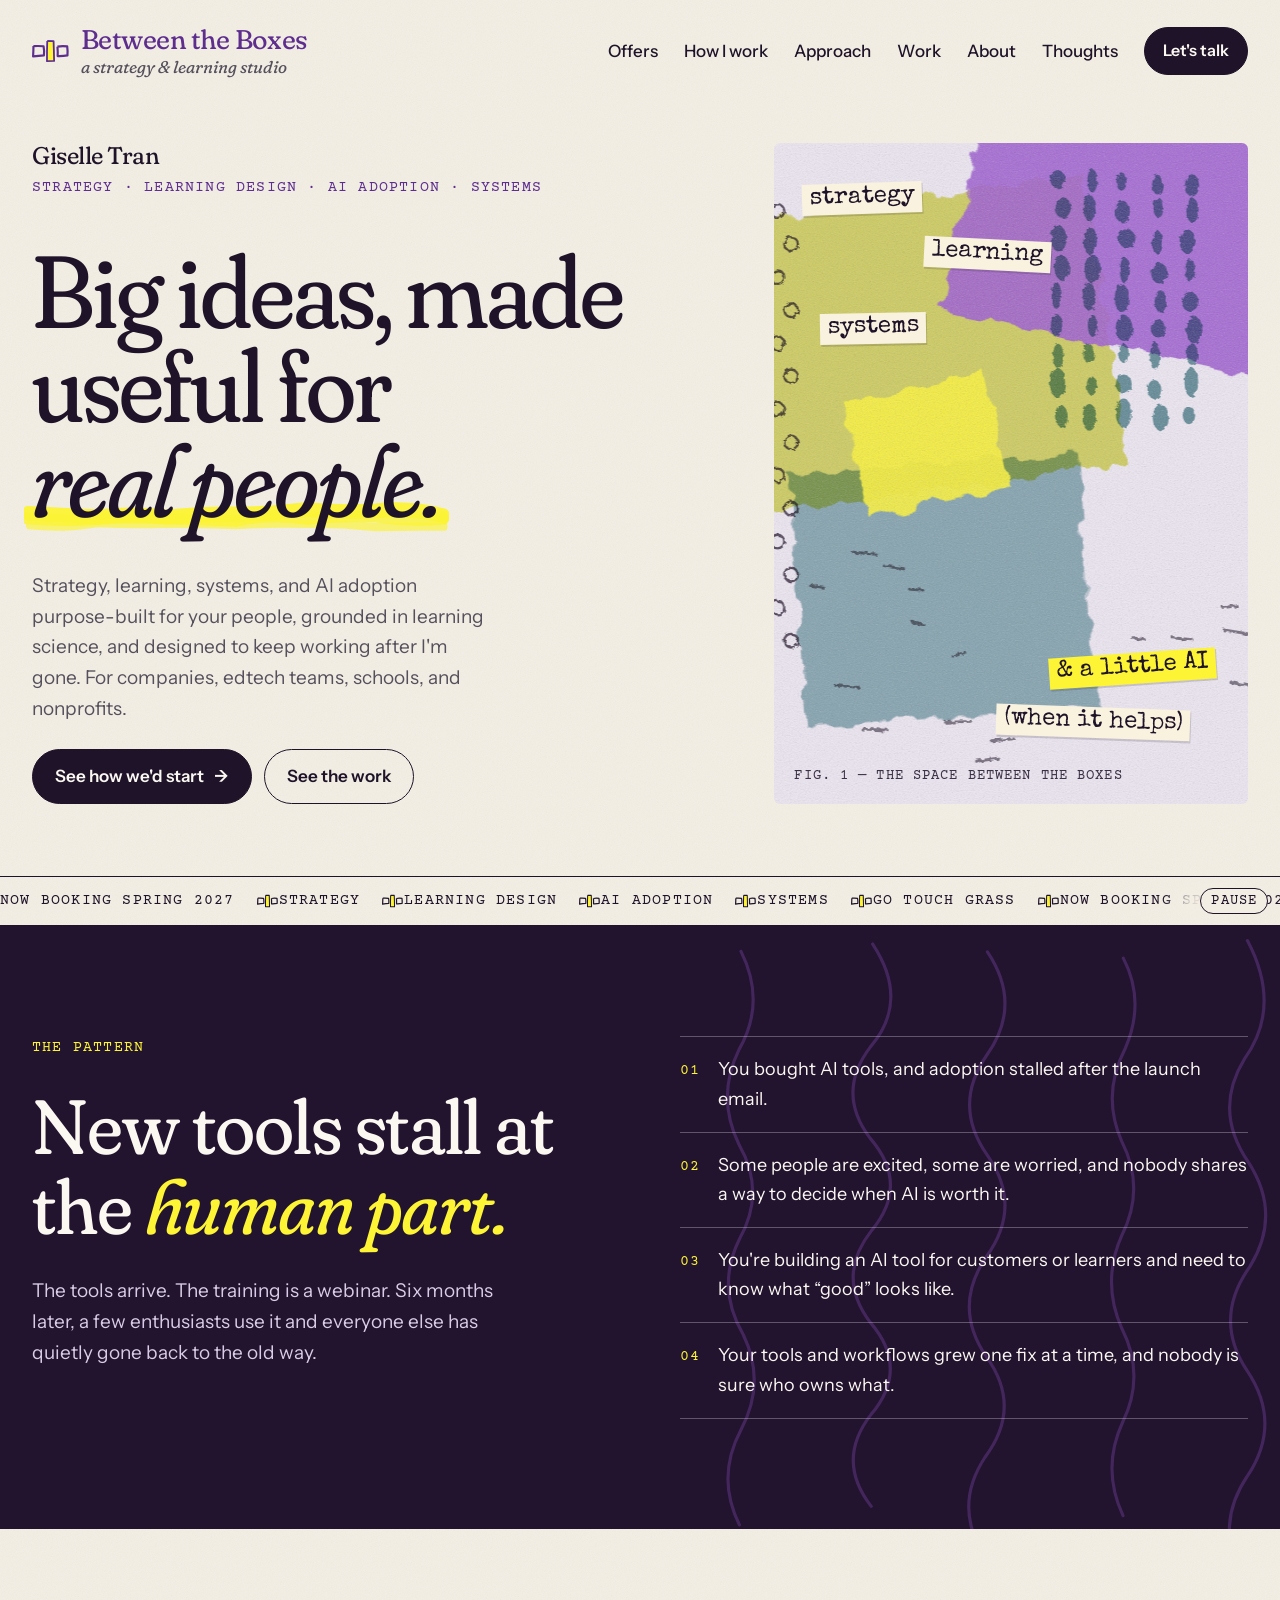
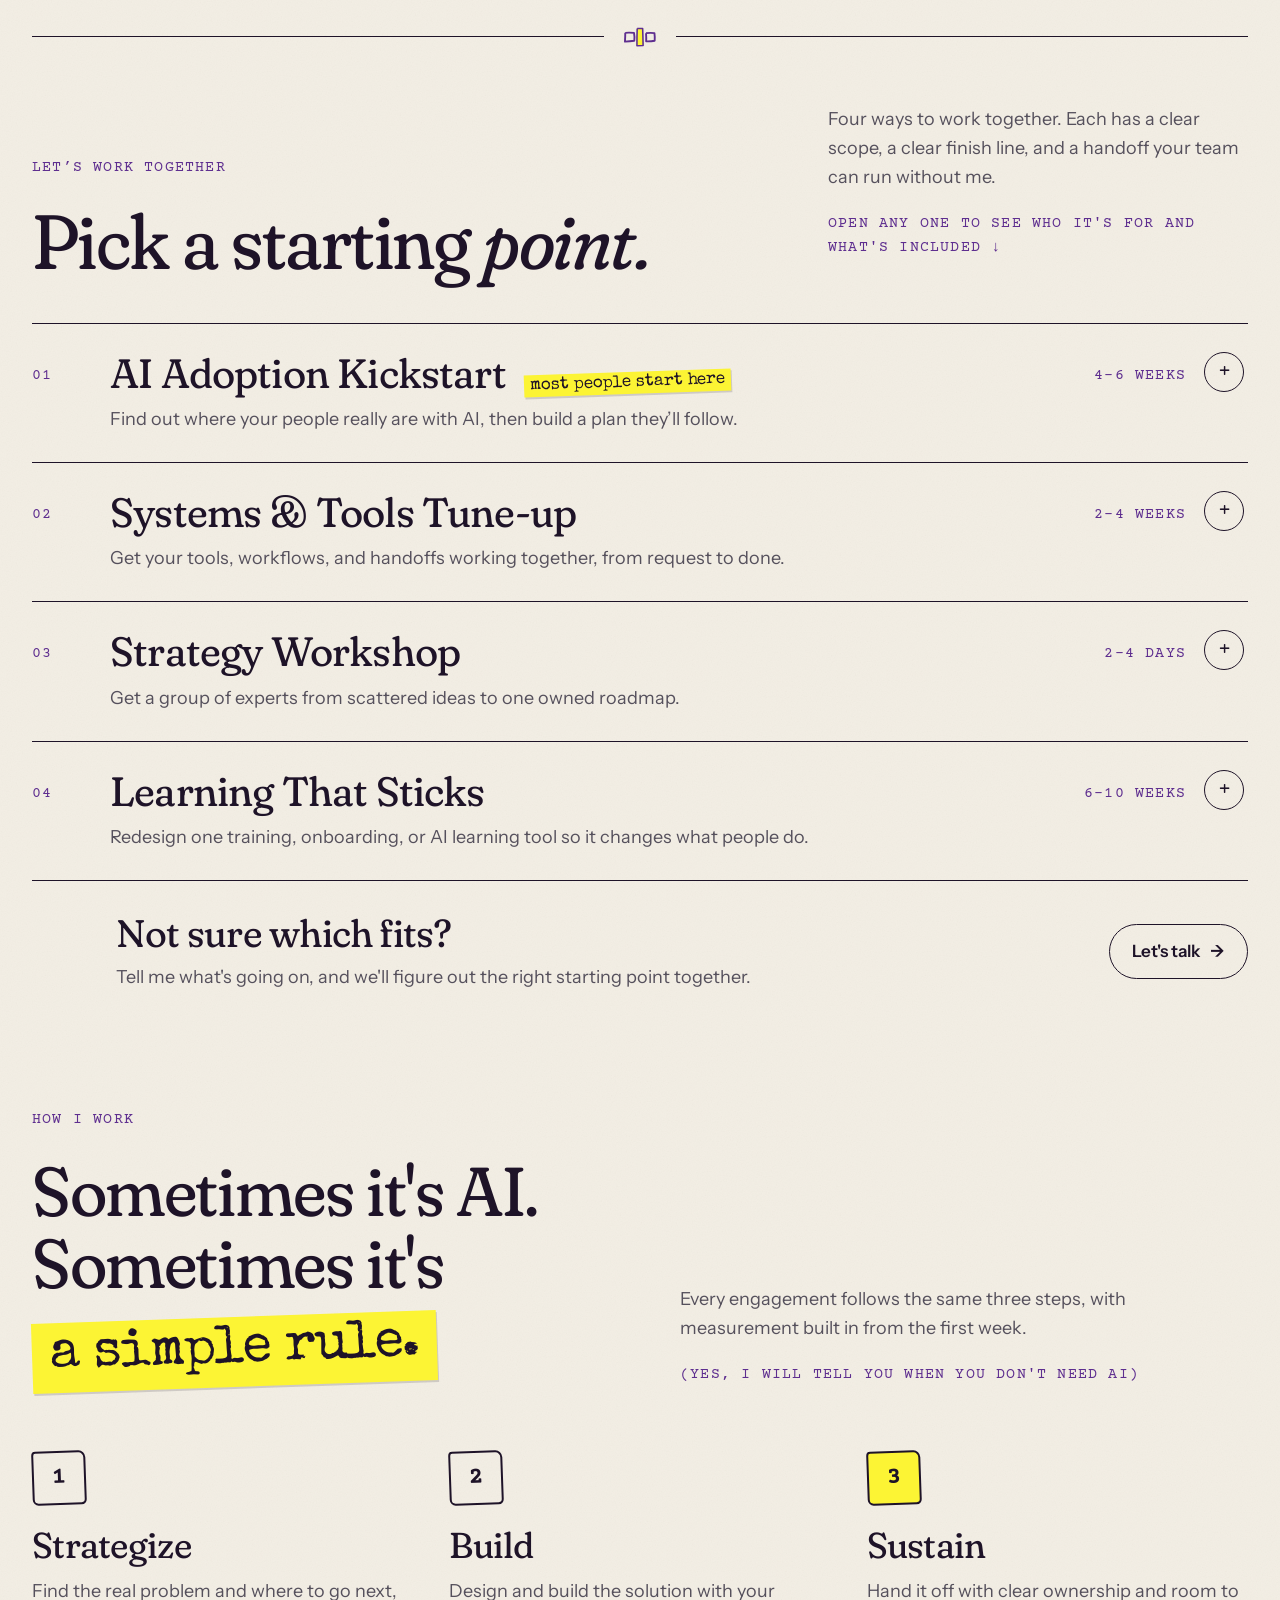
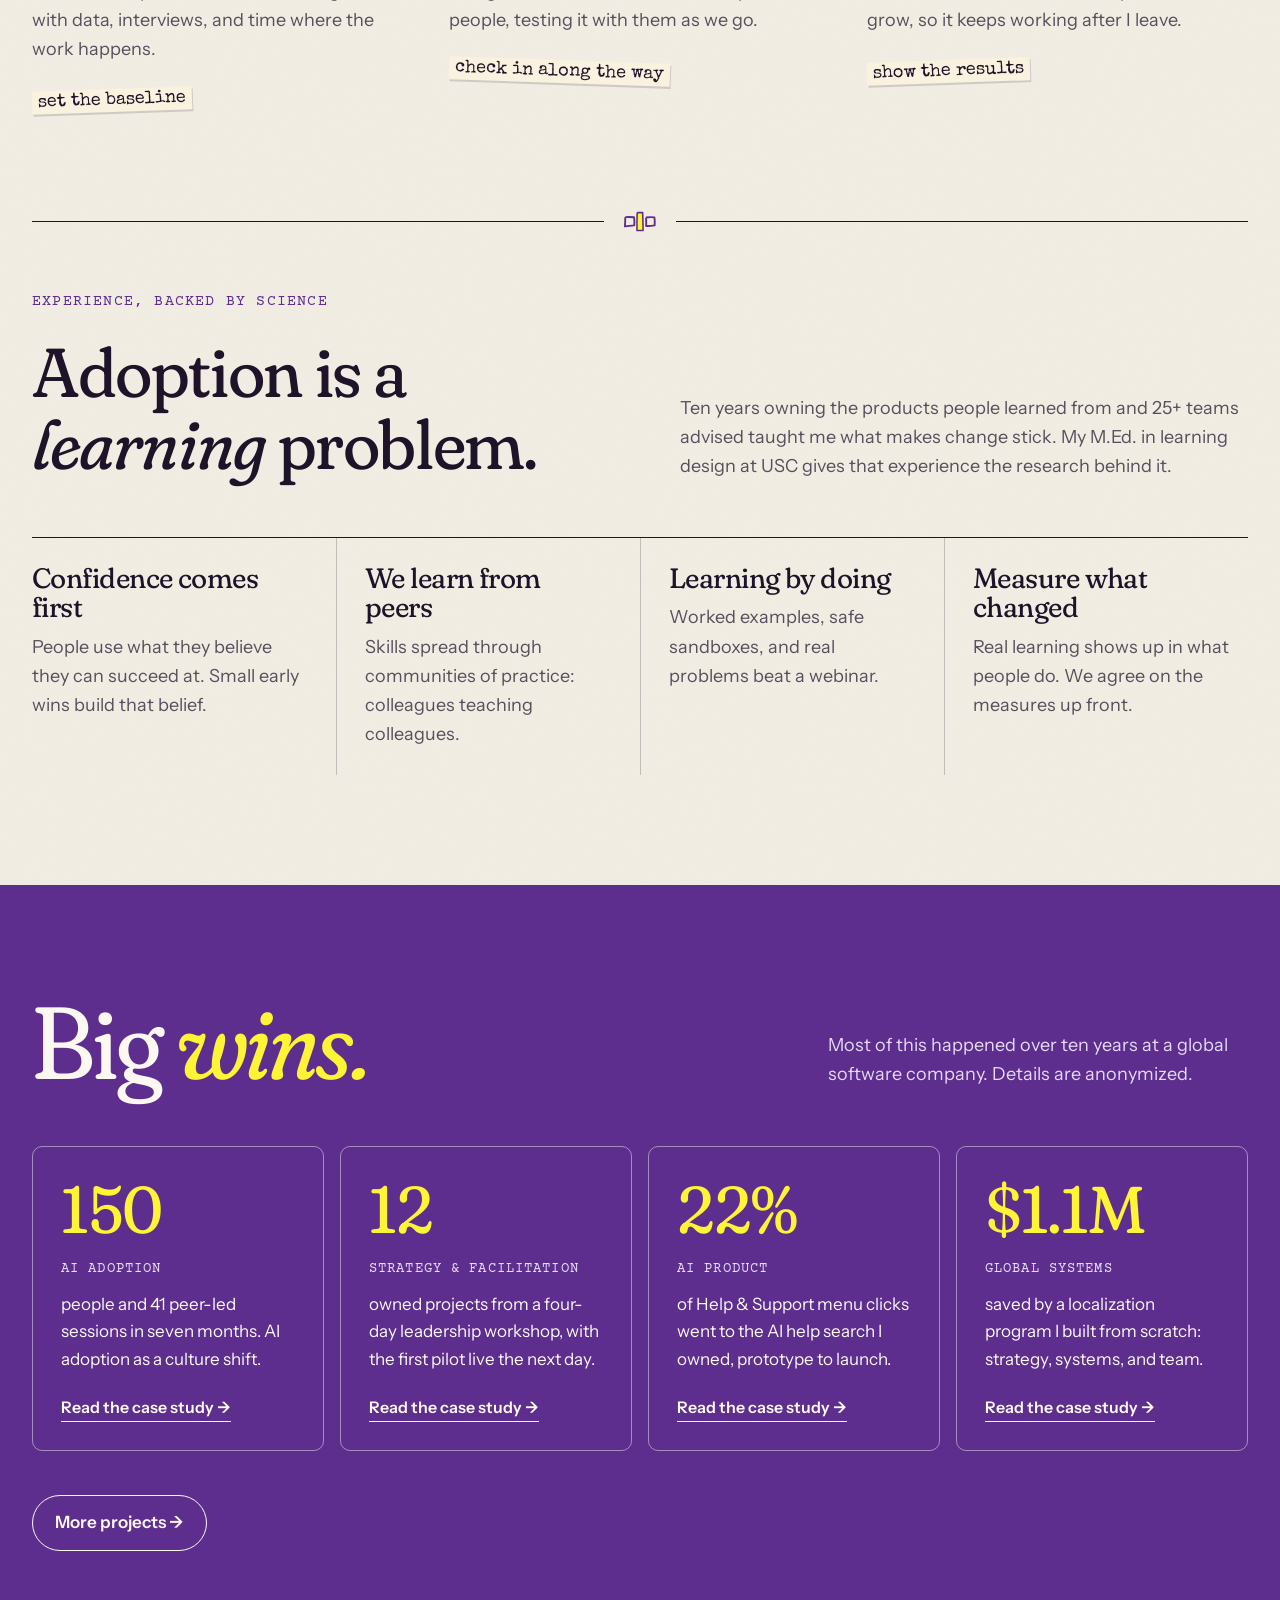
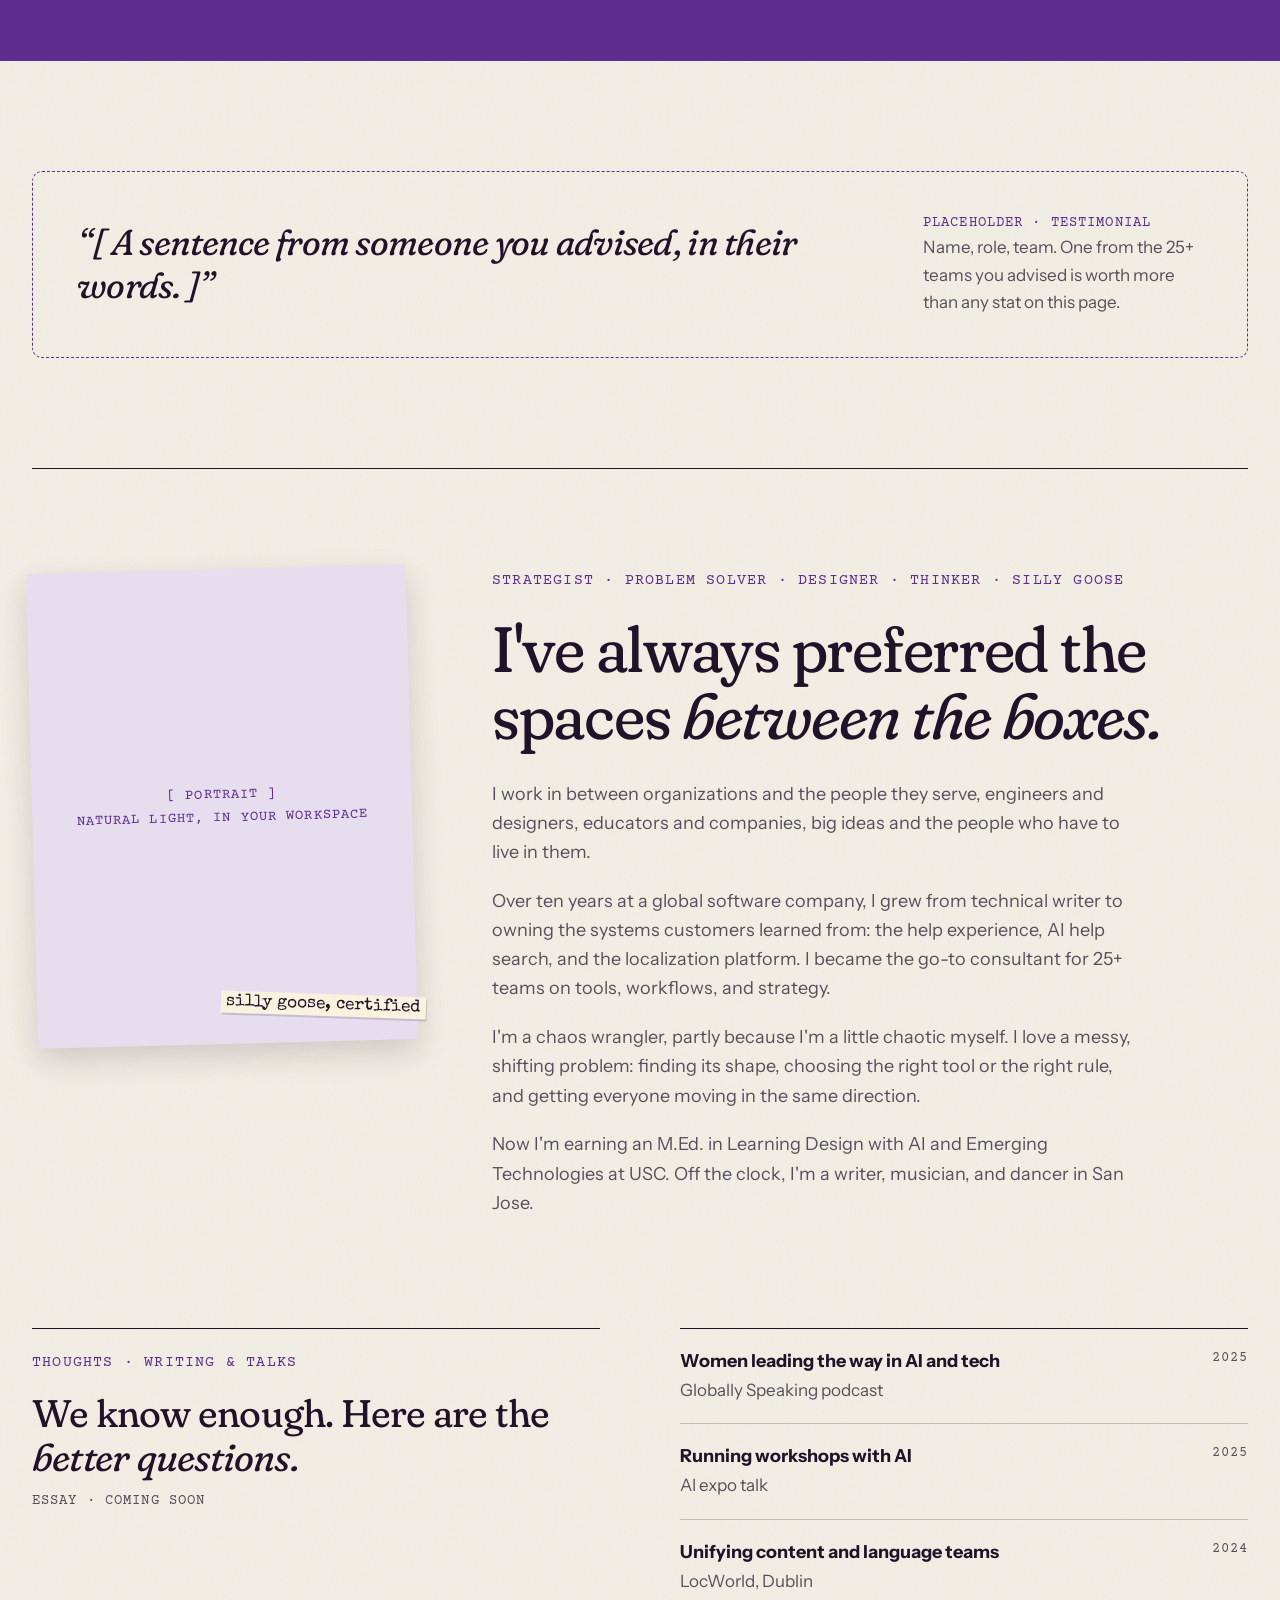
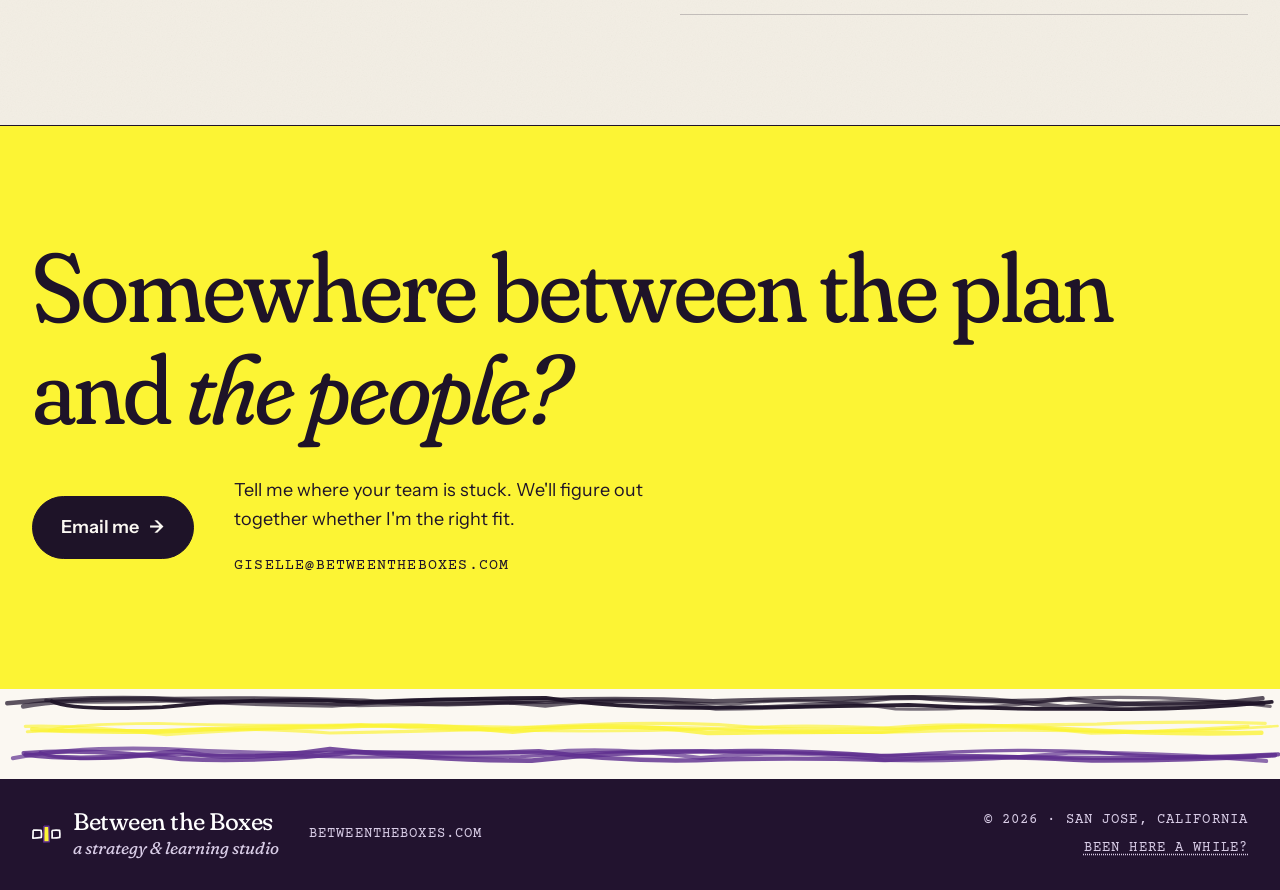
<file: index.html>
<!doctype html>
<html lang="en">
<head>
  <meta charset="utf-8">
  <meta name="viewport" content="width=device-width, initial-scale=1">
  <title>Between the Boxes · a strategy &amp; learning studio</title>
  <meta name="description" content="A strategy and learning studio by Giselle Tran: strategy, learning design, AI adoption, and systems purpose-built for your people.">
  <link rel="canonical" href="https://betweentheboxes.com/">
  <link rel="icon" href="assets/img/favicon.svg" type="image/svg+xml">
  <link rel="preconnect" href="https://fonts.googleapis.com">
  <link rel="preconnect" href="https://fonts.gstatic.com" crossorigin>
  <link rel="stylesheet" href="https://fonts.googleapis.com/css2?family=Fraunces:ital,opsz,wght,SOFT,WONK@0,9..144,300..800,0..100,0..1;1,9..144,300..800,0..100,0..1&amp;family=Instrument+Sans:wght@400;500;600&amp;family=Courier+Prime:wght@400;700&amp;family=Special+Elite&amp;display=swap">
  <link rel="stylesheet" href="assets/css/tokens.css">
  <link rel="stylesheet" href="assets/css/base.css">
  <link rel="stylesheet" href="assets/css/layout.css">
  <link rel="stylesheet" href="assets/css/components.css">
  <link rel="stylesheet" href="assets/css/home.css">
  <script src="assets/js/main.js" defer></script>
</head>
<body>

  <!-- ===== Header ===== -->
  <header class="site-header container">
    <a class="brand" href="#top">
      <img class="brand__mark" src="assets/img/logo-mark.svg" alt="" width="37" height="28">
      <span class="brand__text">
        <span class="brand__name">Between the Boxes</span>
        <span class="brand__tagline">a strategy &amp; learning studio</span>
      </span>
    </a>
    <nav class="site-nav" aria-label="Main">
      <a href="#offers">Offers</a>
      <a href="#how">How I work</a>
      <a href="#approach">Approach</a>
      <a href="#work">Work</a>
      <a href="#about">About</a>
      <a href="#thoughts">Thoughts</a>
      <a class="btn btn--solid btn--small" href="#contact">Let's talk</a>
    </nav>
  </header>

  <main id="top">

    <!-- ===== Hero ===== -->
    <section class="hero container">
      <div class="hero__main">
        <div>
          <p class="serif hero__name">Giselle Tran</p>
          <p class="label label--brand">Strategy · Learning design · AI adoption · Systems</p>
        </div>
        <h1 class="display-xl">Big ideas, made useful for <span class="scribble"><em>real people.</em></span></h1>
        <div class="hero__foot">
          <p class="hero__intro">Strategy, learning, systems, and AI adoption purpose-built for your people, grounded in learning science, and designed to keep working after I'm gone. For companies, edtech teams, schools, and nonprofits.</p>
          <div class="btn-row">
            <a class="btn btn--solid" href="#offers">See how we'd start <span aria-hidden="true">→</span></a>
            <a class="btn" href="#work">See the work</a>
          </div>
        </div>
      </div>
      <figure class="print-panel" aria-label="Collage-style print with the words strategy, learning, systems, and a little AI when it helps">
        <span class="strip print-panel__strip--1">strategy</span>
        <span class="strip print-panel__strip--2">learning</span>
        <span class="strip print-panel__strip--3">systems</span>
        <span class="strip strip--yellow print-panel__strip--4">&amp; a little AI</span>
        <span class="strip print-panel__strip--5">(when it helps)</span>
        <figcaption class="label label--small">fig. 1 — the space between the boxes</figcaption>
      </figure>
    </section>

    <!-- ===== Ticker ===== -->
    <div class="ticker label" aria-label="Now booking spring 2027">
      <div class="ticker__track">
        <span class="ticker__item">Now booking spring 2027 <img src="assets/img/logo-mark-ink.svg" alt="" width="21" height="16"></span>
        <span class="ticker__item">Strategy <img src="assets/img/logo-mark-ink.svg" alt="" width="21" height="16"></span>
        <span class="ticker__item">Learning design <img src="assets/img/logo-mark-ink.svg" alt="" width="21" height="16"></span>
        <span class="ticker__item">AI adoption <img src="assets/img/logo-mark-ink.svg" alt="" width="21" height="16"></span>
        <span class="ticker__item">Systems <img src="assets/img/logo-mark-ink.svg" alt="" width="21" height="16"></span>
        <span class="ticker__item">Go touch grass <img src="assets/img/logo-mark-ink.svg" alt="" width="21" height="16"></span>
      </div>
      <button class="ticker__toggle label label--small" type="button" aria-pressed="false">Pause</button>
    </div>

    <!-- ===== The pattern ===== -->
    <section class="pattern section--night section--pad">
      <div class="container split">
        <div>
          <p class="label label--yellow">The pattern</p>
          <h2 class="display-l pattern__title">New tools stall at the <em>human part.</em></h2>
          <p class="pattern__intro">The tools arrive. The training is a webinar. Six months later, a few enthusiasts use it and everyone else has quietly gone back to the old way.</p>
        </div>
        <ol class="pattern__list">
          <li><span class="label label--yellow">01</span>You bought AI tools, and adoption stalled after the launch email.</li>
          <li><span class="label label--yellow">02</span>Some people are excited, some are worried, and nobody shares a way to decide when AI is worth it.</li>
          <li><span class="label label--yellow">03</span>You're building an AI tool for customers or learners and need to know what “good” looks like.</li>
          <li><span class="label label--yellow">04</span>Your tools and workflows grew one fix at a time, and nobody is sure who owns what.</li>
        </ol>
      </div>
    </section>

    <div class="divider container" aria-hidden="true"><img src="assets/img/logo-mark.svg" alt=""></div>

    <!-- ===== Offers ===== -->
    <section id="offers" class="container">
      <div class="section-head">
        <div>
          <p class="label label--brand">Let’s work together</p>
          <h2 class="display-l">Pick a starting <em>point.</em></h2>
        </div>
        <div class="section-head__intro">
          <p class="muted">Four ways to work together. Each has a clear scope, a clear finish line, and a handoff your team can run without me.</p>
          <p class="label label--brand">Open any one to see who it's for and what's included ↓</p>
        </div>
      </div>
      <div class="offers">
        <details class="offer" id="offer-kickstart">
          <summary class="offer__summary">
            <span class="label offer__num">01</span>
            <span>
              <span class="serif offer__name">AI Adoption Kickstart</span> <span class="strip strip--yellow offer__badge">most people start here</span>
              <span class="offer__pitch">Find out where your people really are with AI, then build a plan they’ll follow.</span>
            </span>
            <span class="label offer__duration">4–6 weeks</span>
            <span class="toggle" aria-hidden="true">+</span>
          </summary>
          <div class="offer__body">
            <div>
              <h4 class="label label--brand label--small">Who it’s for</h4>
              <p>Leaders who bought AI tools and need people to actually use them.</p>
            </div>
            <div>
              <h4 class="label label--brand label--small">What we do together</h4>
              <ul>
              <li>Listening and a skills survey</li>
              <li>A hands-on workshop</li>
              <li>A 90-day roadmap with owners</li>
              <li>An “AI or automation?” guide</li>
              </ul>
            </div>
            <div>
              <h4 class="label label--brand label--small">You leave with</h4>
              <p>A 90-day roadmap with owners, and a team that knows where to start.</p>
            </div>
            <div class="offer__cta">
              <a class="btn btn--solid" href="mailto:giselle@betweentheboxes.com?subject=Let%27s%20talk%3A%20AI%20Adoption%20Kickstart">Let's talk about the Kickstart <span aria-hidden="true">→</span></a>
            </div>
          </div>
        </details>
        <details class="offer" id="offer-tuneup">
          <summary class="offer__summary">
            <span class="label offer__num">02</span>
            <span>
              <span class="serif offer__name">Systems &amp; Tools Tune-up</span>
              <span class="offer__pitch">Get your tools, workflows, and handoffs working together, from request to done.</span>
            </span>
            <span class="label offer__duration">2–4 weeks</span>
            <span class="toggle" aria-hidden="true">+</span>
          </summary>
          <div class="offer__body">
            <div>
              <h4 class="label label--brand label--small">Who it’s for</h4>
              <p>Teams whose tools, intake, and handoffs grew one fix at a time.</p>
            </div>
            <div>
              <h4 class="label label--brand label--small">What we do together</h4>
              <ul>
              <li>Tool and vendor evaluation</li>
              <li>A workflow map</li>
              <li>Intake, tracking, and ownership</li>
              <li>Keep, fix, or replace</li>
              </ul>
            </div>
            <div>
              <h4 class="label label--brand label--small">You leave with</h4>
              <p>A clear workflow, clear owners, and a keep / fix / replace plan.</p>
            </div>
            <div class="offer__cta">
              <a class="btn btn--solid" href="mailto:giselle@betweentheboxes.com?subject=Let%27s%20talk%3A%20Systems%20%26%20Tools%20Tune-up">Let's talk about the Tune-up <span aria-hidden="true">→</span></a>
            </div>
          </div>
        </details>
        <details class="offer" id="offer-workshop">
          <summary class="offer__summary">
            <span class="label offer__num">03</span>
            <span>
              <span class="serif offer__name">Strategy Workshop</span>
              <span class="offer__pitch">Get a group of experts from scattered ideas to one owned roadmap.</span>
            </span>
            <span class="label offer__duration">2–4 days</span>
            <span class="toggle" aria-hidden="true">+</span>
          </summary>
          <div class="offer__body">
            <div>
              <h4 class="label label--brand label--small">Who it’s for</h4>
              <p>Leadership teams with lots of ideas and no shared plan.</p>
            </div>
            <div>
              <h4 class="label label--brand label--small">What we do together</h4>
              <ul>
              <li>Pre-work</li>
              <li>Facilitation that adapts each day</li>
              <li>Prototypes in the room</li>
              <li>Owners and start dates</li>
              </ul>
            </div>
            <div>
              <h4 class="label label--brand label--small">You leave with</h4>
              <p>One owned roadmap, start dates, and a list of what you’ll stop doing.</p>
            </div>
            <div class="offer__cta">
              <a class="btn btn--solid" href="mailto:giselle@betweentheboxes.com?subject=Let%27s%20talk%3A%20Strategy%20Workshop">Let's talk about a Strategy Workshop <span aria-hidden="true">→</span></a>
            </div>
          </div>
        </details>
        <details class="offer" id="offer-learning">
          <summary class="offer__summary">
            <span class="label offer__num">04</span>
            <span>
              <span class="serif offer__name">Learning That Sticks</span>
              <span class="offer__pitch">Redesign one training, onboarding, or AI learning tool so it changes what people do.</span>
            </span>
            <span class="label offer__duration">6–10 weeks</span>
            <span class="toggle" aria-hidden="true">+</span>
          </summary>
          <div class="offer__body">
            <div>
              <h4 class="label label--brand label--small">Who it’s for</h4>
              <p>Teams with a training, onboarding, or AI learning tool that isn’t changing behavior.</p>
            </div>
            <div>
              <h4 class="label label--brand label--small">What we do together</h4>
              <ul>
              <li>A learning-science review</li>
              <li>A tested redesign</li>
              <li>A quality framework</li>
              <li>Before-and-after measures</li>
              </ul>
            </div>
            <div>
              <h4 class="label label--brand label--small">You leave with</h4>
              <p>A tested program and the measures to prove it worked.</p>
            </div>
            <div class="offer__cta">
              <a class="btn btn--solid" href="mailto:giselle@betweentheboxes.com?subject=Let%27s%20talk%3A%20Learning%20That%20Sticks">Let's talk about Learning That Sticks <span aria-hidden="true">→</span></a>
            </div>
          </div>
        </details>
      </div>
      <div class="not-sure">
        <p class="serif title-m">Not sure which fits?</p>
        <p class="muted">Tell me what's going on, and we'll figure out the right starting point together.</p>
        <a class="btn" href="#contact">Let's talk <span aria-hidden="true">→</span></a>
      </div>
    </section>

    <!-- ===== How I work ===== -->
    <section id="how" class="container section">
      <div class="split">
        <div>
          <p class="label label--brand eyebrow">How I work</p>
          <h2 class="display-l display-l--compact">Sometimes it's AI. Sometimes it's <span class="strip strip--yellow strip--inline">a simple rule.</span></h2>
        </div>
        <div class="split__end">
          <p class="muted">Every engagement follows the same three steps, with measurement built in from the first week.</p>
          <p class="label label--brand">(yes, I will tell you when you don't need AI)</p>
        </div>
      </div>
      <ol class="steps" role="list">
        <li class="step">
          <span class="step__box" aria-hidden="true">1</span>
          <h3 class="step__title">Strategize</h3>
          <p class="muted">Find the real problem and where to go next, with data, interviews, and time where the work happens.</p>
          <span class="strip">set the baseline</span>
        </li>
        <li class="step">
          <span class="step__box" aria-hidden="true">2</span>
          <h3 class="step__title">Build</h3>
          <p class="muted">Design and build the solution with your people, testing it with them as we go.</p>
          <span class="strip strip--tilt-right">check in along the way</span>
        </li>
        <li class="step">
          <span class="step__box" aria-hidden="true">3</span>
          <h3 class="step__title">Sustain</h3>
          <p class="muted">Hand it off with clear ownership and room to grow, so it keeps working after I leave.</p>
          <span class="strip">show the results</span>
        </li>
      </ol>
    </section>

    <div class="divider container" aria-hidden="true"><img src="assets/img/logo-mark.svg" alt=""></div>

    <!-- ===== Approach: experience, backed by science ===== -->
    <section id="approach" class="container section--end">
      <div class="split split--spaced">
        <div>
          <p class="label label--brand eyebrow">Experience, backed by science</p>
          <h2 class="display-l display-l--compact">Adoption is a <em>learning</em> problem.</h2>
        </div>
        <p class="muted split__end">Ten years owning the products people learned from and 25+ teams advised taught me what makes change stick. My M.Ed. in learning design at USC gives that experience the research behind it.</p>
      </div>
      <div class="principles">
        <div class="principle"><h3 class="principle__title">Confidence comes first</h3><p>People use what they believe they can succeed at. Small early wins build that belief.</p></div>
        <div class="principle"><h3 class="principle__title">We learn from peers</h3><p>Skills spread through communities of practice: colleagues teaching colleagues.</p></div>
        <div class="principle"><h3 class="principle__title">Learning by doing</h3><p>Worked examples, safe sandboxes, and real problems beat a webinar.</p></div>
        <div class="principle"><h3 class="principle__title">Measure what changed</h3><p>Real learning shows up in what people do. We agree on the measures up front.</p></div>
      </div>
    </section>

    <!-- ===== Big wins ===== -->
    <section id="work" class="section--deep section--pad">
      <div class="container">
        <div class="section-head section-head--spaced">
          <h2 class="display-xl wins__title">Big <em>wins.</em></h2>
          <p class="section-head__intro wins__intro">Most of this happened over ten years at a global software company. Details are anonymized.</p>
        </div>
        <div class="wins">
        <a class="win" href="case-studies/ai-transformation.html">
          <div>
            <p class="serif win__num">150</p>
            <p class="label">AI adoption</p>
            <p class="win__text">people and 41 peer-led sessions in seven months. AI adoption as a culture shift.</p>
          </div>
          <span class="win__go">Read the case study <span aria-hidden="true">→</span></span>
        </a>
        <a class="win" href="case-studies/workshop.html">
          <div>
            <p class="serif win__num">12</p>
            <p class="label">Strategy &amp; facilitation</p>
            <p class="win__text">owned projects from a four-day leadership workshop, with the first pilot live the next day.</p>
          </div>
          <span class="win__go">Read the case study <span aria-hidden="true">→</span></span>
        </a>
        <a class="win" href="case-studies/ai-help-search.html">
          <div>
            <p class="serif win__num">22%</p>
            <p class="label">AI product</p>
            <p class="win__text">of Help &amp; Support menu clicks went to the AI help search I owned, prototype to launch.</p>
          </div>
          <span class="win__go">Read the case study <span aria-hidden="true">→</span></span>
        </a>
        <a class="win" href="case-studies/localization.html">
          <div>
            <p class="serif win__num">$1.1M</p>
            <p class="label">Global systems</p>
            <p class="win__text">saved by a localization program I built from scratch: strategy, systems, and team.</p>
          </div>
          <span class="win__go">Read the case study <span aria-hidden="true">→</span></span>
        </a>
        </div>
        <div class="wins-more"><a class="btn btn--on-dark" href="projects.html">More projects →</a></div>
      </div>
    </section>

    <!-- ===== Testimonial (placeholder: replace with a real quote) ===== -->
    <section class="container section">
      <figure class="testimonial">
        <blockquote class="serif"><em>“[ A sentence from someone you advised, in their words. ]”</em></blockquote>
        <figcaption>
          <p class="label label--brand label--small">Placeholder · testimonial</p>
          <p class="muted small">Name, role, team. One from the 25+ teams you advised is worth more than any stat on this page.</p>
        </figcaption>
      </figure>
    </section>

    <!-- ===== About ===== -->
    <section id="about" class="about section">
      <div class="container">
        <div class="about__inner section--end">
        <figure class="portrait">
          <div class="portrait__frame">
            <!-- Replace with: <img src="assets/img/portrait.jpg" alt="Giselle Tran"> -->
            <p class="label label--brand label--small">[ portrait ]<br>natural light, in your workspace</p>
          </div>
          <span class="strip strip--tilt-right">silly goose, certified</span>
        </figure>
        <div class="about__text">
          <p class="label label--brand">Strategist · Problem solver · Designer · Thinker · Silly Goose</p>
          <h2 class="display-m">I've always preferred the spaces <em>between the boxes.</em></h2>
          <div class="about__body">
            <p>I work in between organizations and the people they serve, engineers and designers, educators and companies, big ideas and the people who have to live in them.</p>
            <p>Over ten years at a global software company, I grew from technical writer to owning the systems customers learned from: the help experience, AI help search, and the localization platform. I became the go-to consultant for 25+ teams on tools, workflows, and strategy.</p>
            <p>I'm a chaos wrangler, partly because I'm a little chaotic myself. I love a messy, shifting problem: finding its shape, choosing the right tool or the right rule, and getting everyone moving in the same direction.</p>
            <p>Now I'm earning an M.Ed. in Learning Design with AI and Emerging Technologies at USC. Off the clock, I'm a writer, musician, and dancer in San Jose.</p>
          </div>
        </div>
        </div>
      </div>
    </section>

    <!-- ===== Thoughts: writing and talks ===== -->
    <section id="thoughts" class="container section--end split">
      <div class="rule-top">
        <p class="label label--brand thoughts__label">Thoughts · writing &amp; talks</p>
        <p class="serif title-m">We know enough. Here are the <em>better questions.</em></p>
        <p class="label label--small muted thoughts__status">Essay · coming soon</p>
      </div>
      <ul class="talks rule-top">
        <li><span><strong>Women leading the way in AI and tech</strong><br><span class="muted small">Globally Speaking podcast</span></span><span class="label label--small muted">2025</span></li>
        <li><span><strong>Running workshops with AI</strong><br><span class="muted small">AI expo talk</span></span><span class="label label--small muted">2025</span></li>
        <li><span><strong>Unifying content and language teams</strong><br><span class="muted small">LocWorld, Dublin</span></span><span class="label label--small muted">2024</span></li>
      </ul>
    </section>

    <!-- ===== Contact: every "Let's talk" button lands here ===== -->
    <section id="contact" class="section--yellow section--pad">
      <div class="container">
        <h2 class="contact__title">Somewhere between the plan and <em>the people?</em></h2>
        <div class="contact__row">
          <a class="btn btn--solid btn--large" href="mailto:giselle@betweentheboxes.com?subject=Hello%20from%20betweentheboxes.com">Email me <span aria-hidden="true">→</span></a>
          <div class="contact__note">
            <p>Tell me where your team is stuck. We'll figure out together whether I'm the right fit.</p>
            <p class="label">giselle@betweentheboxes.com</p>
          </div>
        </div>
      </div>
    </section>

  </main>

  <!-- ===== Footer ===== -->
  <footer class="site-footer">
    <div class="site-footer__stripes" aria-hidden="true"></div>
    <div class="site-footer__inner container">
      <a class="brand" href="index.html">
        <img class="brand__mark" src="assets/img/logo-mark-light.svg" alt="" width="29" height="22">
        <span class="brand__text">
          <span class="brand__name">Between the Boxes</span>
          <span class="brand__tagline">a strategy &amp; learning studio</span>
        </span>
        <span class="label label--small site-footer__url">betweentheboxes.com</span>
      </a>
      <div class="site-footer__meta">
        <p class="label label--small">© 2026 · San Jose, California</p>
        <details class="egg">
          <summary>Been here a while?</summary>
          <div class="egg__card">
            <p class="label label--brand label--small">Agent 9 · The Grass Toucher</p>
            <p>Yo, go touch grass and come back tomorrow. The ideas will still be here. So will I.</p>
          </div>
        </details>
      </div>
    </div>
  </footer>

</body>
</html>
</file>
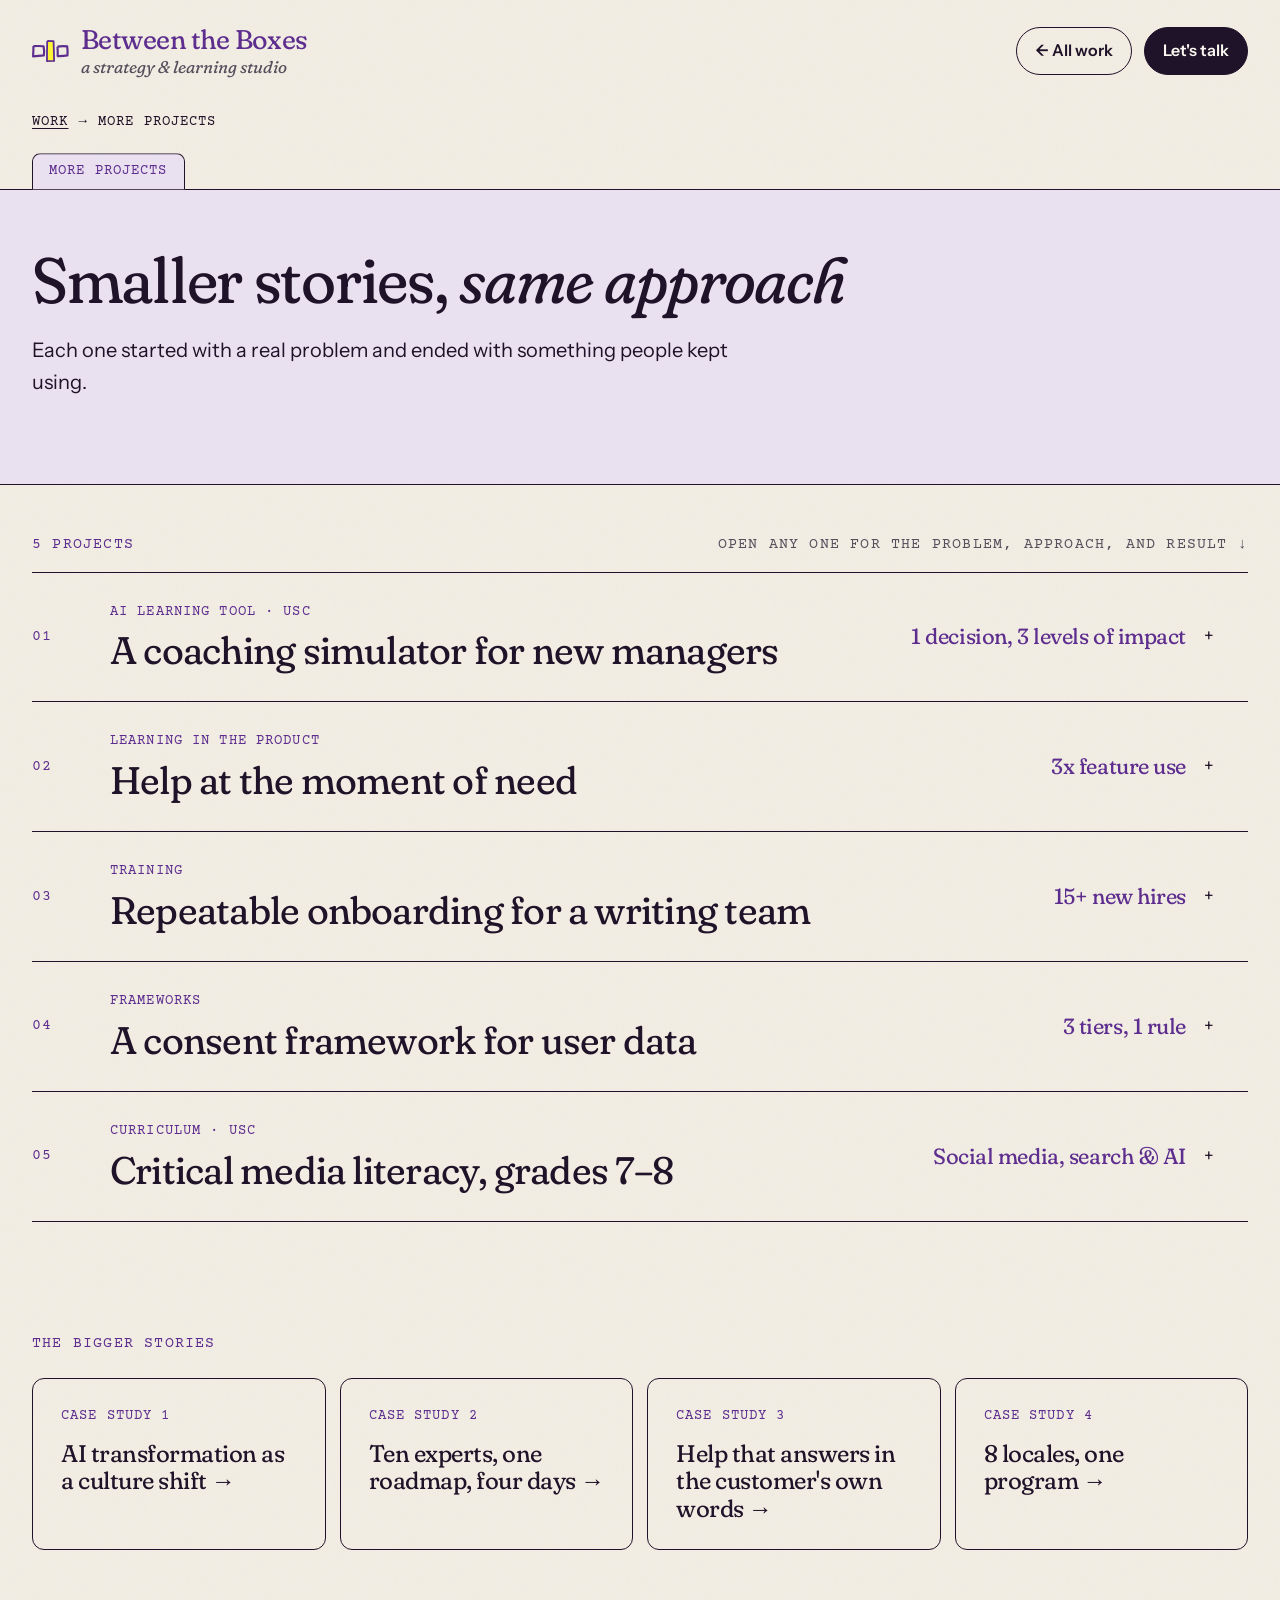
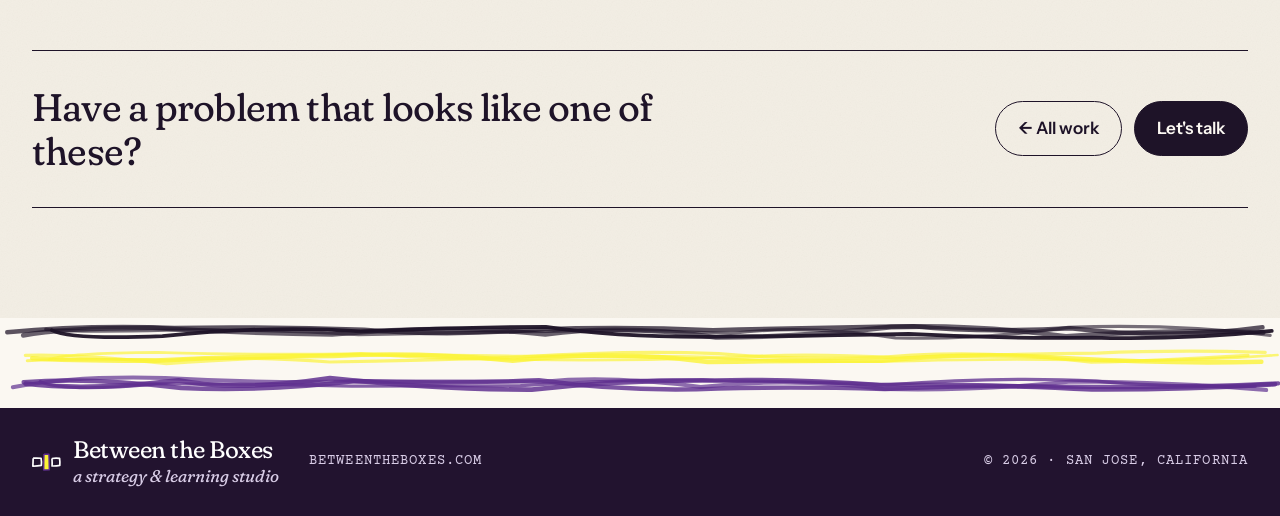
<file: projects.html>
<!doctype html>
<html lang="en">
<head>
  <meta charset="utf-8">
  <meta name="viewport" content="width=device-width, initial-scale=1">
  <title>More projects · Between the Boxes</title>
  <meta name="description" content="A strategy and learning studio by Giselle Tran: strategy, learning design, AI adoption, and systems purpose-built for your people.">
  <link rel="canonical" href="https://betweentheboxes.com/projects.html">
  <link rel="icon" href="assets/img/favicon.svg" type="image/svg+xml">
  <link rel="preconnect" href="https://fonts.googleapis.com">
  <link rel="preconnect" href="https://fonts.gstatic.com" crossorigin>
  <link rel="stylesheet" href="https://fonts.googleapis.com/css2?family=Fraunces:ital,opsz,wght,SOFT,WONK@0,9..144,300..800,0..100,0..1;1,9..144,300..800,0..100,0..1&amp;family=Instrument+Sans:wght@400;500;600&amp;family=Courier+Prime:wght@400;700&amp;family=Special+Elite&amp;display=swap">
  <link rel="stylesheet" href="assets/css/tokens.css">
  <link rel="stylesheet" href="assets/css/base.css">
  <link rel="stylesheet" href="assets/css/layout.css">
  <link rel="stylesheet" href="assets/css/components.css">
  <link rel="stylesheet" href="assets/css/case-study.css">
  <script src="assets/js/main.js" defer></script>
</head>
<body>

  <!-- ===== Header ===== -->
  <header class="site-header container">
    <a class="brand" href="index.html">
      <img class="brand__mark" src="assets/img/logo-mark.svg" alt="" width="37" height="28">
      <span class="brand__text">
        <span class="brand__name">Between the Boxes</span>
        <span class="brand__tagline">a strategy &amp; learning studio</span>
      </span>
    </a>
    <nav class="btn-row" aria-label="Main">
      <a class="btn btn--small" href="index.html#work">← All work</a>
      <a class="btn btn--solid btn--small" href="index.html#contact">Let's talk</a>
    </nav>
  </header>

  <main>

    <nav class="crumbs container label label--small" aria-label="Breadcrumb">
      <ol><li><a href="index.html#work">Work</a></li><li aria-current="page">More projects</li></ol>
    </nav>

    <section class="case-file" aria-labelledby="page-title">
      <p class="case-file__tab label label--brand label--small">More projects</p>
      <div class="case-file__main container">
        <h1 id="page-title" class="display-m">Smaller stories, <em>same approach</em></h1>
        <p class="lede">Each one started with a real problem and ended with something people kept using.</p>
      </div>
    </section>

    <section class="container list-section" aria-label="Projects">
      <div class="list-head">
        <p class="label label--brand">5 projects</p>
        <p class="label muted">Open any one for the problem, approach, and result ↓</p>
      </div>
      <div class="projects">
        <details class="project" id="project-1">
          <summary class="project__summary">
            <span class="label project__num">01</span>
            <span><span class="label project__tag">AI learning tool · USC</span><span class="serif project__name">A coaching simulator for new managers</span></span>
            <span class="serif project__headline">1 decision, 3 levels of impact</span>
            <span class="toggle" aria-hidden="true">+</span>
          </summary>
          <div class="project__body">
            <div><h3>Problem</h3><p>First-time managers can't see how one decision lands on the person, the team, and the business at the same time.</p></div>
            <div><h3>Approach</h3><p>An AI practice space with realistic personas, branching scenarios, and consequences shown at all three levels.</p></div>
            <div><h3>Result</h3><p>A working prototype, with a roadmap toward a fuller leadership practice ground.</p></div>
          </div>
        </details>
        <details class="project" id="project-2">
          <summary class="project__summary">
            <span class="label project__num">02</span>
            <span><span class="label project__tag">Learning in the product</span><span class="serif project__name">Help at the moment of need</span></span>
            <span class="serif project__headline">3x feature use</span>
            <span class="toggle" aria-hidden="true">+</span>
          </summary>
          <div class="project__body">
            <div><h3>Problem</h3><p>Customers missed useful features and opened support cases they didn't need to.</p></div>
            <div><h3>Approach</h3><p>An in-product messaging program: guidance where people work, a resource center, and a "hidden gems" spotlight on the product homepage.</p></div>
            <div><h3>Result</h3><p>One key feature tripled in use, with 20% fewer support cases than expected. In-app invites drove 2–3x more event sign-ups.</p></div>
          </div>
        </details>
        <details class="project" id="project-3">
          <summary class="project__summary">
            <span class="label project__num">03</span>
            <span><span class="label project__tag">Training</span><span class="serif project__name">Repeatable onboarding for a writing team</span></span>
            <span class="serif project__headline">15+ new hires</span>
            <span class="toggle" aria-hidden="true">+</span>
          </summary>
          <div class="project__body">
            <div><h3>Problem</h3><p>New technical writers had a lot of tools and workflows to learn at once, and training lived in different places.</p></div>
            <div><h3>Approach</h3><p>I built one onboarding path with a single source of truth for training: recorded walkthroughs and a safe practice copy of the real docs to learn on.</p></div>
            <div><h3>Result</h3><p>A repeatable process the tech writing team used for its next 15+ new hires, with one place to learn everything.</p></div>
          </div>
        </details>
        <details class="project" id="project-4">
          <summary class="project__summary">
            <span class="label project__num">04</span>
            <span><span class="label project__tag">Frameworks</span><span class="serif project__name">A consent framework for user data</span></span>
            <span class="serif project__headline">3 tiers, 1 rule</span>
            <span class="toggle" aria-hidden="true">+</span>
          </summary>
          <div class="project__body">
            <div><h3>Problem</h3><p>Growth teams wanted to use product data in new ways, and privacy rules differed by country.</p></div>
            <div><h3>Approach</h3><p>Three tiers that match each use of customer data to the consent it needs, country by country, with clear human and platform responsibilities.</p></div>
            <div><h3>Result</h3><p>If it stays in the product and serves the customer, it's covered. If it leaves for commercial use, consent comes first.</p></div>
          </div>
        </details>
        <details class="project" id="project-5">
          <summary class="project__summary">
            <span class="label project__num">05</span>
            <span><span class="label project__tag">Curriculum · USC</span><span class="serif project__name">Critical media literacy, grades 7–8</span></span>
            <span class="serif project__headline">Social media, search &amp; AI</span>
            <span class="toggle" aria-hidden="true">+</span>
          </summary>
          <div class="project__body">
            <div><h3>Problem</h3><p>Students meet social media, search, and AI every day, often without the tools to question what they see.</p></div>
            <div><h3>Approach</h3><p>A curriculum unit grounded in learning and motivation research, with adaptations for different classrooms.</p></div>
            <div><h3>Result</h3><p>A complete unit, ready to pilot with real students.</p></div>
          </div>
        </details>
      </div>
    </section>

    <section class="container section">
      <p class="label label--brand eyebrow">The bigger stories</p>
      <div class="link-card-row">
        <a class="link-card link-card--small" href="case-studies/ai-transformation.html">
          <p class="label label--brand label--small">Case study 1</p>
          <p class="serif link-card__title">AI transformation as a culture shift <span aria-hidden="true">→</span></p>
        </a>
        <a class="link-card link-card--small" href="case-studies/workshop.html">
          <p class="label label--brand label--small">Case study 2</p>
          <p class="serif link-card__title">Ten experts, one roadmap, four days <span aria-hidden="true">→</span></p>
        </a>
        <a class="link-card link-card--small" href="case-studies/ai-help-search.html">
          <p class="label label--brand label--small">Case study 3</p>
          <p class="serif link-card__title">Help that answers in the customer's own words <span aria-hidden="true">→</span></p>
        </a>
        <a class="link-card link-card--small" href="case-studies/localization.html">
          <p class="label label--brand label--small">Case study 4</p>
          <p class="serif link-card__title">8 locales, one program <span aria-hidden="true">→</span></p>
        </a>
      </div>
    </section>

    <section class="case-end container section--end">
      <div class="fit">
        <p class="serif title-m fit__text">Have a problem that looks like one of these?</p>
        <div class="btn-row">
          <a class="btn" href="index.html#work">← All work</a>
          <a class="btn btn--solid" href="index.html#contact">Let's talk</a>
        </div>
      </div>
    </section>

  </main>

  <!-- ===== Footer ===== -->
  <footer class="site-footer">
    <div class="site-footer__stripes" aria-hidden="true"></div>
    <div class="site-footer__inner container">
      <a class="brand" href="index.html">
        <img class="brand__mark" src="assets/img/logo-mark-light.svg" alt="" width="29" height="22">
        <span class="brand__text">
          <span class="brand__name">Between the Boxes</span>
          <span class="brand__tagline">a strategy &amp; learning studio</span>
        </span>
        <span class="label label--small site-footer__url">betweentheboxes.com</span>
      </a>
      <div class="site-footer__meta">
        <p class="label label--small">© 2026 · San Jose, California</p>
      </div>
    </div>
  </footer>

</body>
</html>
</file>
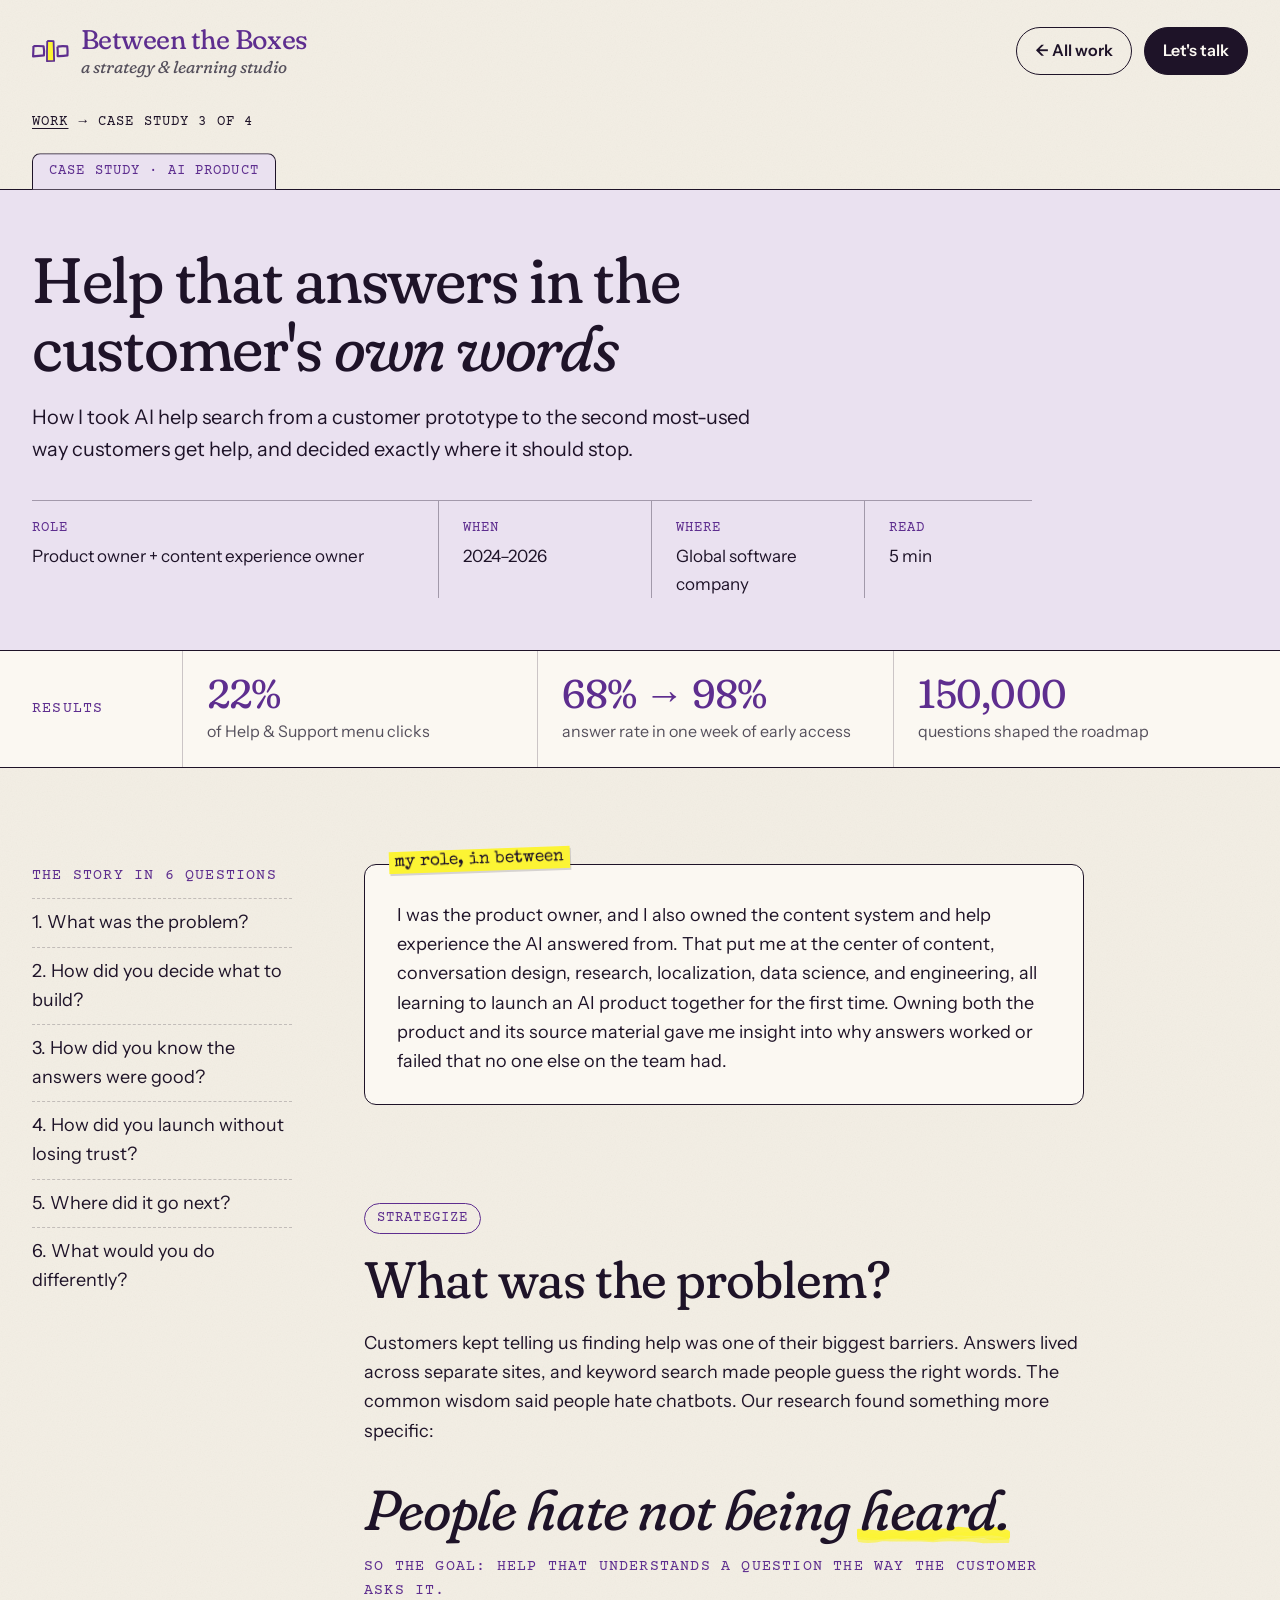
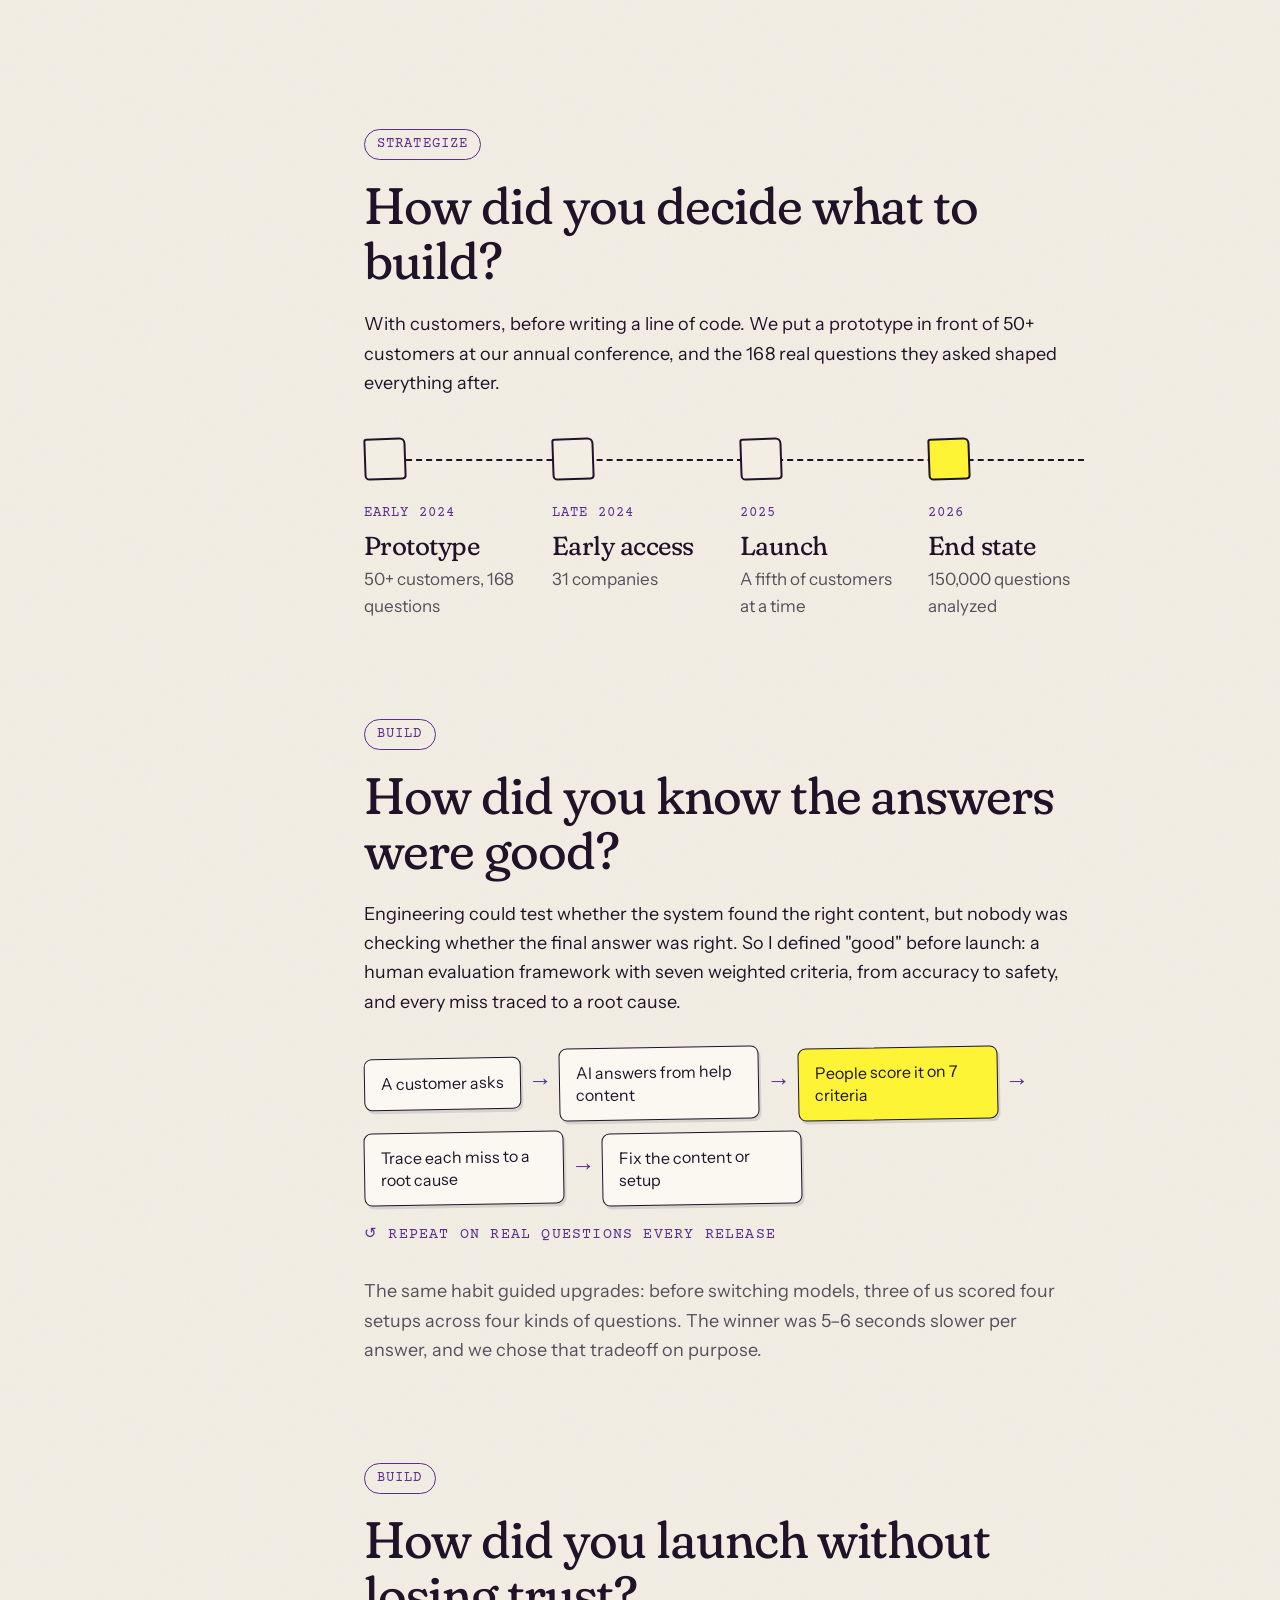
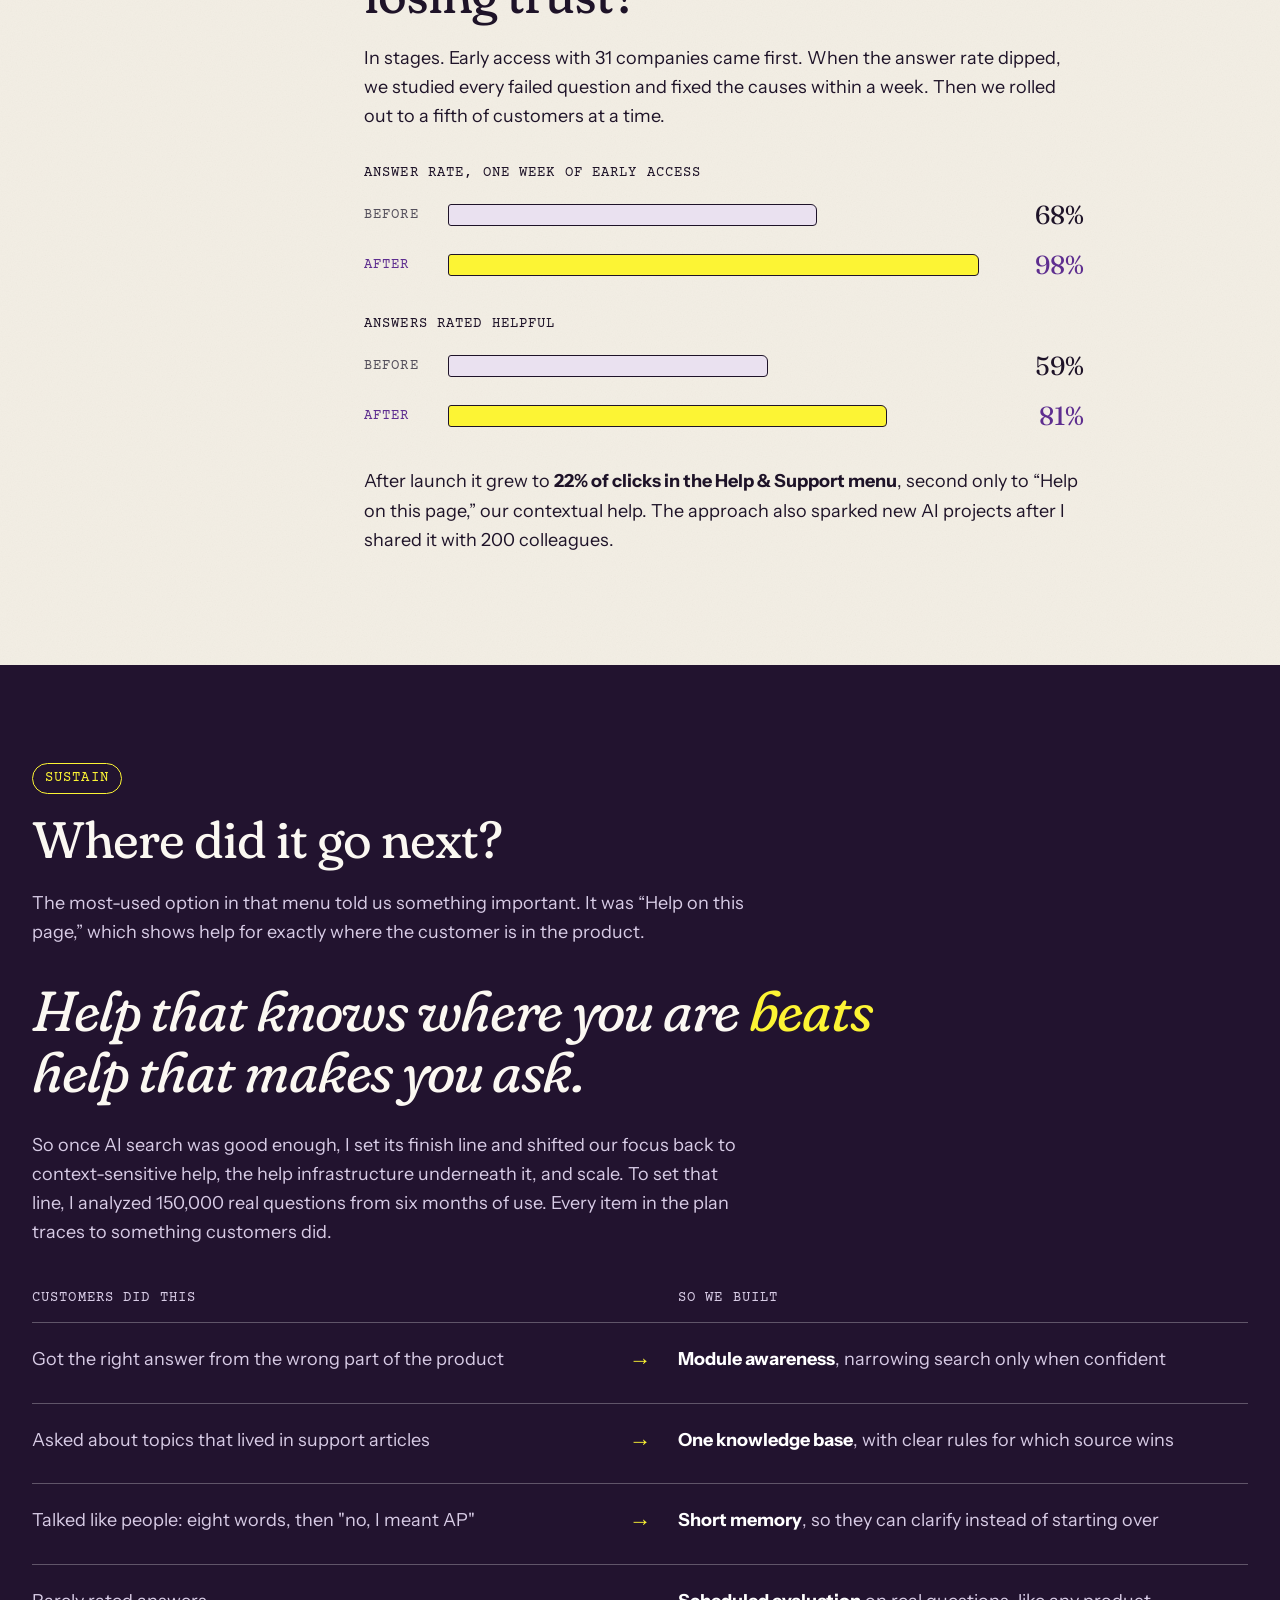
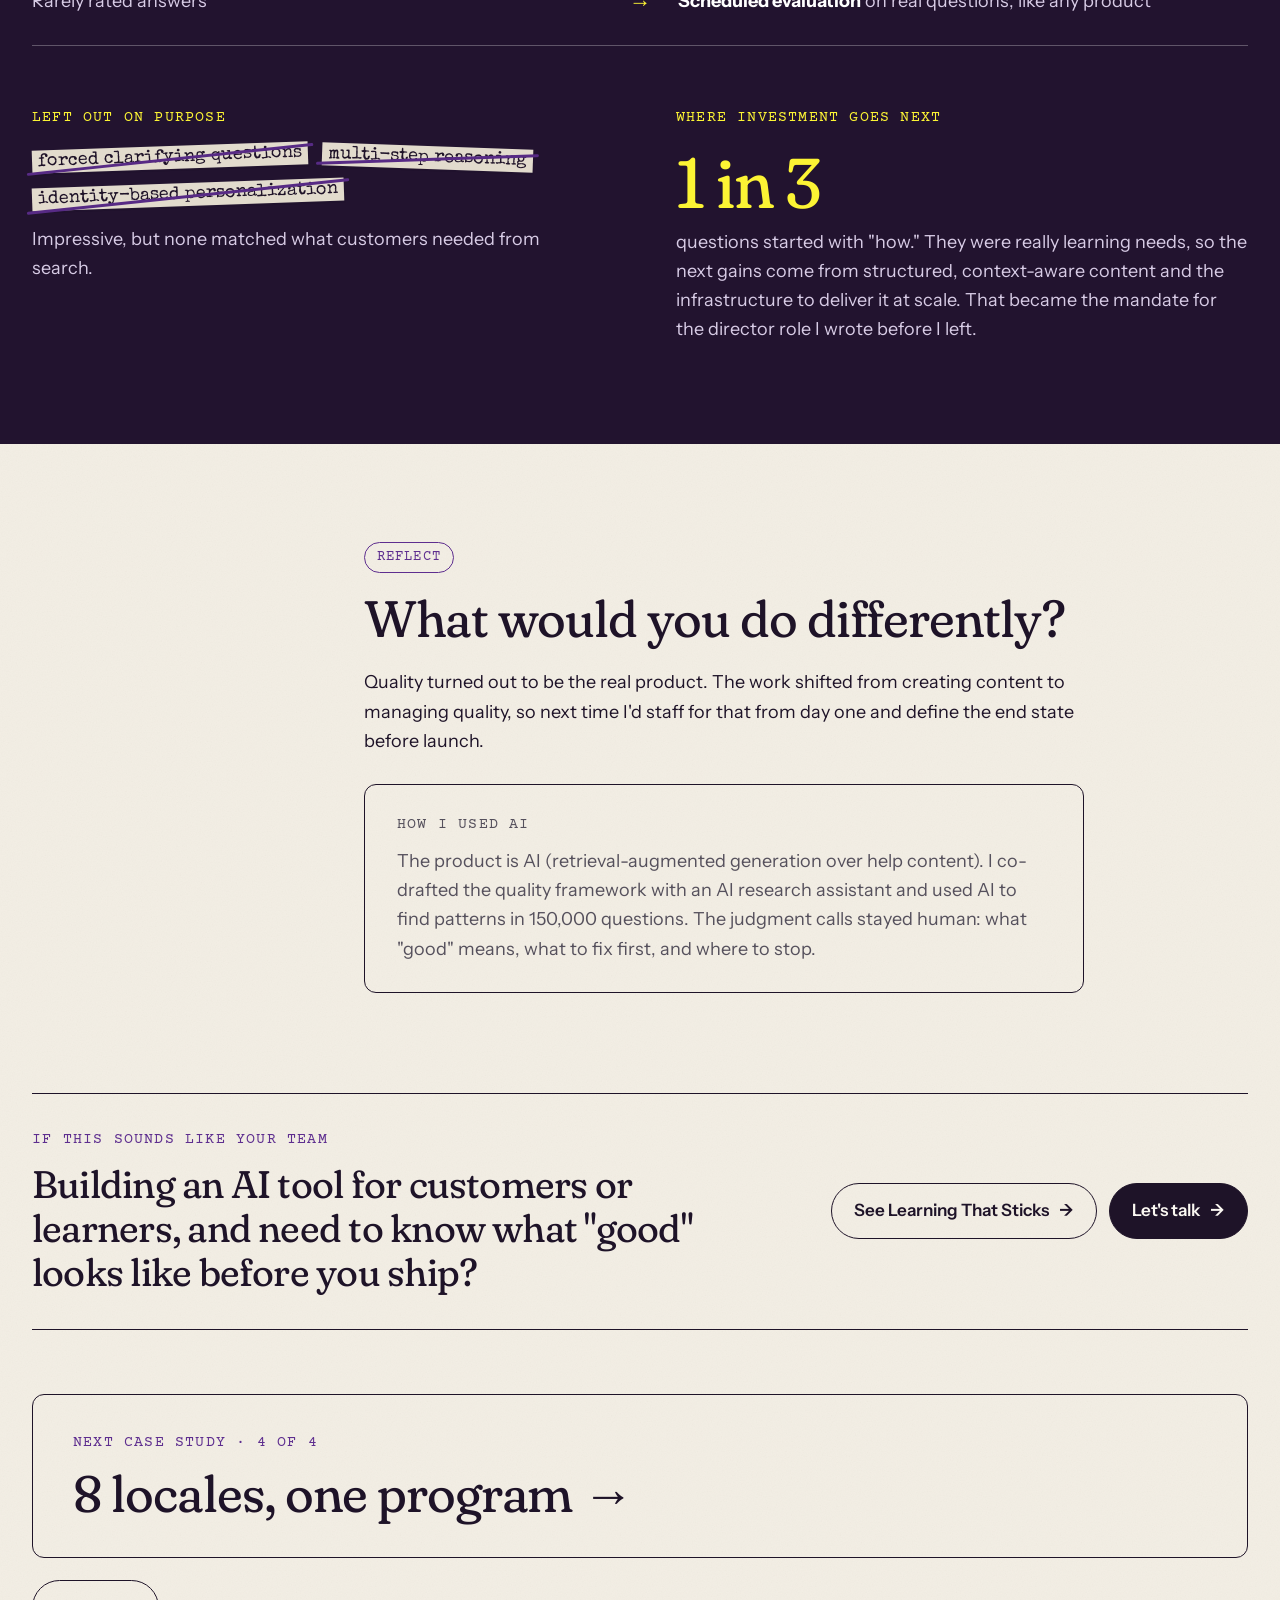
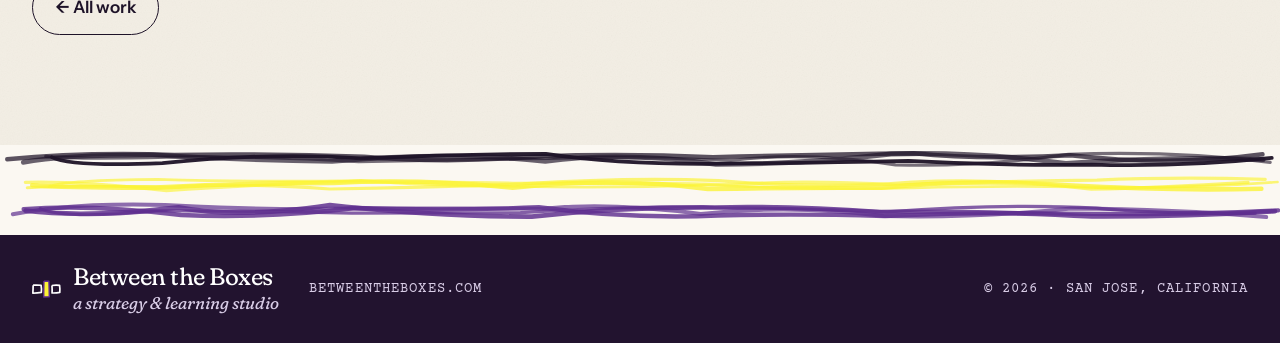
<file: case-studies/ai-help-search.html>
<!doctype html>
<html lang="en">
<head>
  <meta charset="utf-8">
  <meta name="viewport" content="width=device-width, initial-scale=1">
  <title>Help that answers in the customer's own words · Between the Boxes</title>
  <meta name="description" content="How I took AI help search from a customer prototype to the second most-used way customers get help, and decided exactly where it should stop.">
  <link rel="canonical" href="https://betweentheboxes.com/case-studies/ai-help-search.html">
  <link rel="icon" href="../assets/img/favicon.svg" type="image/svg+xml">
  <link rel="preconnect" href="https://fonts.googleapis.com">
  <link rel="preconnect" href="https://fonts.gstatic.com" crossorigin>
  <link rel="stylesheet" href="https://fonts.googleapis.com/css2?family=Fraunces:ital,opsz,wght,SOFT,WONK@0,9..144,300..800,0..100,0..1;1,9..144,300..800,0..100,0..1&amp;family=Instrument+Sans:wght@400;500;600&amp;family=Courier+Prime:wght@400;700&amp;family=Special+Elite&amp;display=swap">
  <link rel="stylesheet" href="../assets/css/tokens.css">
  <link rel="stylesheet" href="../assets/css/base.css">
  <link rel="stylesheet" href="../assets/css/layout.css">
  <link rel="stylesheet" href="../assets/css/components.css">
  <link rel="stylesheet" href="../assets/css/case-study.css">
  <script src="../assets/js/main.js" defer></script>
</head>
<body>

  <!-- ===== Header ===== -->
  <header class="site-header container">
    <a class="brand" href="../index.html">
      <img class="brand__mark" src="../assets/img/logo-mark.svg" alt="" width="37" height="28">
      <span class="brand__text">
        <span class="brand__name">Between the Boxes</span>
        <span class="brand__tagline">a strategy &amp; learning studio</span>
      </span>
    </a>
    <nav class="btn-row" aria-label="Main">
      <a class="btn btn--small" href="../index.html#work">← All work</a>
      <a class="btn btn--solid btn--small" href="../index.html#contact">Let's talk</a>
    </nav>
  </header>

  <main>

    <nav class="crumbs container label label--small" aria-label="Breadcrumb">
      <ol><li><a href="../index.html#work">Work</a></li><li aria-current="page">Case study 3 of 4</li></ol>
    </nav>

    <!-- ===== Case file: title, facts, results ===== -->
    <section class="case-file" aria-labelledby="case-title">
      <p class="case-file__tab label label--brand label--small">Case study · AI product</p>
      <div class="case-file__main container">
        <h1 id="case-title" class="display-m">Help that answers in the customer's <em>own words</em></h1>
        <p class="lede">How I took AI help search from a customer prototype to the second most-used way customers get help, and decided exactly where it should stop.</p>
        <dl class="facts">
            <div><dt class="label label--brand label--small">Role</dt><dd>Product owner + content experience owner</dd></div>
            <div><dt class="label label--brand label--small">When</dt><dd>2024–2026</dd></div>
            <div><dt class="label label--brand label--small">Where</dt><dd>Global software company</dd></div>
            <div><dt class="label label--brand label--small">Read</dt><dd>5 min</dd></div>
        </dl>
      </div>
      <div class="results">
        <div class="container">
          <p class="results__label label label--brand">Results</p>
        <div class="result"><p class="serif result__num">22%</p><p>of Help &amp; Support menu clicks</p></div>
        <div class="result"><p class="serif result__num">68% → 98%</p><p>answer rate in one week of early access</p></div>
        <div class="result"><p class="serif result__num">150,000</p><p>questions shaped the roadmap</p></div>
        </div>
      </div>
    </section>

    <!-- ===== The story ===== -->
    <div class="story container">
      <nav class="story__toc" aria-label="In this case study">
        <p class="label label--brand">The story in 6 questions</p>
        <ol>
            <li><a href="#q1">What was the problem?</a></li>
            <li><a href="#q2">How did you decide what to build?</a></li>
            <li><a href="#q3">How did you know the answers were good?</a></li>
            <li><a href="#q4">How did you launch without losing trust?</a></li>
            <li><a href="#q5">Where did it go next?</a></li>
            <li><a href="#q6">What would you do differently?</a></li>
        </ol>
      </nav>
      <div class="story__body">
        <aside class="role-note">
          <span class="strip strip--yellow">my role, in between</span>
          <p>I was the product owner, and I also owned the content system and help experience the AI answered from. That put me at the center of content, conversation design, research, localization, data science, and engineering, all learning to launch an AI product together for the first time. Owning both the product and its source material gave me insight into why answers worked or failed that no one else on the team had.</p>
        </aside>

        <section id="q1" class="question">
          <span class="phase">Strategize</span>
          <h2 class="title-l">What was the problem?</h2>
          <p>Customers kept telling us finding help was one of their biggest barriers. Answers lived across separate sites, and keyword search made people guess the right words. The common wisdom said people hate chatbots. Our research found something more specific:</p>
          <p class="pull">People hate not being <span class="scribble">heard.</span></p>
          <p class="label label--brand">So the goal: help that understands a question the way the customer asks it.</p>
        </section>
        <section id="q2" class="question">
          <span class="phase">Strategize</span>
          <h2 class="title-l">How did you decide what to build?</h2>
          <p>With customers, before writing a line of code. We put a prototype in front of 50+ customers at our annual conference, and the 168 real questions they asked shaped everything after.</p>
          <ol class="timeline">
            <li class="timeline__step"><p class="label label--brand label--small">Early 2024</p><h3 class="timeline__title">Prototype</h3><p class="timeline__text">50+ customers, 168 questions</p></li>
            <li class="timeline__step"><p class="label label--brand label--small">Late 2024</p><h3 class="timeline__title">Early access</h3><p class="timeline__text">31 companies</p></li>
            <li class="timeline__step"><p class="label label--brand label--small">2025</p><h3 class="timeline__title">Launch</h3><p class="timeline__text">A fifth of customers at a time</p></li>
            <li class="timeline__step"><p class="label label--brand label--small">2026</p><h3 class="timeline__title">End state</h3><p class="timeline__text">150,000 questions analyzed</p></li>
          </ol>
        </section>
        <section id="q3" class="question">
          <span class="phase">Build</span>
          <h2 class="title-l">How did you know the answers were good?</h2>
          <p>Engineering could test whether the system found the right content, but nobody was checking whether the final answer was right. So I defined "good" before launch: a human evaluation framework with seven weighted criteria, from accuracy to safety, and every miss traced to a root cause.</p>
          <div class="flow">
            <span class="flow__node">A customer asks</span><span class="flow__arrow" aria-hidden="true">→</span>
            <span class="flow__node">AI answers from help content</span><span class="flow__arrow" aria-hidden="true">→</span>
            <span class="flow__node flow__node--highlight">People score it on 7 criteria</span><span class="flow__arrow" aria-hidden="true">→</span>
            <span class="flow__node">Trace each miss to a root cause</span><span class="flow__arrow" aria-hidden="true">→</span>
            <span class="flow__node">Fix the content or setup</span>
            <p class="label label--brand flow__loop">↺ Repeat on real questions every release</p>
          </div>
          <p class="muted">The same habit guided upgrades: before switching models, three of us scored four setups across four kinds of questions. The winner was 5–6 seconds slower per answer, and we chose that tradeoff on purpose.</p>
        </section>
        <section id="q4" class="question">
          <span class="phase">Build</span>
          <h2 class="title-l">How did you launch without losing trust?</h2>
          <p>In stages. Early access with 31 companies came first. When the answer rate dipped, we studied every failed question and fixed the causes within a week. Then we rolled out to a fifth of customers at a time.</p>
          <div class="bars">
            <div class="bars__group">
              <p class="label label--small">Answer rate, one week of early access</p>
              <div class="bars__row"><span class="label label--small">Before</span><span class="bars__track"><span class="bars__fill" style="--value:68%"></span></span><span class="bars__value">68%</span></div>
              <div class="bars__row bars__row--after"><span class="label label--small">After</span><span class="bars__track"><span class="bars__fill" style="--value:98%"></span></span><span class="bars__value">98%</span></div>
            </div>
            <div class="bars__group">
              <p class="label label--small">Answers rated helpful</p>
              <div class="bars__row"><span class="label label--small">Before</span><span class="bars__track"><span class="bars__fill" style="--value:59%"></span></span><span class="bars__value">59%</span></div>
              <div class="bars__row bars__row--after"><span class="label label--small">After</span><span class="bars__track"><span class="bars__fill" style="--value:81%"></span></span><span class="bars__value">81%</span></div>
            </div>
          </div>
          <p>After launch it grew to <strong>22% of clicks in the Help &amp; Support menu</strong>, second only to “Help on this page,” our contextual help. The approach also sparked new AI projects after I shared it with 200 colleagues.</p>
        </section>
      </div>
    </div>

    <!-- ===== Where did it go next? (dark section) ===== -->
    <section id="q5" class="question question--dark section--night">
      <div class="container">
        <span class="phase">Sustain</span>
        <h2 class="title-l measure">Where did it go next?</h2>
        <p class="measure">The most-used option in that menu told us something important. It was “Help on this page,” which shows help for exactly where the customer is in the product.</p>
        <p class="pull">Help that knows where you are <em>beats</em> help that makes you ask.</p>
        <p class="measure">So once AI search was good enough, I set its finish line and shifted our focus back to context-sensitive help, the help infrastructure underneath it, and scale. To set that line, I analyzed 150,000 real questions from six months of use. Every item in the plan traces to something customers did.</p>
        <div class="map">
          <div class="map__head"><p class="label label--small">Customers did this</p><span></span><p class="label label--small">So we built</p></div>
          <div class="map__row"><p>Got the right answer from the wrong part of the product</p><span class="map__arrow" aria-hidden="true">→</span><p><strong>Module awareness</strong>, narrowing search only when confident</p></div>
          <div class="map__row"><p>Asked about topics that lived in support articles</p><span class="map__arrow" aria-hidden="true">→</span><p><strong>One knowledge base</strong>, with clear rules for which source wins</p></div>
          <div class="map__row"><p>Talked like people: eight words, then "no, I meant AP"</p><span class="map__arrow" aria-hidden="true">→</span><p><strong>Short memory</strong>, so they can clarify instead of starting over</p></div>
          <div class="map__row"><p>Rarely rated answers</p><span class="map__arrow" aria-hidden="true">→</span><p><strong>Scheduled evaluation</strong> on real questions, like any product</p></div>
        </div>
        <div class="split-dark">
          <div>
            <p class="label label--yellow">Left out on purpose</p>
            <div class="struck-list"><span class="strip strip--struck">forced clarifying questions</span><span class="strip strip--struck strip--tilt-right">multi-step reasoning</span><span class="strip strip--struck">identity-based personalization</span></div>
            <p>Impressive, but none matched what customers needed from search.</p>
          </div>
          <div>
            <p class="label label--yellow">Where investment goes next</p>
            <p class="serif big-num">1 in 3</p>
            <p>questions started with "how." They were really learning needs, so the next gains come from structured, context-aware content and the infrastructure to deliver it at scale. That became the mandate for the director role I wrote before I left.</p>
          </div>
        </div>
      </div>
    </section>

    <div class="story container">
      <div class="story__spacer" aria-hidden="true"></div>
      <div class="story__body">

        <section id="q6" class="question">
          <span class="phase">Reflect</span>
          <h2 class="title-l">What would you do differently?</h2>
          <p>Quality turned out to be the real product. The work shifted from creating content to managing quality, so next time I'd staff for that from day one and define the end state before launch.</p>
        </section>
        <aside class="note-box">
          <p class="label label--brand">How I used AI</p>
          <p>The product is AI (retrieval-augmented generation over help content). I co-drafted the quality framework with an AI research assistant and used AI to find patterns in 150,000 questions. The judgment calls stayed human: what "good" means, what to fix first, and where to stop.</p>
        </aside>
      </div>
    </div>

    <!-- ===== Next steps ===== -->
    <section class="case-end container">
      <div class="fit">
        <div class="fit__text">
          <p class="label label--brand">If this sounds like your team</p>
          <p class="serif title-m">Building an AI tool for customers or learners, and need to know what "good" looks like before you ship?</p>
        </div>
        <div class="btn-row">
          <a class="btn" href="../index.html#offer-learning">See Learning That Sticks <span aria-hidden="true">→</span></a>
          <a class="btn btn--solid" href="mailto:giselle@betweentheboxes.com?subject=Let%27s%20talk%3A%20Learning%20That%20Sticks">Let's talk <span aria-hidden="true">→</span></a>
        </div>
      </div>
    </section>

    <section class="case-next container">
      <a class="link-card" href="localization.html">
        <p class="label label--brand">Next case study · 4 of 4</p>
        <p class="serif link-card__title">8 locales, one program <span aria-hidden="true">→</span></p>
      </a>
      <div class="btn-row"><a class="btn" href="../index.html#work">← All work</a></div>
    </section>

  </main>

  <!-- ===== Footer ===== -->
  <footer class="site-footer">
    <div class="site-footer__stripes" aria-hidden="true"></div>
    <div class="site-footer__inner container">
      <a class="brand" href="../index.html">
        <img class="brand__mark" src="../assets/img/logo-mark-light.svg" alt="" width="29" height="22">
        <span class="brand__text">
          <span class="brand__name">Between the Boxes</span>
          <span class="brand__tagline">a strategy &amp; learning studio</span>
        </span>
        <span class="label label--small site-footer__url">betweentheboxes.com</span>
      </a>
      <div class="site-footer__meta">
        <p class="label label--small">© 2026 · San Jose, California</p>
      </div>
    </div>
  </footer>

</body>
</html>
</file>
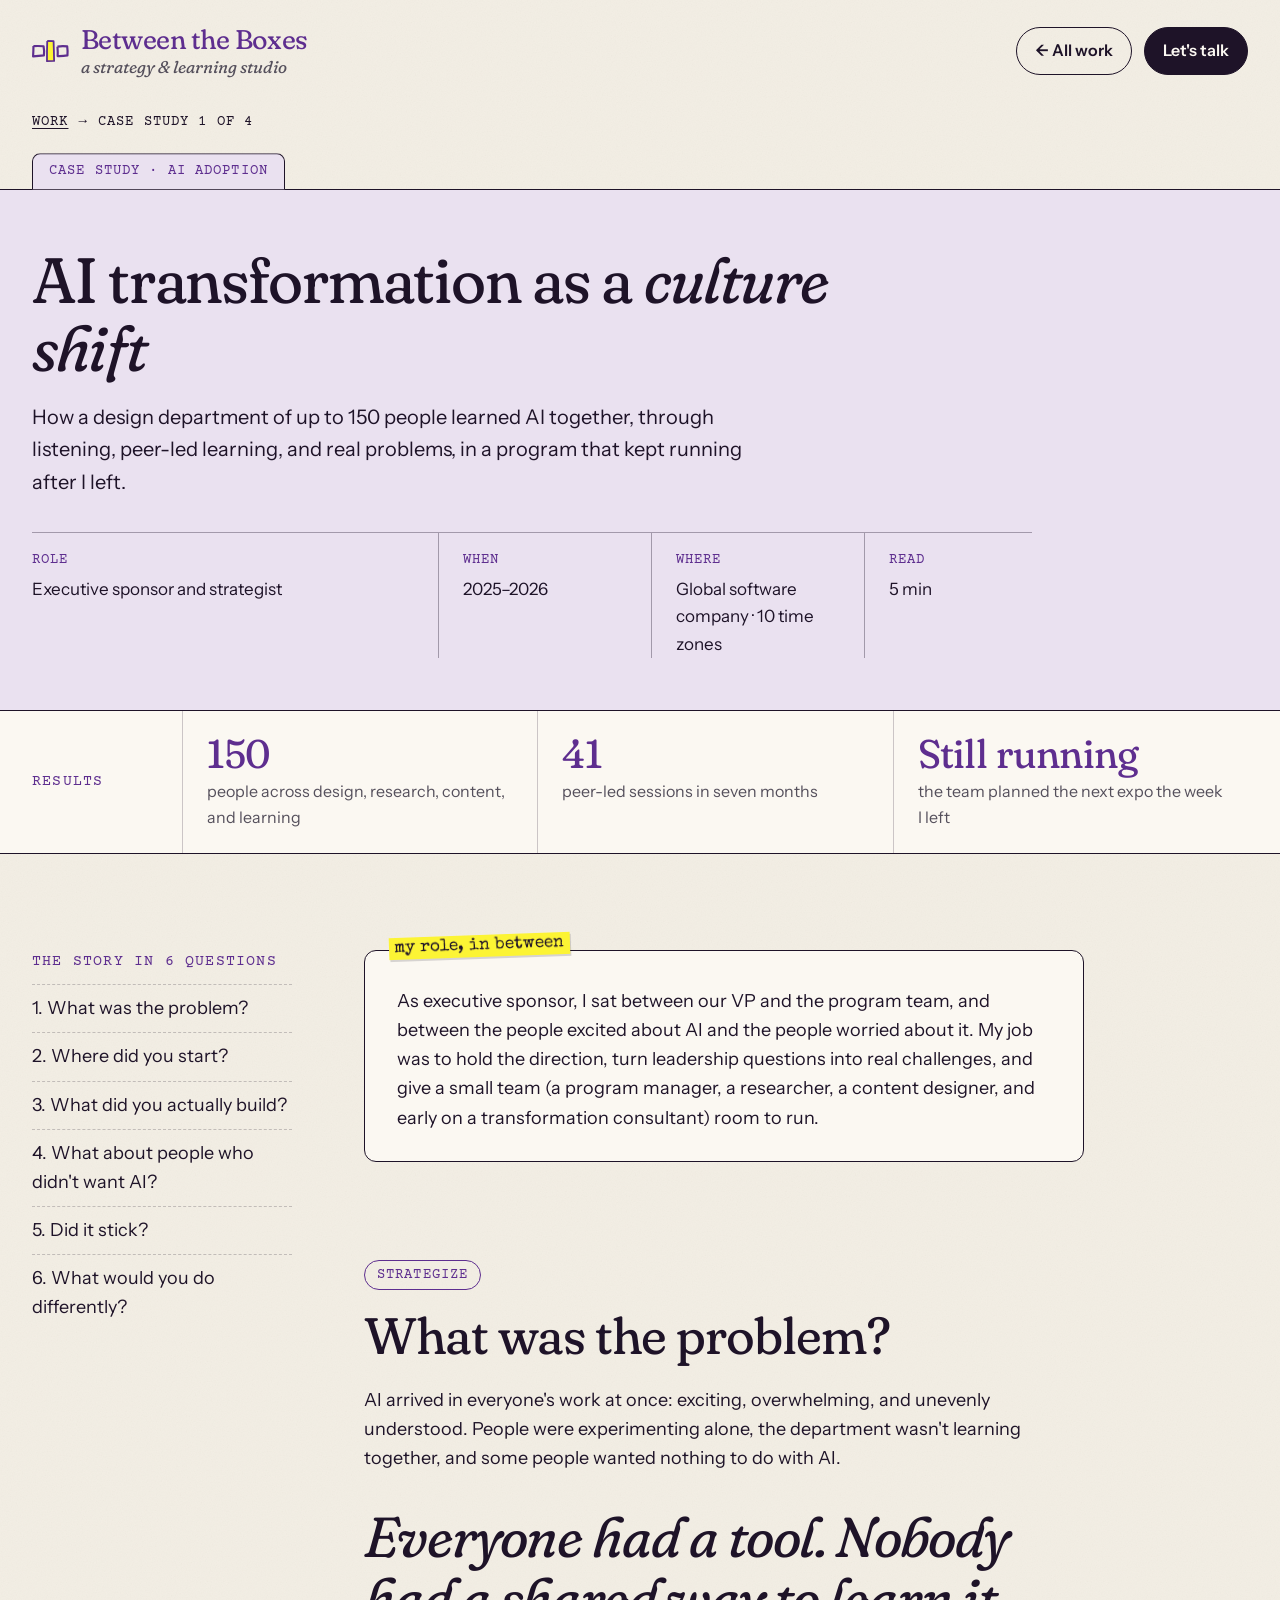
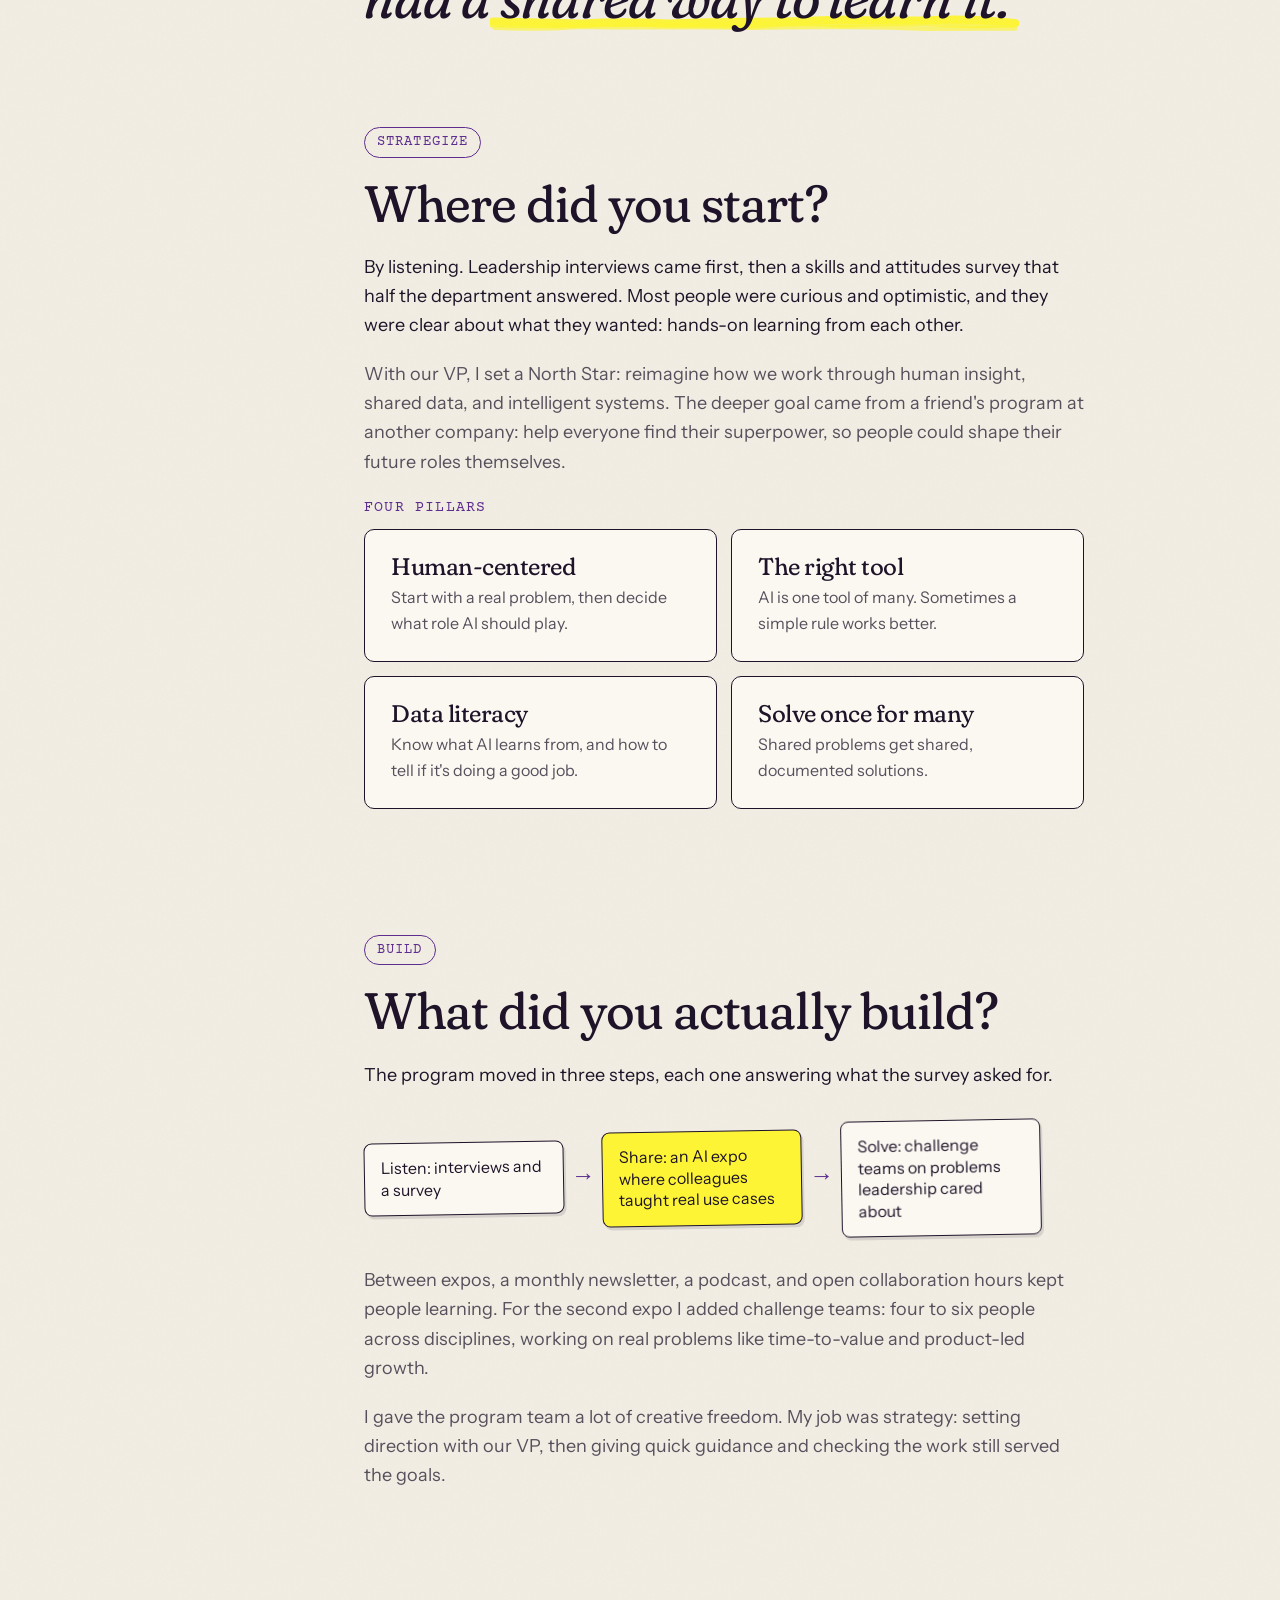
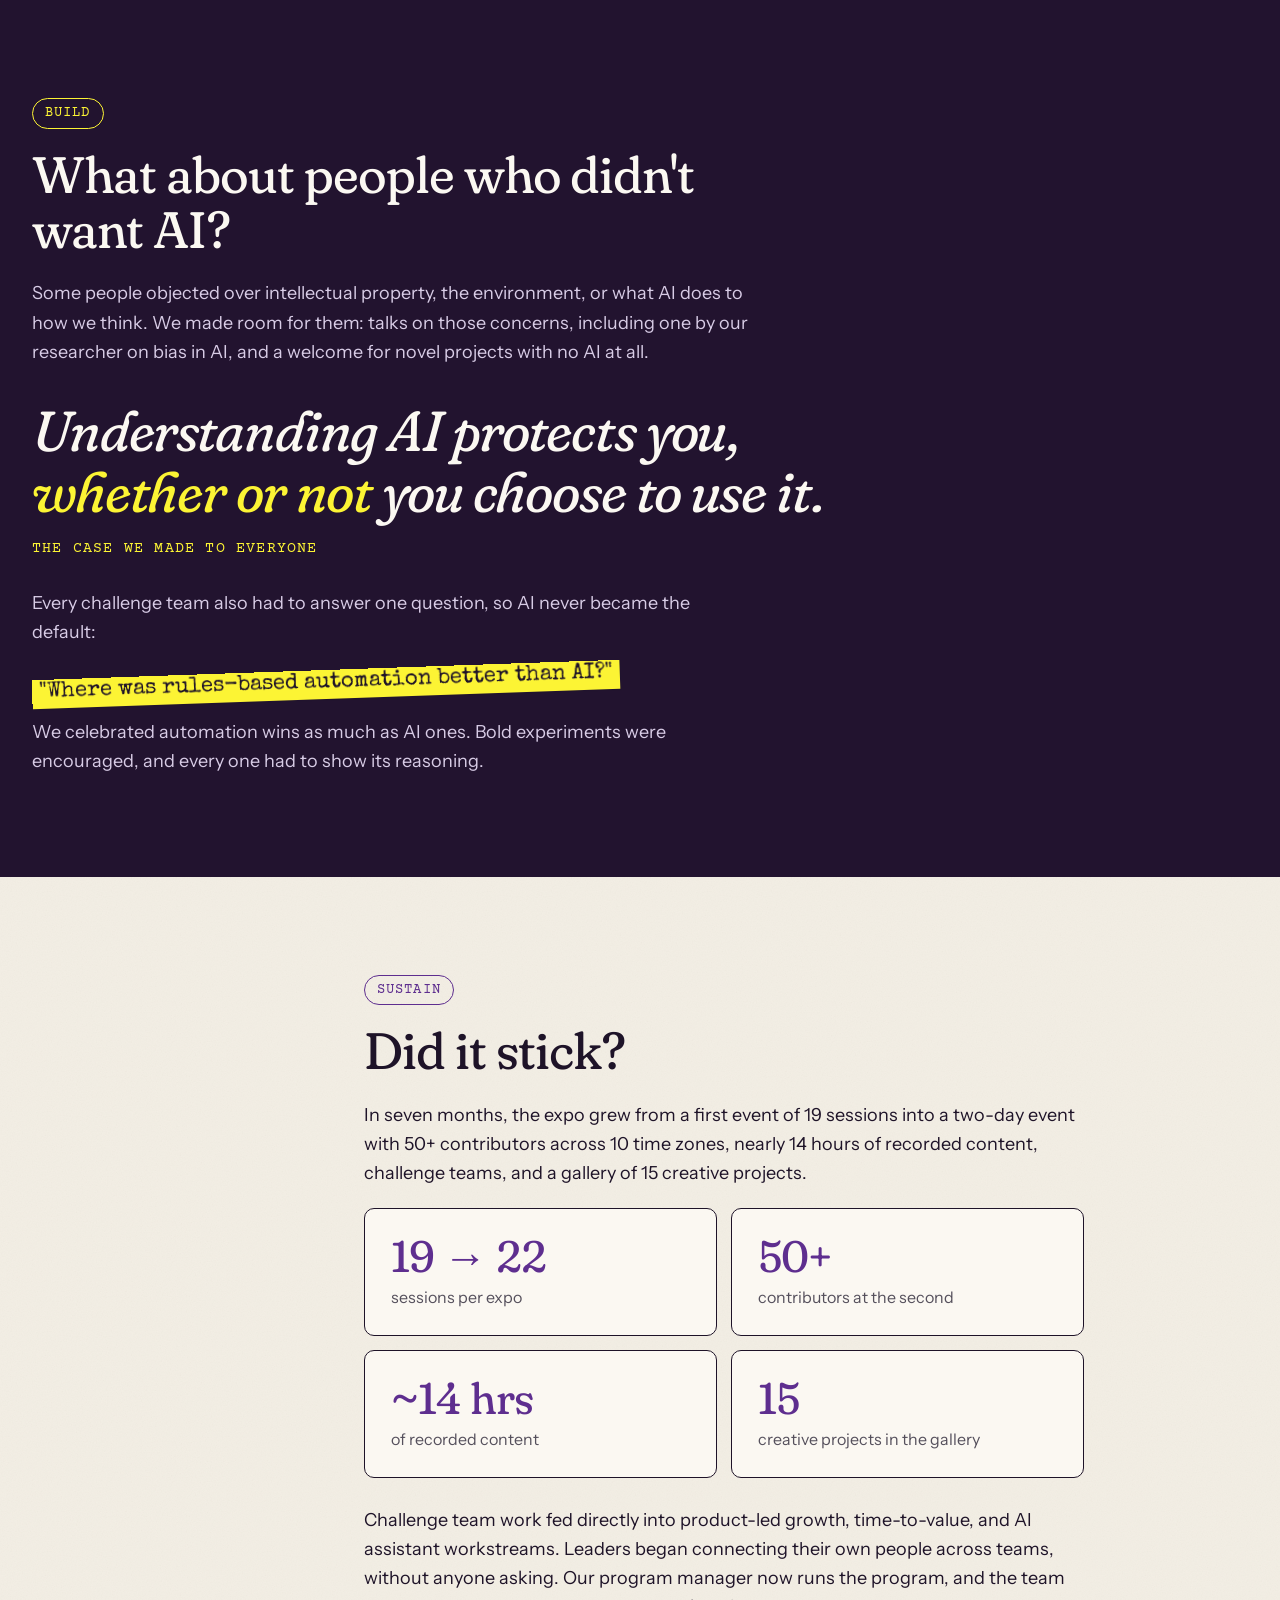
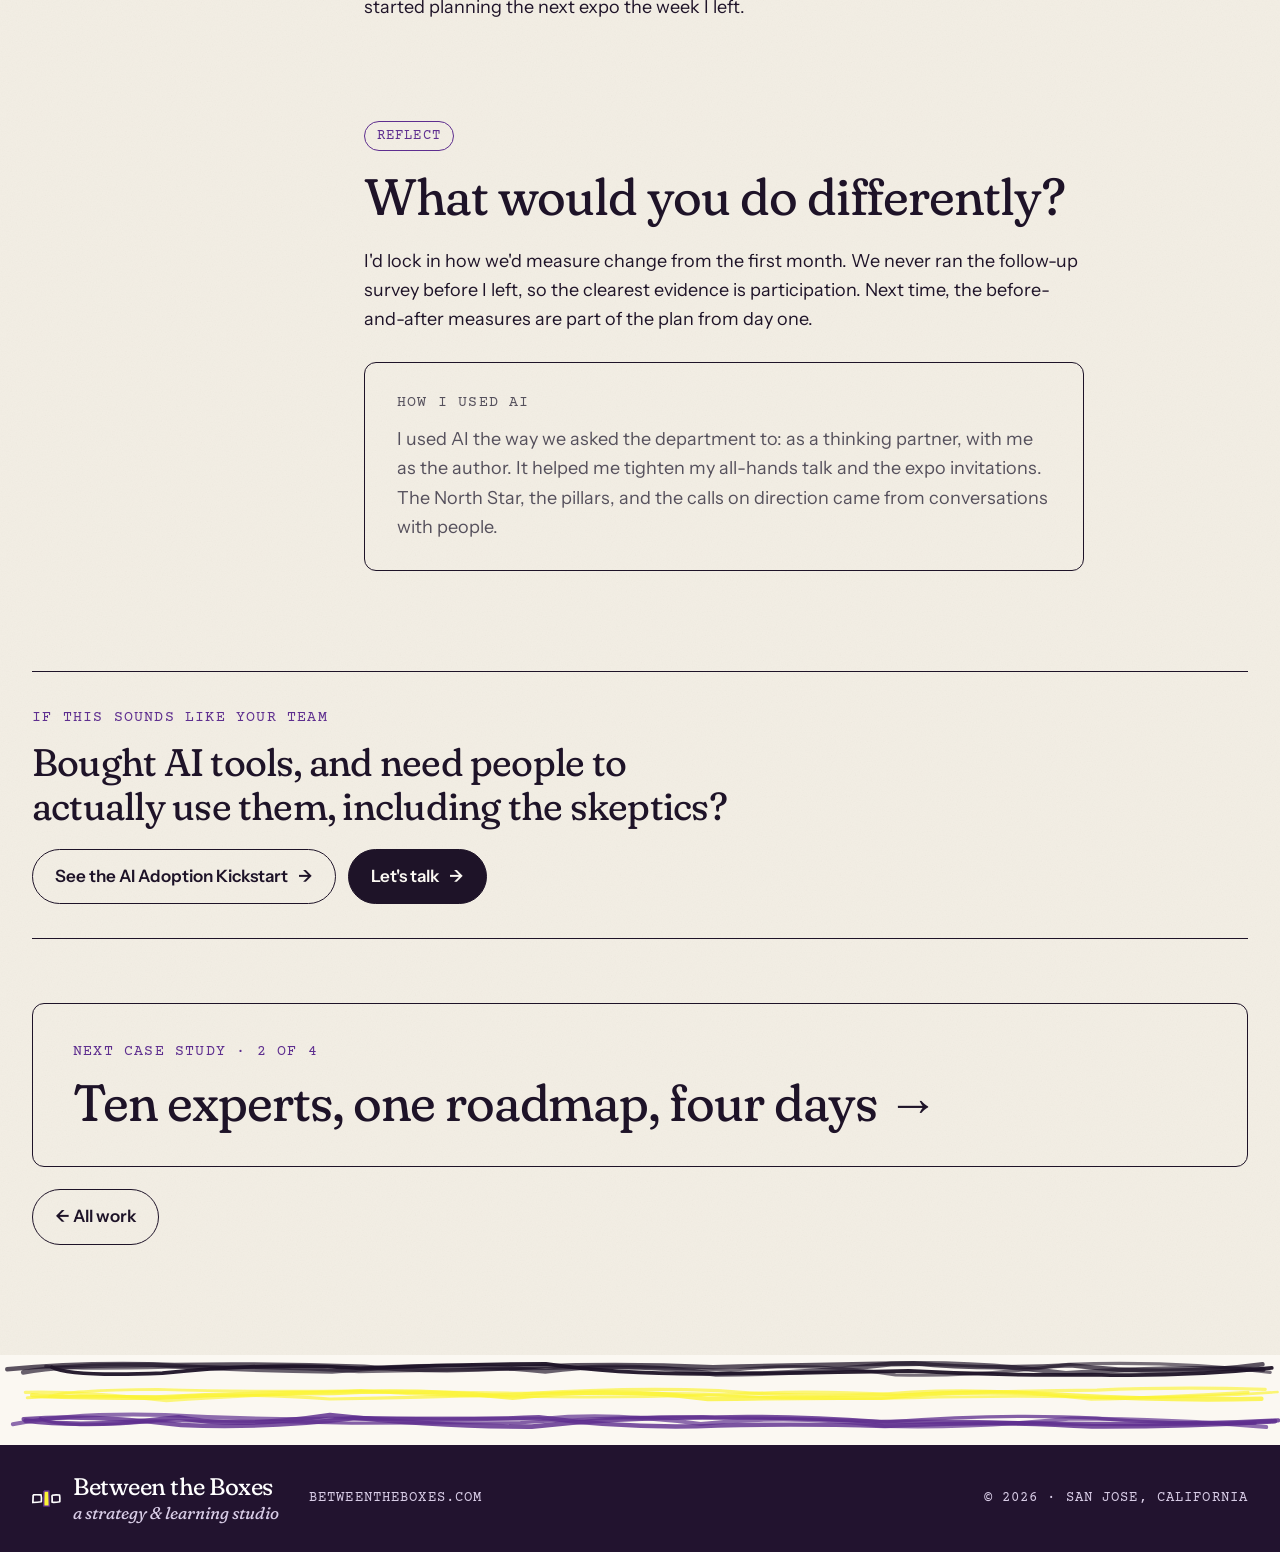
<file: case-studies/ai-transformation.html>
<!doctype html>
<html lang="en">
<head>
  <meta charset="utf-8">
  <meta name="viewport" content="width=device-width, initial-scale=1">
  <title>AI transformation as a culture shift · Between the Boxes</title>
  <meta name="description" content="How a design department of up to 150 people learned AI together, through listening, peer-led learning, and real problems, in a program that kept running after I left.">
  <link rel="canonical" href="https://betweentheboxes.com/case-studies/ai-transformation.html">
  <link rel="icon" href="../assets/img/favicon.svg" type="image/svg+xml">
  <link rel="preconnect" href="https://fonts.googleapis.com">
  <link rel="preconnect" href="https://fonts.gstatic.com" crossorigin>
  <link rel="stylesheet" href="https://fonts.googleapis.com/css2?family=Fraunces:ital,opsz,wght,SOFT,WONK@0,9..144,300..800,0..100,0..1;1,9..144,300..800,0..100,0..1&amp;family=Instrument+Sans:wght@400;500;600&amp;family=Courier+Prime:wght@400;700&amp;family=Special+Elite&amp;display=swap">
  <link rel="stylesheet" href="../assets/css/tokens.css">
  <link rel="stylesheet" href="../assets/css/base.css">
  <link rel="stylesheet" href="../assets/css/layout.css">
  <link rel="stylesheet" href="../assets/css/components.css">
  <link rel="stylesheet" href="../assets/css/case-study.css">
  <script src="../assets/js/main.js" defer></script>
</head>
<body>

  <!-- ===== Header ===== -->
  <header class="site-header container">
    <a class="brand" href="../index.html">
      <img class="brand__mark" src="../assets/img/logo-mark.svg" alt="" width="37" height="28">
      <span class="brand__text">
        <span class="brand__name">Between the Boxes</span>
        <span class="brand__tagline">a strategy &amp; learning studio</span>
      </span>
    </a>
    <nav class="btn-row" aria-label="Main">
      <a class="btn btn--small" href="../index.html#work">← All work</a>
      <a class="btn btn--solid btn--small" href="../index.html#contact">Let's talk</a>
    </nav>
  </header>

  <main>

    <nav class="crumbs container label label--small" aria-label="Breadcrumb">
      <ol><li><a href="../index.html#work">Work</a></li><li aria-current="page">Case study 1 of 4</li></ol>
    </nav>

    <!-- ===== Case file: title, facts, results ===== -->
    <section class="case-file" aria-labelledby="case-title">
      <p class="case-file__tab label label--brand label--small">Case study · AI adoption</p>
      <div class="case-file__main container">
        <h1 id="case-title" class="display-m">AI transformation as a <em>culture shift</em></h1>
        <p class="lede">How a design department of up to 150 people learned AI together, through listening, peer-led learning, and real problems, in a program that kept running after I left.</p>
        <dl class="facts">
            <div><dt class="label label--brand label--small">Role</dt><dd>Executive sponsor and strategist</dd></div>
            <div><dt class="label label--brand label--small">When</dt><dd>2025–2026</dd></div>
            <div><dt class="label label--brand label--small">Where</dt><dd>Global software company · 10 time zones</dd></div>
            <div><dt class="label label--brand label--small">Read</dt><dd>5 min</dd></div>
        </dl>
      </div>
      <div class="results">
        <div class="container">
          <p class="results__label label label--brand">Results</p>
        <div class="result"><p class="serif result__num">150</p><p>people across design, research, content, and learning</p></div>
        <div class="result"><p class="serif result__num">41</p><p>peer-led sessions in seven months</p></div>
        <div class="result"><p class="serif result__num">Still running</p><p>the team planned the next expo the week I left</p></div>
        </div>
      </div>
    </section>

    <!-- ===== The story ===== -->
    <div class="story container">
      <nav class="story__toc" aria-label="In this case study">
        <p class="label label--brand">The story in 6 questions</p>
        <ol>
            <li><a href="#q1">What was the problem?</a></li>
            <li><a href="#q2">Where did you start?</a></li>
            <li><a href="#q3">What did you actually build?</a></li>
            <li><a href="#q4">What about people who didn't want AI?</a></li>
            <li><a href="#q5">Did it stick?</a></li>
            <li><a href="#q6">What would you do differently?</a></li>
        </ol>
      </nav>
      <div class="story__body">
        <aside class="role-note">
          <span class="strip strip--yellow">my role, in between</span>
          <p>As executive sponsor, I sat between our VP and the program team, and between the people excited about AI and the people worried about it. My job was to hold the direction, turn leadership questions into real challenges, and give a small team (a program manager, a researcher, a content designer, and early on a transformation consultant) room to run.</p>
        </aside>

        <section id="q1" class="question">
          <span class="phase">Strategize</span>
          <h2 class="title-l">What was the problem?</h2>
          <p>AI arrived in everyone's work at once: exciting, overwhelming, and unevenly understood. People were experimenting alone, the department wasn't learning together, and some people wanted nothing to do with AI.</p>
          <p class="pull">Everyone had a tool. Nobody had a <span class="scribble">shared way to learn it.</span></p>
        </section>
        <section id="q2" class="question">
          <span class="phase">Strategize</span>
          <h2 class="title-l">Where did you start?</h2>
          <p>By listening. Leadership interviews came first, then a skills and attitudes survey that half the department answered. Most people were curious and optimistic, and they were clear about what they wanted: hands-on learning from each other.</p>
          <p class="muted">With our VP, I set a North Star: reimagine how we work through human insight, shared data, and intelligent systems. The deeper goal came from a friend's program at another company: help everyone find their superpower, so people could shape their future roles themselves.</p>
          <p class="label label--brand">Four pillars</p>
          <div class="tile-grid">
            <div class="tile"><h3 class="tile__title">Human-centered</h3><p class="tile__text">Start with a real problem, then decide what role AI should play.</p></div>
            <div class="tile"><h3 class="tile__title">The right tool</h3><p class="tile__text">AI is one tool of many. Sometimes a simple rule works better.</p></div>
            <div class="tile"><h3 class="tile__title">Data literacy</h3><p class="tile__text">Know what AI learns from, and how to tell if it's doing a good job.</p></div>
            <div class="tile"><h3 class="tile__title">Solve once for many</h3><p class="tile__text">Shared problems get shared, documented solutions.</p></div>
          </div>
        </section>
        <section id="q3" class="question">
          <span class="phase">Build</span>
          <h2 class="title-l">What did you actually build?</h2>
          <p>The program moved in three steps, each one answering what the survey asked for.</p>
          <div class="flow">
            <span class="flow__node">Listen: interviews and a survey</span><span class="flow__arrow" aria-hidden="true">→</span>
            <span class="flow__node flow__node--highlight">Share: an AI expo where colleagues taught real use cases</span><span class="flow__arrow" aria-hidden="true">→</span>
            <span class="flow__node">Solve: challenge teams on problems leadership cared about</span>
          </div>
          <p class="muted">Between expos, a monthly newsletter, a podcast, and open collaboration hours kept people learning. For the second expo I added challenge teams: four to six people across disciplines, working on real problems like time-to-value and product-led growth.</p>
          <p class="muted">I gave the program team a lot of creative freedom. My job was strategy: setting direction with our VP, then giving quick guidance and checking the work still served the goals.</p>
        </section>
      </div>
    </div>

    <!-- ===== What about people who didn't want AI? (dark section) ===== -->
    <section id="q4" class="question question--dark section--night">
      <div class="container">
        <span class="phase">Build</span>
        <h2 class="title-l measure">What about people who didn't want AI?</h2>
        <p class="measure">Some people objected over intellectual property, the environment, or what AI does to how we think. We made room for them: talks on those concerns, including one by our researcher on bias in AI, and a welcome for novel projects with no AI at all.</p>
        <p class="pull">Understanding AI protects you, <em>whether or not</em> you choose to use it.</p>
        <p class="label label--yellow">The case we made to everyone</p>
        <p class="measure">Every challenge team also had to answer one question, so AI never became the default:</p>
        <p><span class="strip strip--yellow strip--large">"Where was rules-based automation better than AI?"</span></p>
        <p class="measure">We celebrated automation wins as much as AI ones. Bold experiments were encouraged, and every one had to show its reasoning.</p>
      </div>
    </section>

    <div class="story container">
      <div class="story__spacer" aria-hidden="true"></div>
      <div class="story__body">

        <section id="q5" class="question">
          <span class="phase">Sustain</span>
          <h2 class="title-l">Did it stick?</h2>
          <p>In seven months, the expo grew from a first event of 19 sessions into a two-day event with 50+ contributors across 10 time zones, nearly 14 hours of recorded content, challenge teams, and a gallery of 15 creative projects.</p>
          <div class="tile-grid">
            <div class="tile"><p class="serif tile__num">19 → 22</p><p class="tile__text">sessions per expo</p></div>
            <div class="tile"><p class="serif tile__num">50+</p><p class="tile__text">contributors at the second</p></div>
            <div class="tile"><p class="serif tile__num">~14 hrs</p><p class="tile__text">of recorded content</p></div>
            <div class="tile"><p class="serif tile__num">15</p><p class="tile__text">creative projects in the gallery</p></div>
          </div>
          <p>Challenge team work fed directly into product-led growth, time-to-value, and AI assistant workstreams. Leaders began connecting their own people across teams, without anyone asking. Our program manager now runs the program, and the team started planning the next expo the week I left.</p>
        </section>
        <section id="q6" class="question">
          <span class="phase">Reflect</span>
          <h2 class="title-l">What would you do differently?</h2>
          <p>I'd lock in how we'd measure change from the first month. We never ran the follow-up survey before I left, so the clearest evidence is participation. Next time, the before-and-after measures are part of the plan from day one.</p>
        </section>
        <aside class="note-box">
          <p class="label label--brand">How I used AI</p>
          <p>I used AI the way we asked the department to: as a thinking partner, with me as the author. It helped me tighten my all-hands talk and the expo invitations. The North Star, the pillars, and the calls on direction came from conversations with people.</p>
        </aside>
      </div>
    </div>

    <!-- ===== Next steps ===== -->
    <section class="case-end container">
      <div class="fit">
        <div class="fit__text">
          <p class="label label--brand">If this sounds like your team</p>
          <p class="serif title-m">Bought AI tools, and need people to actually use them, including the skeptics?</p>
        </div>
        <div class="btn-row">
          <a class="btn" href="../index.html#offer-kickstart">See the AI Adoption Kickstart <span aria-hidden="true">→</span></a>
          <a class="btn btn--solid" href="mailto:giselle@betweentheboxes.com?subject=Let%27s%20talk%3A%20AI%20Adoption%20Kickstart">Let's talk <span aria-hidden="true">→</span></a>
        </div>
      </div>
    </section>

    <section class="case-next container">
      <a class="link-card" href="workshop.html">
        <p class="label label--brand">Next case study · 2 of 4</p>
        <p class="serif link-card__title">Ten experts, one roadmap, four days <span aria-hidden="true">→</span></p>
      </a>
      <div class="btn-row"><a class="btn" href="../index.html#work">← All work</a></div>
    </section>

  </main>

  <!-- ===== Footer ===== -->
  <footer class="site-footer">
    <div class="site-footer__stripes" aria-hidden="true"></div>
    <div class="site-footer__inner container">
      <a class="brand" href="../index.html">
        <img class="brand__mark" src="../assets/img/logo-mark-light.svg" alt="" width="29" height="22">
        <span class="brand__text">
          <span class="brand__name">Between the Boxes</span>
          <span class="brand__tagline">a strategy &amp; learning studio</span>
        </span>
        <span class="label label--small site-footer__url">betweentheboxes.com</span>
      </a>
      <div class="site-footer__meta">
        <p class="label label--small">© 2026 · San Jose, California</p>
      </div>
    </div>
  </footer>

</body>
</html>
</file>
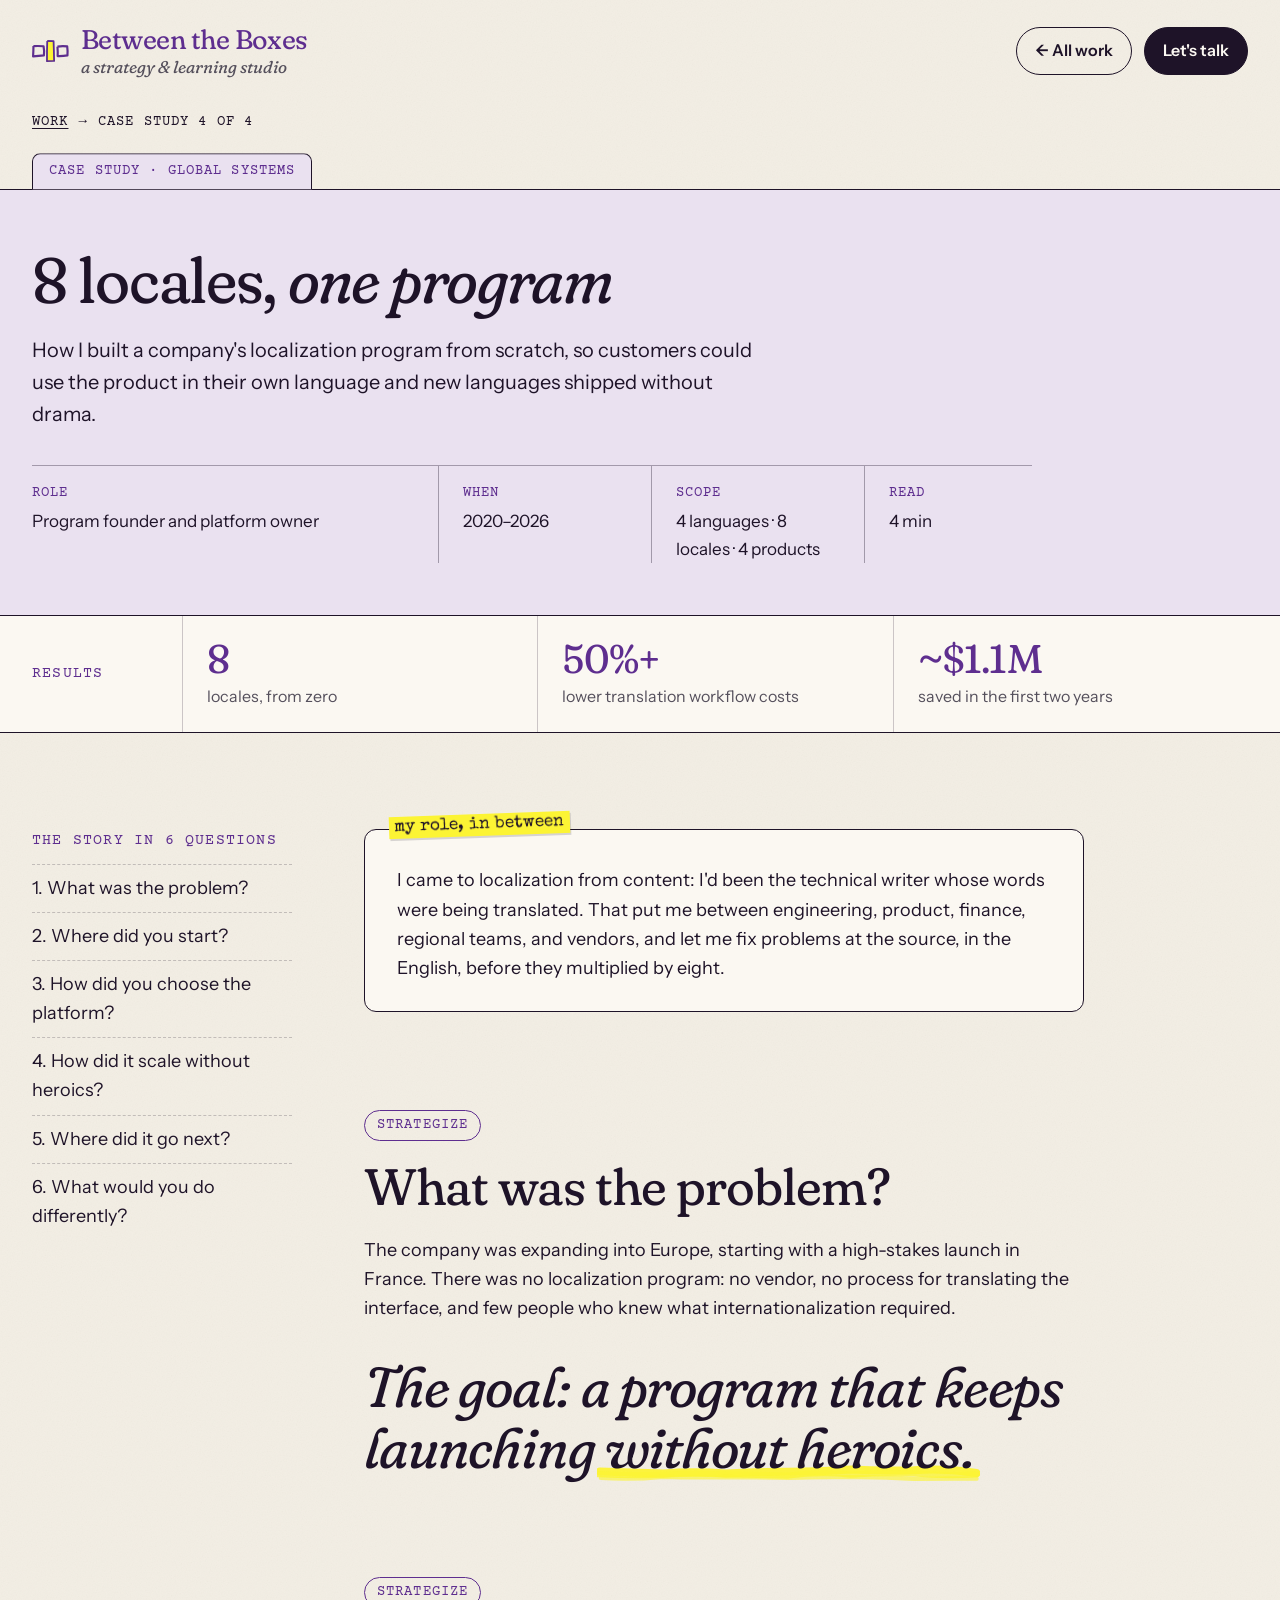
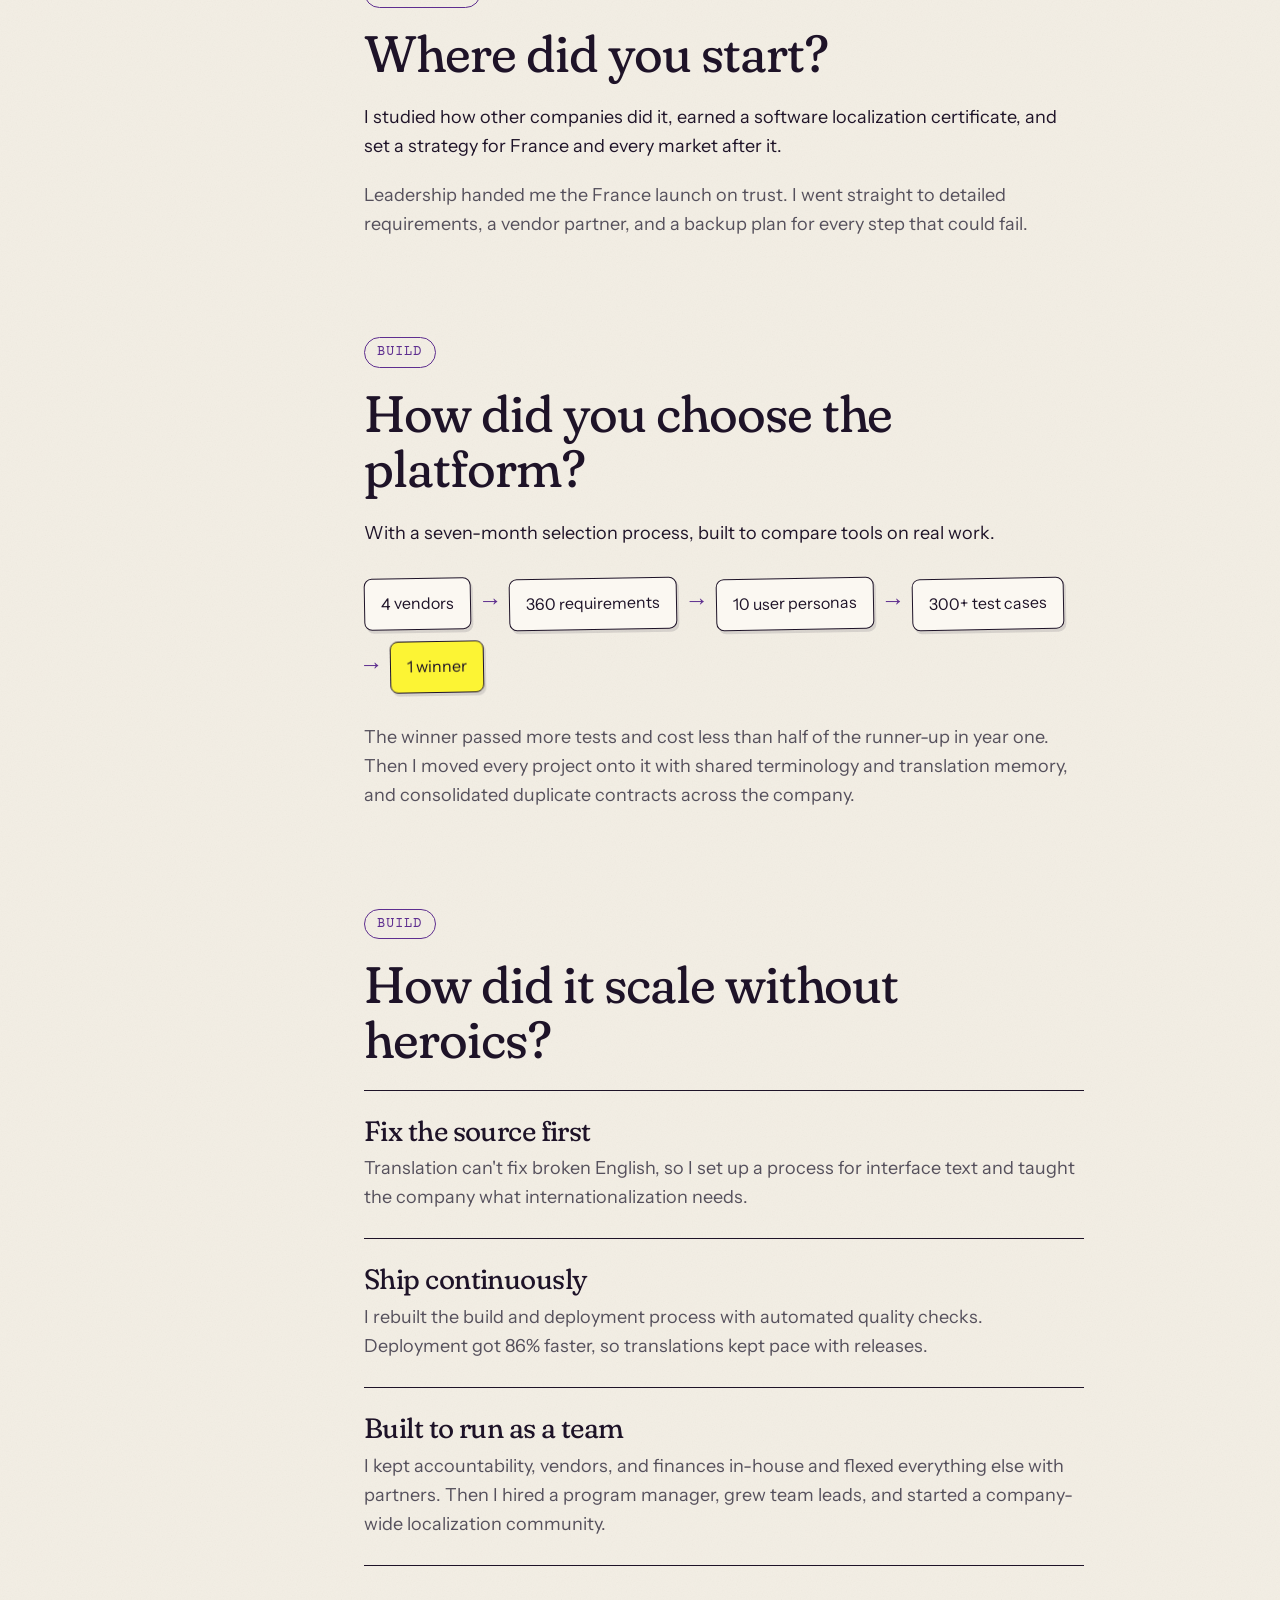
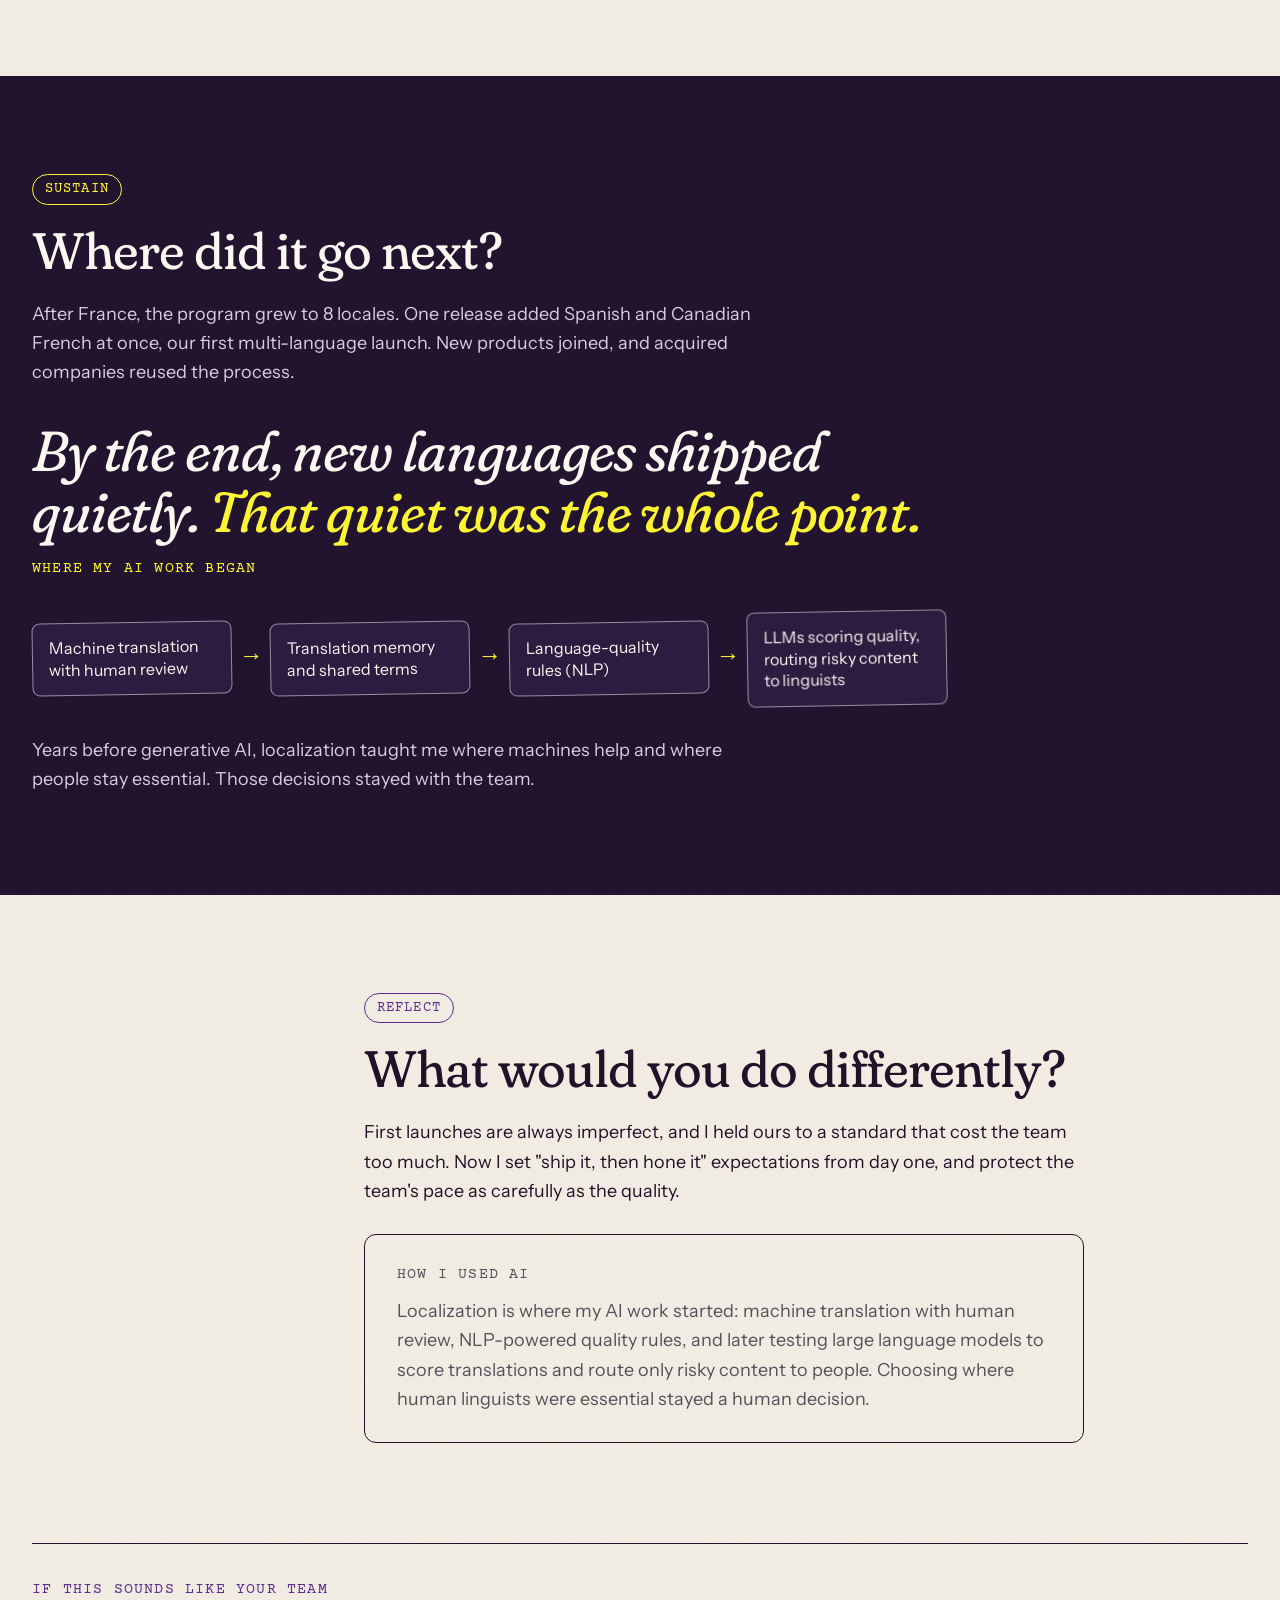
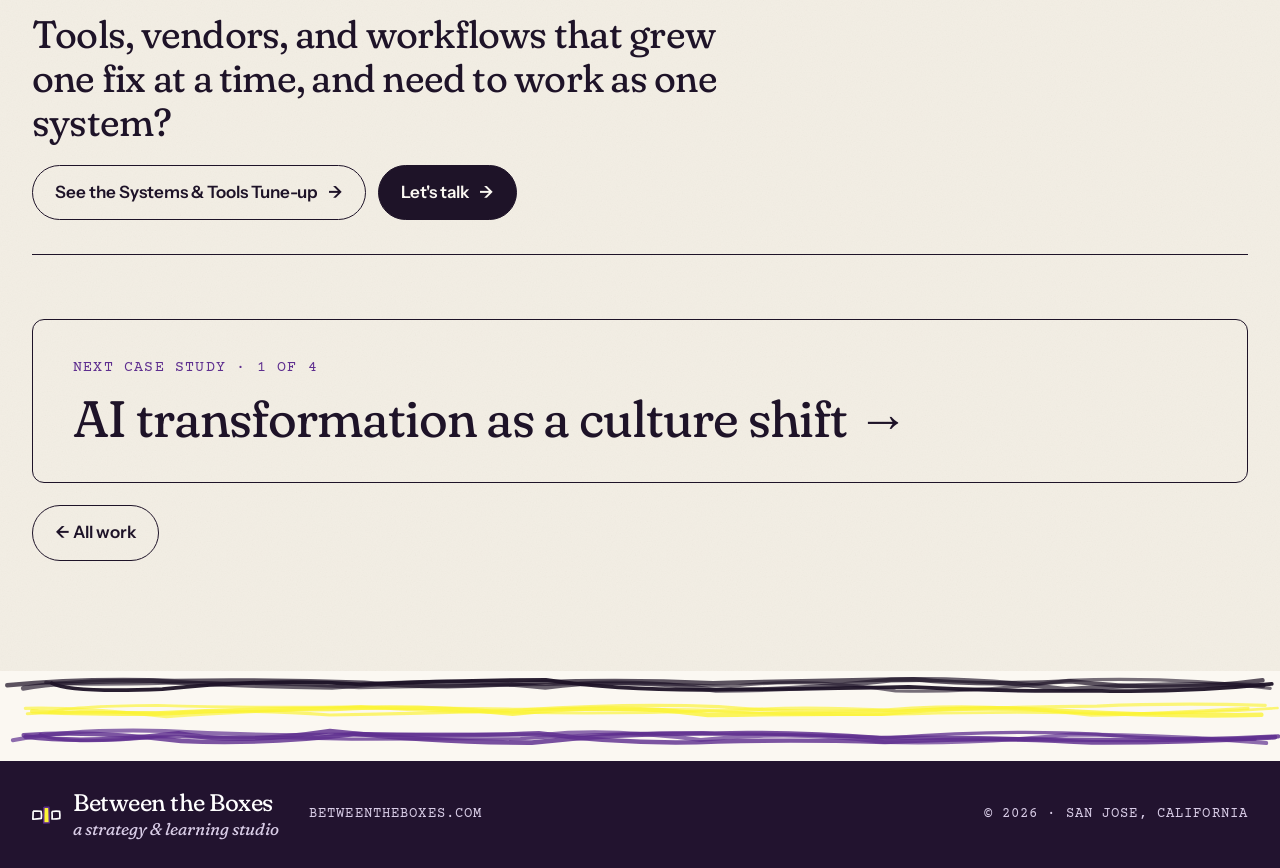
<file: case-studies/localization.html>
<!doctype html>
<html lang="en">
<head>
  <meta charset="utf-8">
  <meta name="viewport" content="width=device-width, initial-scale=1">
  <title>8 locales, one program · Between the Boxes</title>
  <meta name="description" content="How I built a company's localization program from scratch, so customers could use the product in their own language and new languages shipped without drama.">
  <link rel="canonical" href="https://betweentheboxes.com/case-studies/localization.html">
  <link rel="icon" href="../assets/img/favicon.svg" type="image/svg+xml">
  <link rel="preconnect" href="https://fonts.googleapis.com">
  <link rel="preconnect" href="https://fonts.gstatic.com" crossorigin>
  <link rel="stylesheet" href="https://fonts.googleapis.com/css2?family=Fraunces:ital,opsz,wght,SOFT,WONK@0,9..144,300..800,0..100,0..1;1,9..144,300..800,0..100,0..1&amp;family=Instrument+Sans:wght@400;500;600&amp;family=Courier+Prime:wght@400;700&amp;family=Special+Elite&amp;display=swap">
  <link rel="stylesheet" href="../assets/css/tokens.css">
  <link rel="stylesheet" href="../assets/css/base.css">
  <link rel="stylesheet" href="../assets/css/layout.css">
  <link rel="stylesheet" href="../assets/css/components.css">
  <link rel="stylesheet" href="../assets/css/case-study.css">
  <script src="../assets/js/main.js" defer></script>
</head>
<body>

  <!-- ===== Header ===== -->
  <header class="site-header container">
    <a class="brand" href="../index.html">
      <img class="brand__mark" src="../assets/img/logo-mark.svg" alt="" width="37" height="28">
      <span class="brand__text">
        <span class="brand__name">Between the Boxes</span>
        <span class="brand__tagline">a strategy &amp; learning studio</span>
      </span>
    </a>
    <nav class="btn-row" aria-label="Main">
      <a class="btn btn--small" href="../index.html#work">← All work</a>
      <a class="btn btn--solid btn--small" href="../index.html#contact">Let's talk</a>
    </nav>
  </header>

  <main>

    <nav class="crumbs container label label--small" aria-label="Breadcrumb">
      <ol><li><a href="../index.html#work">Work</a></li><li aria-current="page">Case study 4 of 4</li></ol>
    </nav>

    <!-- ===== Case file: title, facts, results ===== -->
    <section class="case-file" aria-labelledby="case-title">
      <p class="case-file__tab label label--brand label--small">Case study · Global systems</p>
      <div class="case-file__main container">
        <h1 id="case-title" class="display-m">8 locales, <em>one program</em></h1>
        <p class="lede">How I built a company's localization program from scratch, so customers could use the product in their own language and new languages shipped without drama.</p>
        <dl class="facts">
            <div><dt class="label label--brand label--small">Role</dt><dd>Program founder and platform owner</dd></div>
            <div><dt class="label label--brand label--small">When</dt><dd>2020–2026</dd></div>
            <div><dt class="label label--brand label--small">Scope</dt><dd>4 languages · 8 locales · 4 products</dd></div>
            <div><dt class="label label--brand label--small">Read</dt><dd>4 min</dd></div>
        </dl>
      </div>
      <div class="results">
        <div class="container">
          <p class="results__label label label--brand">Results</p>
        <div class="result"><p class="serif result__num">8</p><p>locales, from zero</p></div>
        <div class="result"><p class="serif result__num">50%+</p><p>lower translation workflow costs</p></div>
        <div class="result"><p class="serif result__num">~$1.1M</p><p>saved in the first two years</p></div>
        </div>
      </div>
    </section>

    <!-- ===== The story ===== -->
    <div class="story container">
      <nav class="story__toc" aria-label="In this case study">
        <p class="label label--brand">The story in 6 questions</p>
        <ol>
            <li><a href="#q1">What was the problem?</a></li>
            <li><a href="#q2">Where did you start?</a></li>
            <li><a href="#q3">How did you choose the platform?</a></li>
            <li><a href="#q4">How did it scale without heroics?</a></li>
            <li><a href="#q5">Where did it go next?</a></li>
            <li><a href="#q6">What would you do differently?</a></li>
        </ol>
      </nav>
      <div class="story__body">
        <aside class="role-note">
          <span class="strip strip--yellow">my role, in between</span>
          <p>I came to localization from content: I'd been the technical writer whose words were being translated. That put me between engineering, product, finance, regional teams, and vendors, and let me fix problems at the source, in the English, before they multiplied by eight.</p>
        </aside>

        <section id="q1" class="question">
          <span class="phase">Strategize</span>
          <h2 class="title-l">What was the problem?</h2>
          <p>The company was expanding into Europe, starting with a high-stakes launch in France. There was no localization program: no vendor, no process for translating the interface, and few people who knew what internationalization required.</p>
          <p class="pull">The goal: a program that keeps launching <span class="scribble">without heroics.</span></p>
        </section>
        <section id="q2" class="question">
          <span class="phase">Strategize</span>
          <h2 class="title-l">Where did you start?</h2>
          <p>I studied how other companies did it, earned a software localization certificate, and set a strategy for France and every market after it.</p>
          <p class="muted">Leadership handed me the France launch on trust. I went straight to detailed requirements, a vendor partner, and a backup plan for every step that could fail.</p>
        </section>
        <section id="q3" class="question">
          <span class="phase">Build</span>
          <h2 class="title-l">How did you choose the platform?</h2>
          <p>With a seven-month selection process, built to compare tools on real work.</p>
          <div class="flow">
            <span class="flow__node">4 vendors</span><span class="flow__arrow" aria-hidden="true">→</span>
            <span class="flow__node">360 requirements</span><span class="flow__arrow" aria-hidden="true">→</span>
            <span class="flow__node">10 user personas</span><span class="flow__arrow" aria-hidden="true">→</span>
            <span class="flow__node">300+ test cases</span><span class="flow__arrow" aria-hidden="true">→</span>
            <span class="flow__node flow__node--highlight">1 winner</span>
          </div>
          <p class="muted">The winner passed more tests and cost less than half of the runner-up in year one. Then I moved every project onto it with shared terminology and translation memory, and consolidated duplicate contracts across the company.</p>
        </section>
        <section id="q4" class="question">
          <span class="phase">Build</span>
          <h2 class="title-l">How did it scale without heroics?</h2>
          <div class="moves">
            <div class="moves__item"><h3 class="moves__title">Fix the source first</h3><p>Translation can't fix broken English, so I set up a process for interface text and taught the company what internationalization needs.</p></div>
            <div class="moves__item"><h3 class="moves__title">Ship continuously</h3><p>I rebuilt the build and deployment process with automated quality checks. Deployment got 86% faster, so translations kept pace with releases.</p></div>
            <div class="moves__item"><h3 class="moves__title">Built to run as a team</h3><p>I kept accountability, vendors, and finances in-house and flexed everything else with partners. Then I hired a program manager, grew team leads, and started a company-wide localization community.</p></div>
          </div>
        </section>
      </div>
    </div>

    <!-- ===== Where did it go next? (dark section) ===== -->
    <section id="q5" class="question question--dark section--night">
      <div class="container">
        <span class="phase">Sustain</span>
        <h2 class="title-l measure">Where did it go next?</h2>
        <p class="measure">After France, the program grew to 8 locales. One release added Spanish and Canadian French at once, our first multi-language launch. New products joined, and acquired companies reused the process.</p>
        <p class="pull">By the end, new languages shipped quietly. <em>That quiet was the whole point.</em></p>
        <p class="label label--yellow">Where my AI work began</p>
        <div class="flow">
          <span class="flow__node">Machine translation with human review</span><span class="flow__arrow" aria-hidden="true">→</span>
          <span class="flow__node">Translation memory and shared terms</span><span class="flow__arrow" aria-hidden="true">→</span>
          <span class="flow__node">Language-quality rules (NLP)</span><span class="flow__arrow" aria-hidden="true">→</span>
          <span class="flow__node">LLMs scoring quality, routing risky content to linguists</span>
        </div>
        <p class="measure">Years before generative AI, localization taught me where machines help and where people stay essential. Those decisions stayed with the team.</p>
      </div>
    </section>

    <div class="story container">
      <div class="story__spacer" aria-hidden="true"></div>
      <div class="story__body">

        <section id="q6" class="question">
          <span class="phase">Reflect</span>
          <h2 class="title-l">What would you do differently?</h2>
          <p>First launches are always imperfect, and I held ours to a standard that cost the team too much. Now I set "ship it, then hone it" expectations from day one, and protect the team's pace as carefully as the quality.</p>
        </section>
        <aside class="note-box">
          <p class="label label--brand">How I used AI</p>
          <p>Localization is where my AI work started: machine translation with human review, NLP-powered quality rules, and later testing large language models to score translations and route only risky content to people. Choosing where human linguists were essential stayed a human decision.</p>
        </aside>
      </div>
    </div>

    <!-- ===== Next steps ===== -->
    <section class="case-end container">
      <div class="fit">
        <div class="fit__text">
          <p class="label label--brand">If this sounds like your team</p>
          <p class="serif title-m">Tools, vendors, and workflows that grew one fix at a time, and need to work as one system?</p>
        </div>
        <div class="btn-row">
          <a class="btn" href="../index.html#offer-tuneup">See the Systems &amp; Tools Tune-up <span aria-hidden="true">→</span></a>
          <a class="btn btn--solid" href="mailto:giselle@betweentheboxes.com?subject=Let%27s%20talk%3A%20Systems%20%26%20Tools%20Tune-up">Let's talk <span aria-hidden="true">→</span></a>
        </div>
      </div>
    </section>

    <section class="case-next container">
      <a class="link-card" href="ai-transformation.html">
        <p class="label label--brand">Next case study · 1 of 4</p>
        <p class="serif link-card__title">AI transformation as a culture shift <span aria-hidden="true">→</span></p>
      </a>
      <div class="btn-row"><a class="btn" href="../index.html#work">← All work</a></div>
    </section>

  </main>

  <!-- ===== Footer ===== -->
  <footer class="site-footer">
    <div class="site-footer__stripes" aria-hidden="true"></div>
    <div class="site-footer__inner container">
      <a class="brand" href="../index.html">
        <img class="brand__mark" src="../assets/img/logo-mark-light.svg" alt="" width="29" height="22">
        <span class="brand__text">
          <span class="brand__name">Between the Boxes</span>
          <span class="brand__tagline">a strategy &amp; learning studio</span>
        </span>
        <span class="label label--small site-footer__url">betweentheboxes.com</span>
      </a>
      <div class="site-footer__meta">
        <p class="label label--small">© 2026 · San Jose, California</p>
      </div>
    </div>
  </footer>

</body>
</html>
</file>
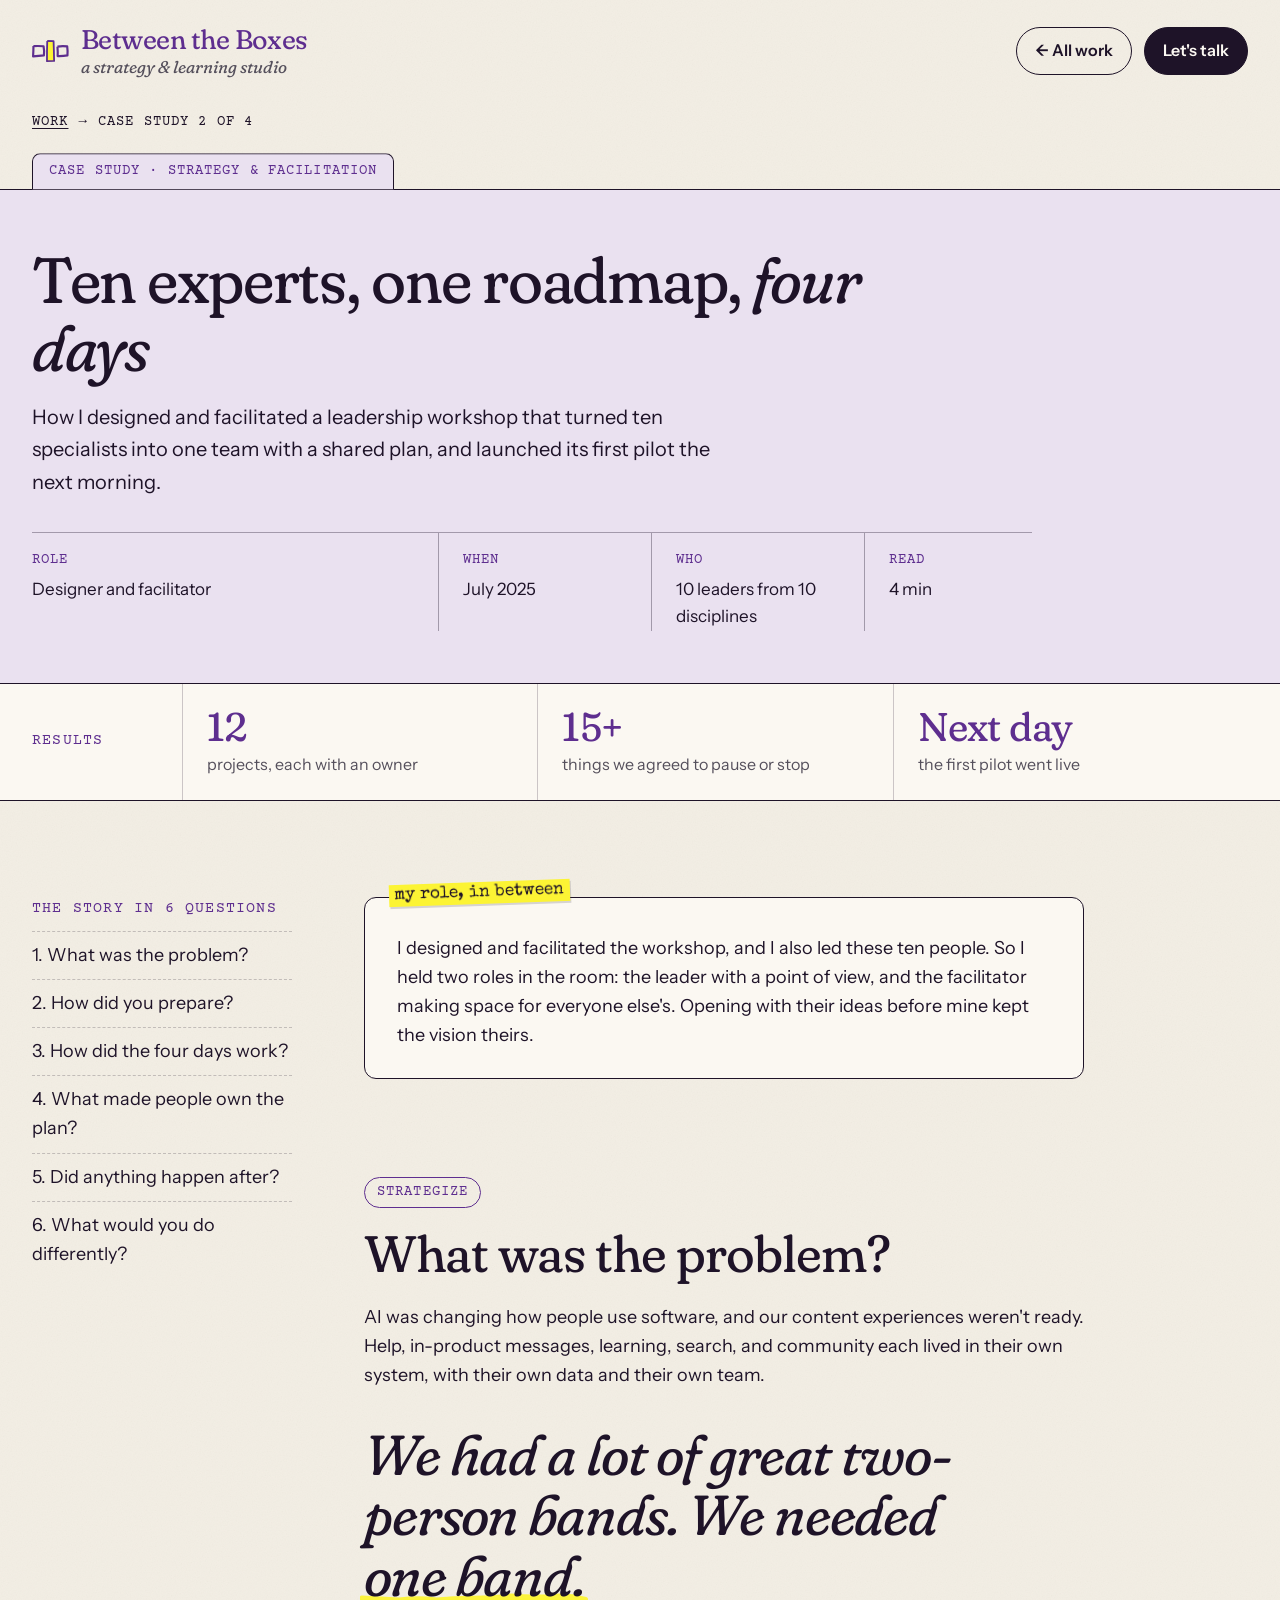
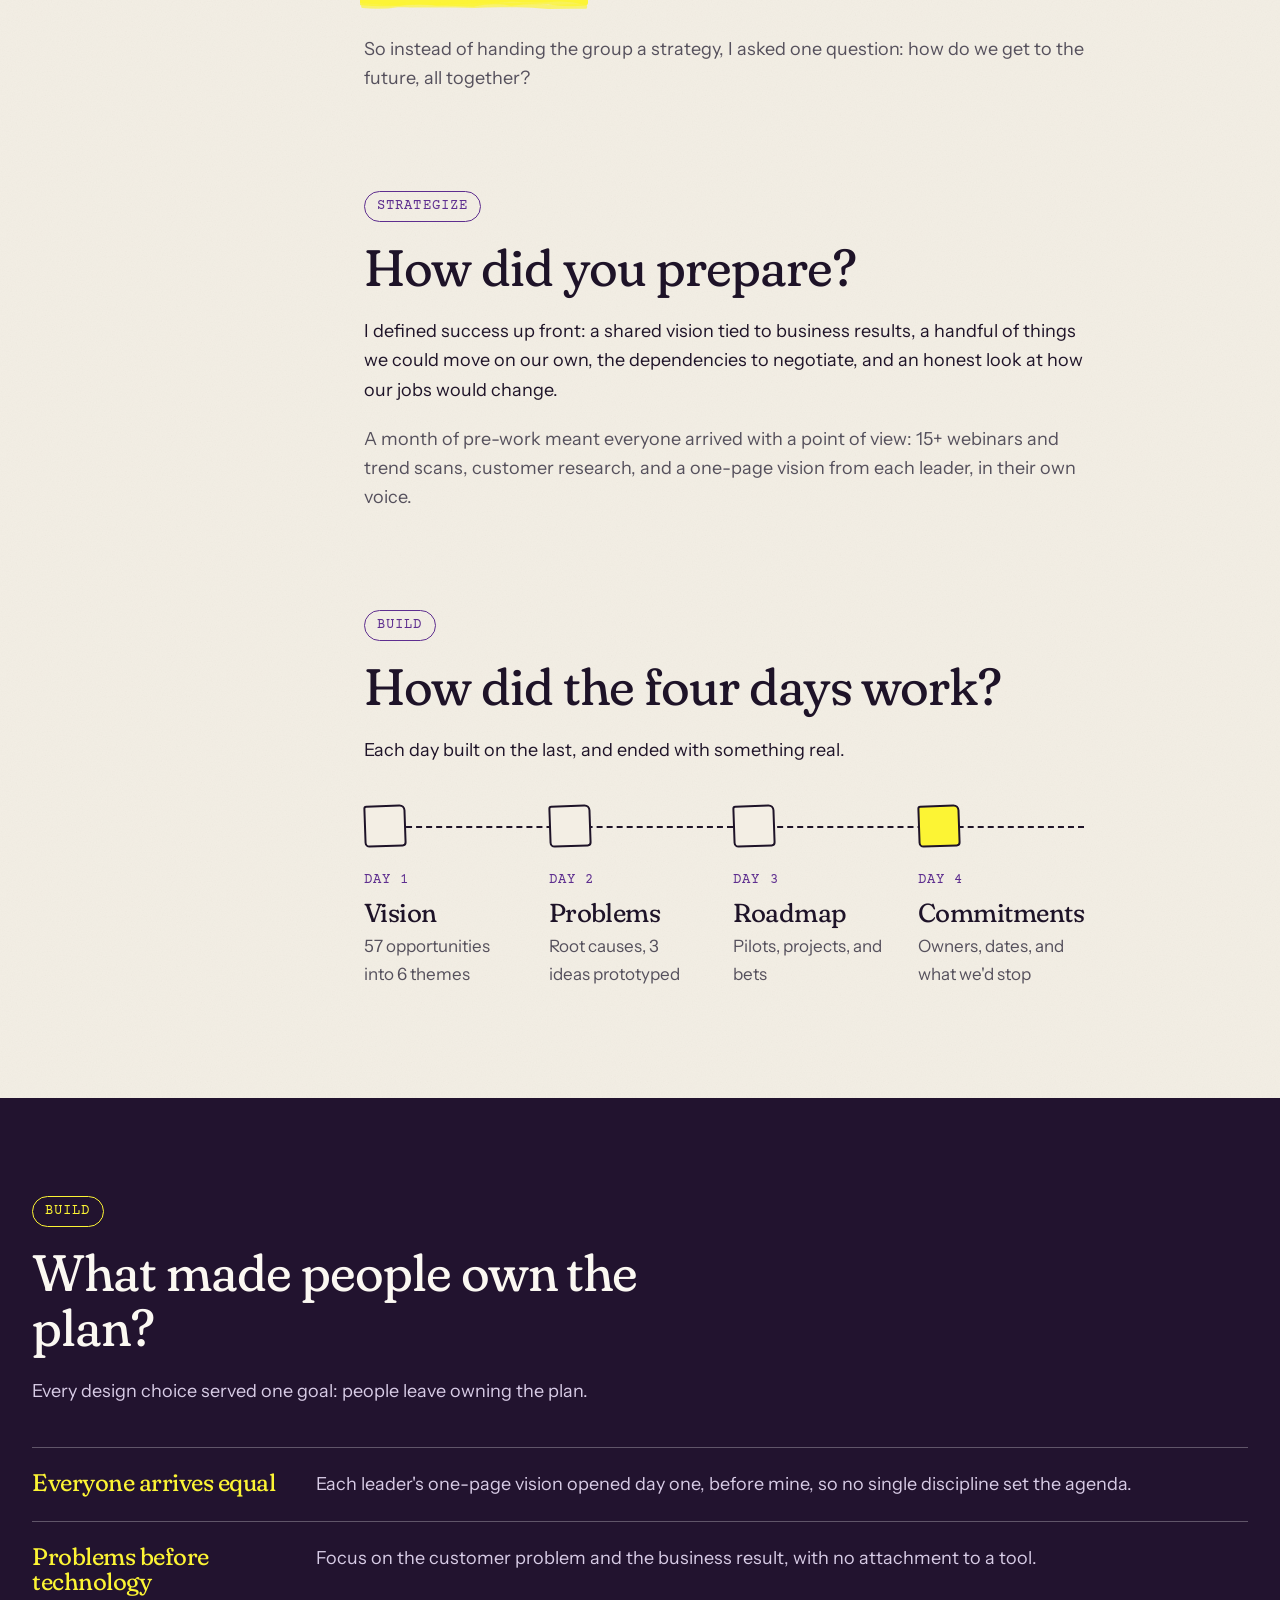
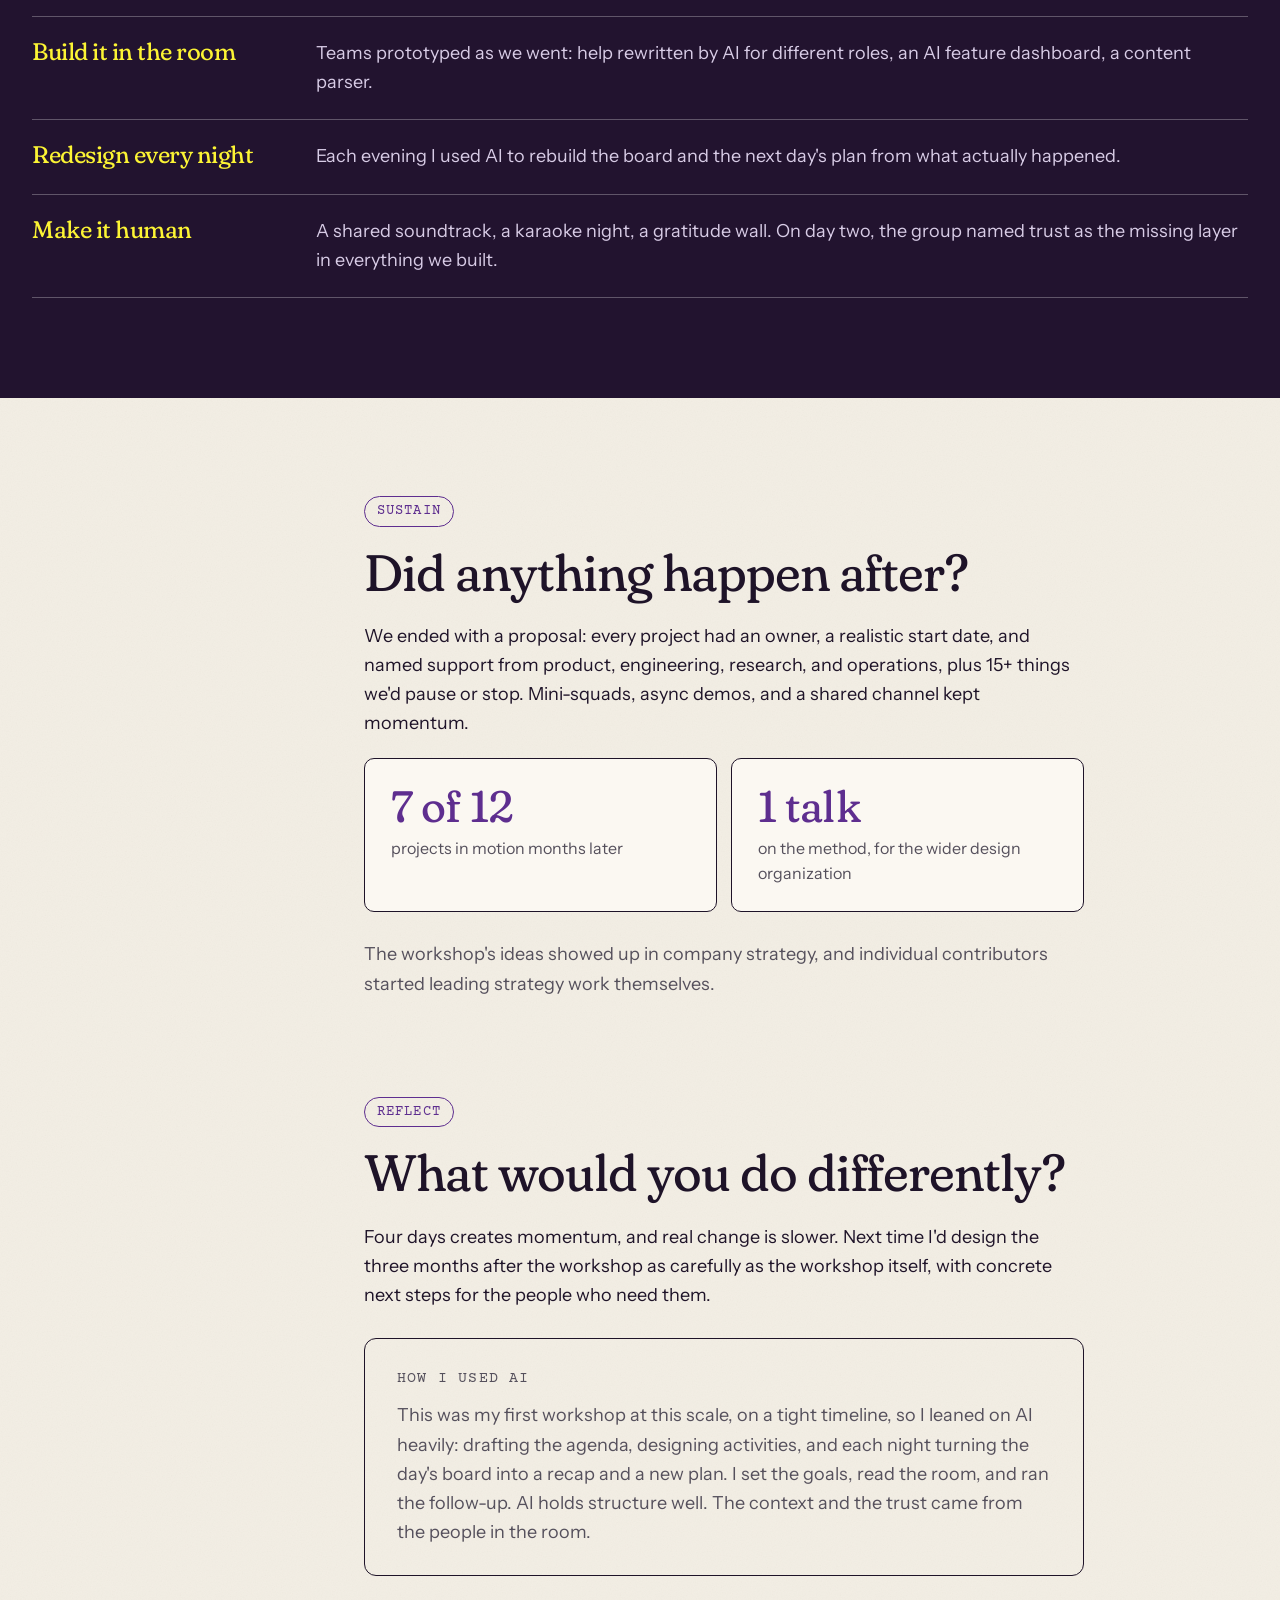
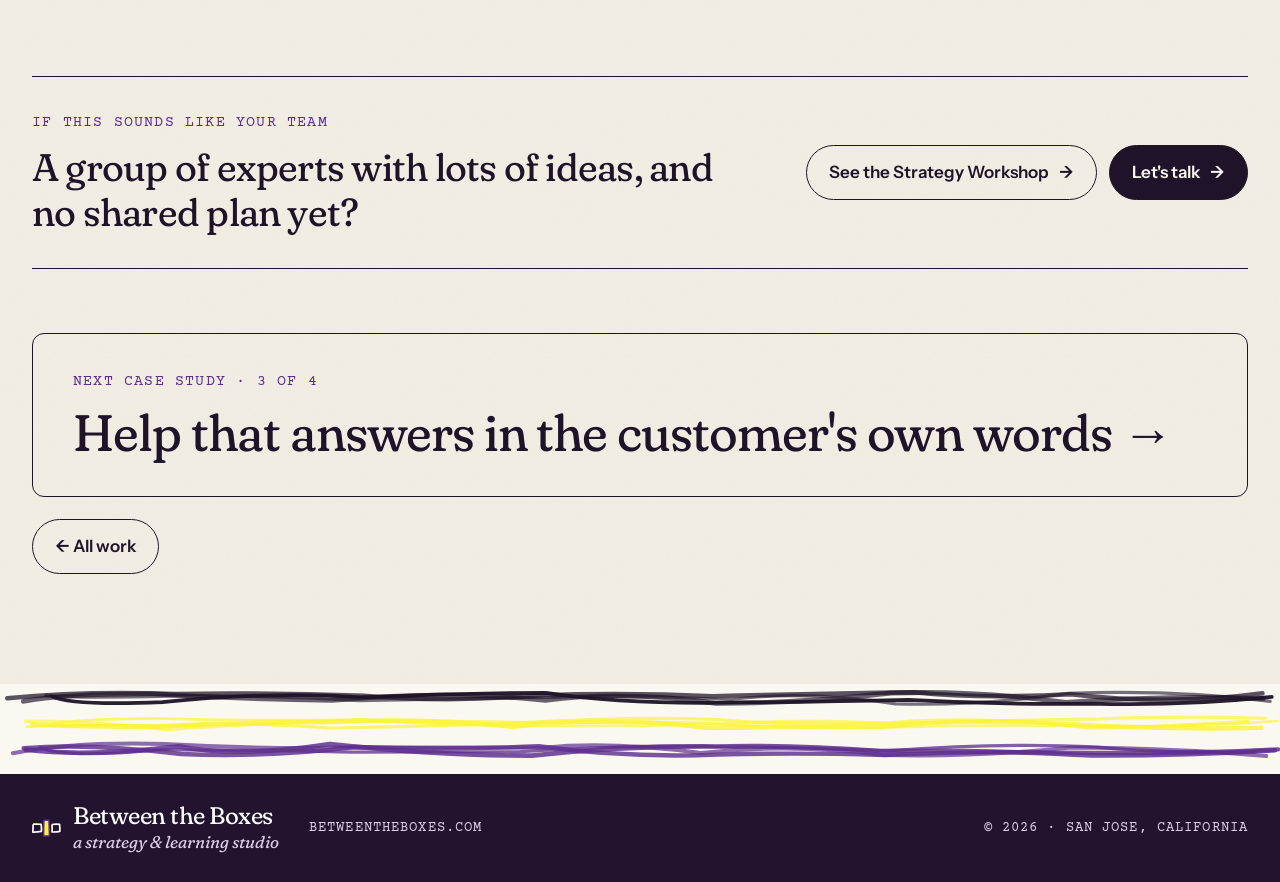
<file: case-studies/workshop.html>
<!doctype html>
<html lang="en">
<head>
  <meta charset="utf-8">
  <meta name="viewport" content="width=device-width, initial-scale=1">
  <title>Ten experts, one roadmap, four days · Between the Boxes</title>
  <meta name="description" content="How I designed and facilitated a leadership workshop that turned ten specialists into one team with a shared plan, and launched its first pilot the next morning.">
  <link rel="canonical" href="https://betweentheboxes.com/case-studies/workshop.html">
  <link rel="icon" href="../assets/img/favicon.svg" type="image/svg+xml">
  <link rel="preconnect" href="https://fonts.googleapis.com">
  <link rel="preconnect" href="https://fonts.gstatic.com" crossorigin>
  <link rel="stylesheet" href="https://fonts.googleapis.com/css2?family=Fraunces:ital,opsz,wght,SOFT,WONK@0,9..144,300..800,0..100,0..1;1,9..144,300..800,0..100,0..1&amp;family=Instrument+Sans:wght@400;500;600&amp;family=Courier+Prime:wght@400;700&amp;family=Special+Elite&amp;display=swap">
  <link rel="stylesheet" href="../assets/css/tokens.css">
  <link rel="stylesheet" href="../assets/css/base.css">
  <link rel="stylesheet" href="../assets/css/layout.css">
  <link rel="stylesheet" href="../assets/css/components.css">
  <link rel="stylesheet" href="../assets/css/case-study.css">
  <script src="../assets/js/main.js" defer></script>
</head>
<body>

  <!-- ===== Header ===== -->
  <header class="site-header container">
    <a class="brand" href="../index.html">
      <img class="brand__mark" src="../assets/img/logo-mark.svg" alt="" width="37" height="28">
      <span class="brand__text">
        <span class="brand__name">Between the Boxes</span>
        <span class="brand__tagline">a strategy &amp; learning studio</span>
      </span>
    </a>
    <nav class="btn-row" aria-label="Main">
      <a class="btn btn--small" href="../index.html#work">← All work</a>
      <a class="btn btn--solid btn--small" href="../index.html#contact">Let's talk</a>
    </nav>
  </header>

  <main>

    <nav class="crumbs container label label--small" aria-label="Breadcrumb">
      <ol><li><a href="../index.html#work">Work</a></li><li aria-current="page">Case study 2 of 4</li></ol>
    </nav>

    <!-- ===== Case file: title, facts, results ===== -->
    <section class="case-file" aria-labelledby="case-title">
      <p class="case-file__tab label label--brand label--small">Case study · Strategy &amp; facilitation</p>
      <div class="case-file__main container">
        <h1 id="case-title" class="display-m">Ten experts, one roadmap, <em>four days</em></h1>
        <p class="lede">How I designed and facilitated a leadership workshop that turned ten specialists into one team with a shared plan, and launched its first pilot the next morning.</p>
        <dl class="facts">
            <div><dt class="label label--brand label--small">Role</dt><dd>Designer and facilitator</dd></div>
            <div><dt class="label label--brand label--small">When</dt><dd>July 2025</dd></div>
            <div><dt class="label label--brand label--small">Who</dt><dd>10 leaders from 10 disciplines</dd></div>
            <div><dt class="label label--brand label--small">Read</dt><dd>4 min</dd></div>
        </dl>
      </div>
      <div class="results">
        <div class="container">
          <p class="results__label label label--brand">Results</p>
        <div class="result"><p class="serif result__num">12</p><p>projects, each with an owner</p></div>
        <div class="result"><p class="serif result__num">15+</p><p>things we agreed to pause or stop</p></div>
        <div class="result"><p class="serif result__num">Next day</p><p>the first pilot went live</p></div>
        </div>
      </div>
    </section>

    <!-- ===== The story ===== -->
    <div class="story container">
      <nav class="story__toc" aria-label="In this case study">
        <p class="label label--brand">The story in 6 questions</p>
        <ol>
            <li><a href="#q1">What was the problem?</a></li>
            <li><a href="#q2">How did you prepare?</a></li>
            <li><a href="#q3">How did the four days work?</a></li>
            <li><a href="#q4">What made people own the plan?</a></li>
            <li><a href="#q5">Did anything happen after?</a></li>
            <li><a href="#q6">What would you do differently?</a></li>
        </ol>
      </nav>
      <div class="story__body">
        <aside class="role-note">
          <span class="strip strip--yellow">my role, in between</span>
          <p>I designed and facilitated the workshop, and I also led these ten people. So I held two roles in the room: the leader with a point of view, and the facilitator making space for everyone else's. Opening with their ideas before mine kept the vision theirs.</p>
        </aside>

        <section id="q1" class="question">
          <span class="phase">Strategize</span>
          <h2 class="title-l">What was the problem?</h2>
          <p>AI was changing how people use software, and our content experiences weren't ready. Help, in-product messages, learning, search, and community each lived in their own system, with their own data and their own team.</p>
          <p class="pull">We had a lot of great two-person bands. We needed <span class="scribble">one band.</span></p>
          <p class="muted">So instead of handing the group a strategy, I asked one question: how do we get to the future, all together?</p>
        </section>
        <section id="q2" class="question">
          <span class="phase">Strategize</span>
          <h2 class="title-l">How did you prepare?</h2>
          <p>I defined success up front: a shared vision tied to business results, a handful of things we could move on our own, the dependencies to negotiate, and an honest look at how our jobs would change.</p>
          <p class="muted">A month of pre-work meant everyone arrived with a point of view: 15+ webinars and trend scans, customer research, and a one-page vision from each leader, in their own voice.</p>
        </section>
        <section id="q3" class="question">
          <span class="phase">Build</span>
          <h2 class="title-l">How did the four days work?</h2>
          <p>Each day built on the last, and ended with something real.</p>
          <ol class="timeline">
            <li class="timeline__step"><p class="label label--brand label--small">Day 1</p><h3 class="timeline__title">Vision</h3><p class="timeline__text">57 opportunities into 6 themes</p></li>
            <li class="timeline__step"><p class="label label--brand label--small">Day 2</p><h3 class="timeline__title">Problems</h3><p class="timeline__text">Root causes, 3 ideas prototyped</p></li>
            <li class="timeline__step"><p class="label label--brand label--small">Day 3</p><h3 class="timeline__title">Roadmap</h3><p class="timeline__text">Pilots, projects, and bets</p></li>
            <li class="timeline__step"><p class="label label--brand label--small">Day 4</p><h3 class="timeline__title">Commitments</h3><p class="timeline__text">Owners, dates, and what we'd stop</p></li>
          </ol>
        </section>
      </div>
    </div>

    <!-- ===== What made people own the plan? (dark section) ===== -->
    <section id="q4" class="question question--dark section--night">
      <div class="container">
        <span class="phase">Build</span>
        <h2 class="title-l measure">What made people own the plan?</h2>
        <p class="measure">Every design choice served one goal: people leave owning the plan.</p>
        <div class="pairs">
          <div class="pairs__row"><h3 class="pairs__name">Everyone arrives equal</h3><p>Each leader's one-page vision opened day one, before mine, so no single discipline set the agenda.</p></div>
          <div class="pairs__row"><h3 class="pairs__name">Problems before technology</h3><p>Focus on the customer problem and the business result, with no attachment to a tool.</p></div>
          <div class="pairs__row"><h3 class="pairs__name">Build it in the room</h3><p>Teams prototyped as we went: help rewritten by AI for different roles, an AI feature dashboard, a content parser.</p></div>
          <div class="pairs__row"><h3 class="pairs__name">Redesign every night</h3><p>Each evening I used AI to rebuild the board and the next day's plan from what actually happened.</p></div>
          <div class="pairs__row"><h3 class="pairs__name">Make it human</h3><p>A shared soundtrack, a karaoke night, a gratitude wall. On day two, the group named trust as the missing layer in everything we built.</p></div>
        </div>
      </div>
    </section>

    <div class="story container">
      <div class="story__spacer" aria-hidden="true"></div>
      <div class="story__body">

        <section id="q5" class="question">
          <span class="phase">Sustain</span>
          <h2 class="title-l">Did anything happen after?</h2>
          <p>We ended with a proposal: every project had an owner, a realistic start date, and named support from product, engineering, research, and operations, plus 15+ things we'd pause or stop. Mini-squads, async demos, and a shared channel kept momentum.</p>
          <div class="tile-grid">
            <div class="tile"><p class="serif tile__num">7 of 12</p><p class="tile__text">projects in motion months later</p></div>
            <div class="tile"><p class="serif tile__num">1 talk</p><p class="tile__text">on the method, for the wider design organization</p></div>
          </div>
          <p class="muted">The workshop's ideas showed up in company strategy, and individual contributors started leading strategy work themselves.</p>
        </section>
        <section id="q6" class="question">
          <span class="phase">Reflect</span>
          <h2 class="title-l">What would you do differently?</h2>
          <p>Four days creates momentum, and real change is slower. Next time I'd design the three months after the workshop as carefully as the workshop itself, with concrete next steps for the people who need them.</p>
        </section>
        <aside class="note-box">
          <p class="label label--brand">How I used AI</p>
          <p>This was my first workshop at this scale, on a tight timeline, so I leaned on AI heavily: drafting the agenda, designing activities, and each night turning the day's board into a recap and a new plan. I set the goals, read the room, and ran the follow-up. AI holds structure well. The context and the trust came from the people in the room.</p>
        </aside>
      </div>
    </div>

    <!-- ===== Next steps ===== -->
    <section class="case-end container">
      <div class="fit">
        <div class="fit__text">
          <p class="label label--brand">If this sounds like your team</p>
          <p class="serif title-m">A group of experts with lots of ideas, and no shared plan yet?</p>
        </div>
        <div class="btn-row">
          <a class="btn" href="../index.html#offer-workshop">See the Strategy Workshop <span aria-hidden="true">→</span></a>
          <a class="btn btn--solid" href="mailto:giselle@betweentheboxes.com?subject=Let%27s%20talk%3A%20Strategy%20Workshop">Let's talk <span aria-hidden="true">→</span></a>
        </div>
      </div>
    </section>

    <section class="case-next container">
      <a class="link-card" href="ai-help-search.html">
        <p class="label label--brand">Next case study · 3 of 4</p>
        <p class="serif link-card__title">Help that answers in the customer's own words <span aria-hidden="true">→</span></p>
      </a>
      <div class="btn-row"><a class="btn" href="../index.html#work">← All work</a></div>
    </section>

  </main>

  <!-- ===== Footer ===== -->
  <footer class="site-footer">
    <div class="site-footer__stripes" aria-hidden="true"></div>
    <div class="site-footer__inner container">
      <a class="brand" href="../index.html">
        <img class="brand__mark" src="../assets/img/logo-mark-light.svg" alt="" width="29" height="22">
        <span class="brand__text">
          <span class="brand__name">Between the Boxes</span>
          <span class="brand__tagline">a strategy &amp; learning studio</span>
        </span>
        <span class="label label--small site-footer__url">betweentheboxes.com</span>
      </a>
      <div class="site-footer__meta">
        <p class="label label--small">© 2026 · San Jose, California</p>
      </div>
    </div>
  </footer>

</body>
</html>
</file>
<file: assets/css/tokens.css>
/* ==========================================================================
   Design tokens: Between the Boxes
   Change colors, fonts, and sizes here and they update everywhere.
   ========================================================================== */

:root {
  /* Color */
  --ink: #1E1328;          /* body text */
  --cream: #F3EEE4;        /* page background */
  --paper: #FBF8F2;        /* tiles, cards, panels */
  --strip: #F8F2DF;        /* typewriter strips */
  --lavender: #EAE1F0;     /* case file bands, soft panels */
  --violet-deep: #5E2E8F;  /* brand color: headings, links, labels */
  --violet: #9C59D1;       /* accents only, never body text */
  --yellow: #FCF434;       /* highlight; never text on light backgrounds */
  --night: #22132F;        /* dark sections, footer */
  --muted: #55505C;        /* secondary text */
  --on-dark: #D8CCE6;      /* secondary text on night */
  --on-dark-strong: #EADFF5;
  --on-deep: #E5D9F3;      /* secondary text on violet deep */
  --rule: rgba(30, 19, 40, .22);
  --rule-dark: rgba(255, 255, 255, .28);

  /* Type */
  --font-display: 'Fraunces', 'Fraunces Variable', Georgia, serif;
  --font-body: 'Instrument Sans', system-ui, sans-serif;
  --font-label: 'Courier Prime', ui-monospace, monospace;
  --font-strip: 'Special Elite', 'Courier Prime', monospace;

  /* Minimum sizes (accessibility): body 18, supporting 17, labels 15 */
  --text-body: 18px;
  --text-small: 17px;
  --text-label: 15px;
  --text-caption: 14px;

  /* Layout */
  --container: 1280px;
  --gutter: 32px;
  --measure: 720px;        /* comfortable reading width */
  --radius: 10px;
  --radius-lg: 12px;

  /* Section spacing */
  --space-section: 110px;
  --space-block: 64px;
}

@media (max-width: 760px) {
  :root {
    --gutter: 18px;
    --space-section: 80px;
    --space-block: 48px;
  }
}
</file>
<file: assets/css/base.css>
/* ==========================================================================
   Base: page defaults, type, links, buttons, small shared pieces
   ========================================================================== */

*, *::before, *::after { box-sizing: border-box; }

html { scroll-behavior: smooth; }

body {
  margin: 0;
  background-color: var(--cream);
  /* fine paper grain */
  background-image: url("data:image/svg+xml,%3Csvg xmlns='http://www.w3.org/2000/svg' width='220' height='220'%3E%3Cfilter id='n'%3E%3CfeTurbulence type='fractalNoise' baseFrequency='.8' numOctaves='2' stitchTiles='stitch'/%3E%3CfeColorMatrix type='saturate' values='0'/%3E%3CfeComponentTransfer%3E%3CfeFuncA type='table' tableValues='0 .07'/%3E%3C/feComponentTransfer%3E%3C/filter%3E%3Crect width='220' height='220' filter='url(%23n)'/%3E%3C/svg%3E");
  color: var(--ink);
  font-family: var(--font-body);
  font-size: var(--text-body);
  line-height: 1.62;
}

img { max-width: 100%; display: block; }
p { margin: 0 0 1.1em; }
p:last-child { margin-bottom: 0; }
a { color: inherit; }
a:focus-visible, summary:focus-visible, button:focus-visible {
  outline: 3px solid var(--violet-deep);
  outline-offset: 3px;
  border-radius: 6px;
}
::selection { background: var(--yellow); color: var(--ink); }

@media (prefers-reduced-motion: reduce) {
  html { scroll-behavior: auto; }
  *, *::before, *::after { animation: none !important; transition: none !important; }
}

/* ---------- Type ---------- */

.serif, h1, h2, h3 {
  font-family: var(--font-display);
  font-variation-settings: 'SOFT' 100, 'WONK' 1;
  font-weight: 400;
  letter-spacing: -0.02em;
  line-height: 1.05;
  margin: 0;
}
em { font-style: italic; }

.display-xl { font-size: clamp(3.4rem, 8vw, 8.4rem); line-height: .92; }
.display-l  { font-size: clamp(2.8rem, 6vw, 5.6rem); }
.display-m  { font-size: clamp(2.6rem, 5vw, 4.6rem); }
.title-l    { font-size: clamp(2.1rem, 4vw, 3.4rem); line-height: 1.08; }
.title-m    { font-size: clamp(1.6rem, 3vw, 2.4rem); line-height: 1.15; }
.lede       { font-size: 20px; }

.label {
  font-family: var(--font-label);
  font-size: var(--text-label);
  text-transform: uppercase;
  letter-spacing: .08em;
  margin: 0;
}
.label--brand { color: var(--violet-deep); }
.label--yellow { color: var(--yellow); }
.label--small { font-size: var(--text-caption); }

.muted { color: var(--muted); }
.small { font-size: var(--text-small); }
.measure { max-width: var(--measure); }

/* Big italic statement */
.pull {
  font-family: var(--font-display);
  font-variation-settings: 'SOFT' 100, 'WONK' 1;
  font-style: italic;
  font-size: clamp(2rem, 4.4vw, 3.6rem);
  line-height: 1.08;
  letter-spacing: -0.02em;
  margin: 34px 0 28px;
  max-width: 900px;
}
.pull + .label { margin-top: -14px; margin-bottom: 28px; }

/* Hand-drawn marker under a phrase */
.scribble {
  position: relative;
  display: inline-block;
  z-index: 0;
}
.scribble::after {
  content: "";
  position: absolute;
  left: -2%;
  bottom: -.06em;
  width: 104%;
  height: .42em;
  background: url("../img/scribble-under.svg") no-repeat center / 100% 100%;
  z-index: -1;
}

/* Typewriter strip (cut-paper label). Rule: one yellow strip per page. */
.strip {
  display: inline-block;
  font-family: var(--font-strip);
  background: var(--strip);
  color: var(--ink);
  padding: .05em .32em .1em;
  line-height: 1.15;
  box-shadow: 1px 2px 0 rgba(30, 19, 40, .16);
  transform: rotate(-2deg);
}
.strip--yellow { background: var(--yellow); }
.strip--tilt-right { transform: rotate(2deg); }
.strip--struck { position: relative; opacity: .9; }
.strip--struck::after {
  content: "";
  position: absolute;
  left: -6px; right: -6px; top: 50%;
  height: 3px;
  background: var(--violet-deep);
  border-radius: 2px;
  transform: rotate(-4deg);
}

/* ---------- Buttons ---------- */

.btn {
  display: inline-flex;
  align-items: center;
  gap: 10px;
  text-decoration: none;
  font-weight: 600;
  font-size: var(--text-small);
  padding: 13px 22px;
  border: 1px solid var(--ink);
  border-radius: 999px;
  background: transparent;
  color: var(--ink);
  transition: background .15s, color .15s;
}
.btn:hover { background: var(--yellow); color: var(--ink); border-color: var(--ink); }
.btn--solid { background: var(--ink); color: var(--paper); }
.btn--small { padding: 10px 18px; font-size: 16px; }
.btn--large { padding: 16px 28px; font-size: 18px; }
.btn--on-dark { border-color: var(--paper); color: var(--paper); }
.btn-row { display: flex; flex-wrap: wrap; gap: 12px; }

.visually-hidden {
  position: absolute !important;
  width: 1px; height: 1px;
  overflow: hidden;
  clip: rect(0 0 0 0);
  white-space: nowrap;
}

/* Small label above a section title */
.eyebrow { margin-bottom: 22px; }
.strip--inline { font-size: .78em; }
.strip--large { font-size: 22px; }
.display-l--compact { font-size: clamp(2.6rem, 5.4vw, 5rem); }
</file>
<file: assets/css/layout.css>
/* ==========================================================================
   Layout: containers, sections, and the big color bands
   ========================================================================== */

.container {
  max-width: var(--container);
  margin: 0 auto;
  padding: 0 var(--gutter);
}

.section { padding-top: var(--space-section); }
.section--pad { padding-top: var(--space-section); padding-bottom: var(--space-section); }
.section--end { padding-bottom: var(--space-section); }

.section--night { background: var(--night); color: var(--paper); }
.section--deep  { background: var(--violet-deep); color: var(--paper); }
.section--yellow { background: var(--yellow); color: var(--ink); border-top: 1px solid var(--ink); }

/* Section heading row: title on the left, intro on the right */
.section-head {
  display: flex;
  flex-wrap: wrap;
  justify-content: space-between;
  align-items: flex-end;
  gap: 20px 40px;
  margin-bottom: 40px;
}
.section-head__intro { max-width: 420px; }
.section-head .label { margin-bottom: 22px; }

/* Two columns that stack on small screens */
.split {
  display: flex;
  flex-wrap: wrap;
  gap: 40px 80px;
}
.split > * { flex: 1 1 420px; }
.split__end { align-self: flex-end; }

/* Rule with the boxes mark sitting in the gap */
.divider {
  display: flex;
  align-items: center;
  gap: 20px;
  padding-top: 96px;
  padding-bottom: 56px;
}
.divider::before, .divider::after {
  content: "";
  flex: 1;
  border-top: 1px solid var(--ink);
}
.divider img { width: 32px; height: auto; }

.rule-top { border-top: 1px solid var(--ink); }

.split--spaced { margin-bottom: 56px; }
.section-head--spaced { margin-bottom: 56px; }
</file>
<file: assets/css/components.css>
/* ==========================================================================
   Components shared across pages
   ========================================================================== */

/* ---------- Site header ---------- */

.site-header {
  display: flex;
  flex-wrap: wrap;
  gap: 12px 28px;
  align-items: center;
  justify-content: space-between;
  padding-top: 26px;
  padding-bottom: 26px;
}
.brand {
  display: flex;
  align-items: center;
  gap: 12px;
  text-decoration: none;
}
.brand__mark { width: 37px; height: auto; }
.brand__text { display: flex; flex-direction: column; gap: 5px; }
.brand__name {
  font-family: var(--font-display);
  font-variation-settings: 'SOFT' 100, 'WONK' 1;
  font-size: 27px;
  line-height: 1;
  letter-spacing: -0.02em;
  color: var(--violet-deep);
}
.brand__tagline {
  font-family: var(--font-display);
  font-variation-settings: 'SOFT' 100, 'WONK' 1;
  font-style: italic;
  font-size: var(--text-small);
  line-height: 1.1;
  color: var(--muted);
}
.site-nav {
  display: flex;
  flex-wrap: wrap;
  gap: 6px 26px;
  align-items: center;
  font-size: var(--text-small);
  font-weight: 500;
}
.site-nav a { text-decoration: none; }
.site-nav a:not(.btn):hover { color: var(--violet-deep); }

/* ---------- Site footer ---------- */

.site-footer { background: var(--night); color: var(--on-dark); }
.site-footer__stripes {
  height: 90px;
  background: var(--paper) url("../img/scribble-stripes.svg") no-repeat center / 100% 100%;
}
.site-footer__inner {
  display: flex;
  flex-wrap: wrap;
  gap: 18px 32px;
  justify-content: space-between;
  align-items: center;
  padding-top: 30px;
  padding-bottom: 30px;
}
.site-footer .brand__mark { width: 29px; }
.site-footer .brand__name { color: #fff; font-size: 24px; }
.site-footer .brand__tagline { color: var(--on-dark); }
.site-footer__url { margin-left: 18px; }
.site-footer__meta { display: flex; flex-direction: column; align-items: flex-end; gap: 6px; }

/* Easter egg */
.egg summary {
  cursor: pointer;
  list-style: none;
  font-family: var(--font-label);
  font-size: var(--text-caption);
  text-transform: uppercase;
  letter-spacing: .08em;
  text-decoration: underline dotted;
  text-underline-offset: 3px;
}
.egg summary::-webkit-details-marker { display: none; }
.egg__card {
  margin-top: 12px;
  background: var(--yellow);
  color: var(--ink);
  border-radius: 6px;
  padding: 16px 18px;
  max-width: 320px;
}

/* ---------- Ticker ---------- */

.ticker {
  position: relative;
  overflow: hidden;
  white-space: nowrap;
  border-top: 1px solid var(--ink);
  border-bottom: 1px solid var(--ink);
}
.ticker__track {
  display: inline-flex;
  padding: 12px 0;
  animation: ticker 46s linear infinite;
}
.ticker__item { display: inline-flex; align-items: center; gap: 22px; margin-right: 22px; }
.ticker__item img { width: 21px; }
.ticker:hover .ticker__track,
.ticker.is-paused .ticker__track { animation-play-state: paused; }
.ticker__toggle {
  position: absolute;
  right: 12px;
  top: 50%;
  transform: translateY(-50%);
  z-index: 2;
  background: var(--cream);
  box-shadow: -24px 0 16px var(--cream);
  border: 1px solid var(--ink);
  border-radius: 999px;
  padding: 4px 10px;
  cursor: pointer;
  color: var(--ink);
}
@keyframes ticker { from { transform: translateX(0); } to { transform: translateX(-50%); } }

/* ---------- Tiles and cards ---------- */

.tile {
  background: var(--paper);
  border: 1px solid var(--ink);
  border-radius: var(--radius);
  padding: 24px 26px;
}
.tile-grid {
  display: grid;
  grid-template-columns: repeat(2, minmax(0, 1fr));
  gap: 14px;
  margin: 8px 0 28px;
}
.tile-grid--3 { grid-template-columns: repeat(3, minmax(0, 1fr)); }
.tile__title { font-size: 24px; margin-bottom: 6px; }
.tile__num { font-size: 44px; color: var(--violet-deep); }
.tile__text { margin: 6px 0 0; font-size: 16px; color: var(--muted); }
@media (max-width: 760px) { .tile-grid, .tile-grid--3 { grid-template-columns: 1fr; } }

/* Big clickable link card */
.link-card {
  display: block;
  text-decoration: none;
  border: 1px solid var(--ink);
  border-radius: var(--radius-lg);
  padding: 36px 40px;
  transition: background .15s, transform .15s;
}
.link-card:hover { background: var(--yellow); transform: translateY(-3px); }
.link-card .label { margin-bottom: 12px; }
.link-card__title { font-size: clamp(2rem, 4vw, 3.4rem); }
.link-card--small { padding: 26px 28px; }
.link-card--small .link-card__title { font-size: 24px; line-height: 1.15; }
.link-card-row { display: flex; flex-wrap: wrap; gap: 14px; }
.link-card-row > * { flex: 1 1 260px; }

/* "If this sounds like your team" block */
.fit {
  border-top: 1px solid var(--ink);
  border-bottom: 1px solid var(--ink);
  padding: 34px 0;
  display: flex;
  flex-wrap: wrap;
  gap: 20px 48px;
  align-items: center;
  justify-content: space-between;
}
.fit__text { max-width: var(--measure); }
.fit .label { margin-bottom: 10px; }

/* ---------- Hand-drawn diagrams ---------- */

/* Timeline of boxes on a dashed line; the last box is yellow */
.timeline {
  list-style: none;
  margin: 40px 0 0;
  padding: 0;
  display: flex;
  flex-wrap: wrap;
  gap: 28px 32px;
  position: relative;
}
.timeline::before {
  content: "";
  position: absolute;
  left: 22px; right: 0; top: 21px;
  border-top: 2px dashed var(--ink);
}
.timeline__step { flex: 1 1 130px; position: relative; padding-top: 64px; }
.timeline__step::before {
  content: "";
  position: absolute;
  top: 0; left: 0;
  width: 42px; height: 42px;
  background: var(--cream);
  border: 2.4px solid var(--ink);
  border-radius: 3px 6px 4px 5px;
  transform: rotate(-2deg);
}
.timeline__step:last-child::before { background: var(--yellow); }
.timeline__step .label { margin-bottom: 8px; }
.timeline__title { font-size: 26px; margin-bottom: 6px; }
.timeline__text { margin: 0; color: var(--muted); font-size: var(--text-small); }

/* Flow of boxes and arrows */
.flow { display: flex; flex-wrap: wrap; align-items: center; gap: 12px; margin: 30px 0; }
.flow__node {
  background: var(--paper);
  border: 1.5px solid var(--ink);
  border-radius: 8px;
  padding: 14px 16px;
  font-size: 16px;
  line-height: 1.35;
  max-width: 200px;
  box-shadow: 2px 3px 0 rgba(30, 19, 40, .12);
}
.flow__node:nth-of-type(odd) { transform: rotate(-1deg); }
.flow__node:nth-of-type(even) { transform: rotate(1deg); }
.flow__node--highlight { background: var(--yellow); }
.flow__arrow { font-family: var(--font-label); font-size: 24px; color: var(--violet-deep); }
.flow__loop { width: 100%; margin-top: 6px; }
.section--night .flow__node { background: #2E1C40; color: var(--paper); border-color: rgba(255, 255, 255, .5); }
.section--night .flow__arrow { color: var(--yellow); }

/* Before / after bars. Set the length with --value on each bar. */
.bars { margin: 30px 0; }
.bars__group { margin-bottom: 26px; }
.bars__group > .label { margin-bottom: 10px; }
.bars__row { display: flex; align-items: center; gap: 14px; margin-bottom: 8px; }
.bars__row .label { width: 70px; color: var(--muted); }
.bars__track { flex: 1; height: 22px; position: relative; }
.bars__fill {
  position: absolute;
  left: 0; top: 0; bottom: 0;
  width: var(--value);
  background: var(--lavender);
  border: 1.5px solid var(--ink);
  border-radius: 3px 6px 4px 3px;
}
.bars__row--after .label { color: var(--violet-deep); }
.bars__row--after .bars__fill { background: var(--yellow); }
.bars__value { font-family: var(--font-display); font-size: 26px; width: 80px; text-align: right; }
.bars__row--after .bars__value { color: var(--violet-deep); }

/* Two-column "this led to that" map (used in dark sections) */
.map { margin-top: 40px; }
.map__head, .map__row {
  display: grid;
  grid-template-columns: 1fr 40px 1fr;
  gap: 0 18px;
}
.map__head { padding-bottom: 12px; color: var(--on-dark); }
.map__row { border-top: 1px solid var(--rule-dark); padding: 22px 0; }
.map__row:last-child { border-bottom: 1px solid var(--rule-dark); }
.map__row p { margin: 0; }
.map__row p:last-child { color: var(--on-dark-strong); }
.map__row strong { color: #fff; }
.map__arrow { font-family: var(--font-label); color: var(--yellow); font-size: 22px; text-align: center; }
@media (max-width: 760px) {
  .map__head { display: none; }
  .map__row { grid-template-columns: 1fr; gap: 6px; }
  .map__arrow { text-align: left; }
}

/* Name / description pairs (used in dark sections) */
.pairs { margin-top: 40px; }
.pairs__row {
  display: grid;
  grid-template-columns: 260px 1fr;
  gap: 8px 24px;
  border-top: 1px solid var(--rule-dark);
  padding: 22px 0;
}
.pairs__row:last-child { border-bottom: 1px solid var(--rule-dark); }
.pairs__name { font-size: 24px; color: var(--yellow); }
.pairs__row p { margin: 0; color: var(--on-dark-strong); }
@media (max-width: 760px) { .pairs__row { grid-template-columns: 1fr; } }

/* Ruled list of short moves */
.moves { margin-top: 8px; }
.moves__item { border-top: 1px solid var(--ink); padding: 26px 0; }
.moves__item:last-child { border-bottom: 1px solid var(--ink); }
.moves__title { font-size: 28px; margin-bottom: 8px; }
.moves__item p { margin: 0; color: var(--muted); }

/* Bordered note box */
.note-box {
  border: 1px solid var(--ink);
  border-radius: var(--radius-lg);
  padding: 28px 32px;
  margin-top: 28px;
}
.note-box .label { margin-bottom: 10px; }
.note-box p { color: var(--muted); }
</file>
<file: assets/css/home.css>
/* ==========================================================================
   Homepage sections, in page order
   ========================================================================== */

/* ---------- Hero ---------- */
.hero {
  display: flex;
  flex-wrap: wrap;
  gap: 40px 56px;
  align-items: stretch;
  padding-top: 40px;
  padding-bottom: 72px;
}
.hero__main {
  flex: 1.35 1 560px;
  display: flex;
  flex-direction: column;
  justify-content: space-between;
  gap: 44px;
}
.hero__name { font-size: 24px; margin-bottom: 8px; }
.hero__foot { display: flex; flex-wrap: wrap; gap: 24px 40px; align-items: flex-end; }
.hero__intro { max-width: 460px; font-size: 19px; color: var(--muted); margin: 0; }

/* Print-style art panel with typewriter strips on top */
.print-panel {
  flex: 1 1 380px;
  position: relative;
  min-height: 560px;
  margin: 0;
  border-radius: 6px;
  overflow: hidden;
  background: url("../img/print-panel.svg") center / cover no-repeat;
}
.print-panel .strip { position: absolute; font-size: 24px; }
.print-panel__strip--1 { left: 28px; top: 40px; }
.print-panel__strip--2 { left: 150px; top: 96px; transform: rotate(3deg); }
.print-panel__strip--3 { left: 46px; top: 170px; transform: rotate(-1deg); }
.print-panel__strip--4 { right: 32px; bottom: 120px; font-size: 26px; transform: rotate(-4deg); }
.print-panel__strip--5 { right: 58px; bottom: 66px; font-size: 17px; transform: rotate(2deg); }
.print-panel figcaption { position: absolute; left: 20px; bottom: 16px; opacity: .85; }

/* ---------- The pattern (dark) ---------- */
.pattern {
  position: relative;
  overflow: hidden;
}
.pattern::before {
  content: "";
  position: absolute;
  top: 0; bottom: 0; right: 0;
  width: 46%;
  background: url("../img/wavy-lines.svg") center / cover no-repeat;
  opacity: .5;
  pointer-events: none;
}
.pattern .container { position: relative; }
.pattern__title { margin-bottom: 28px; }
.pattern__title em { color: var(--yellow); }
.pattern__intro { color: var(--on-dark); font-size: 19px; max-width: 480px; }
.pattern__list { list-style: none; margin: 0; padding: 0; align-self: flex-end; }
.pattern__list li {
  display: flex;
  gap: 18px;
  padding: 18px 0;
  border-top: 1px solid var(--rule-dark);
}
.pattern__list li:last-child { border-bottom: 1px solid var(--rule-dark); }
.pattern__list .label { padding-top: 4px; }

/* ---------- Offers ---------- */
.offers { border-top: 1px solid var(--ink); }
.offer { border-bottom: 1px solid var(--ink); }
.offer__summary {
  list-style: none;
  cursor: pointer;
  display: grid;
  grid-template-columns: 60px 1fr auto 44px;
  gap: 18px;
  align-items: start;
  padding: 28px 0;
}
.offer__summary::-webkit-details-marker { display: none; }
.offer__num, .offer__duration { color: var(--violet-deep); padding-top: 12px; }
.offer__name { font-size: clamp(1.7rem, 3.2vw, 2.8rem); }
.offer__badge { margin-left: 14px; font-size: var(--text-small); vertical-align: middle; }
.offer__pitch { display: block; margin-top: 8px; font-size: 18px; color: var(--muted); }
.offer__summary:hover .offer__name { color: var(--violet-deep); }
.toggle {
  display: inline-flex;
  align-items: center;
  justify-content: center;
  width: 40px; height: 40px;
  border: 1px solid var(--ink);
  border-radius: 50%;
  font-family: var(--font-label);
  font-size: 22px;
  line-height: 1;
  transition: transform .2s;
}
details:hover > summary .toggle, details[open] > summary .toggle { background: var(--yellow); }
details[open] > summary .toggle { transform: rotate(45deg); }
.offer__body {
  display: grid;
  grid-template-columns: 60px repeat(3, 1fr) 44px;
  gap: 28px;
  padding: 0 0 34px;
}
.offer__body > div:first-child { grid-column: 2; }
.offer__body h4 { margin: 0 0 8px; font-weight: 400; }
.offer__body ul { margin: 0; padding-left: 18px; font-size: var(--text-small); }
.offer__body li { margin-bottom: 4px; }
.offer__cta { grid-column: 2 / span 3; padding-top: 6px; }

.not-sure {
  display: grid;
  grid-template-columns: 60px 1fr auto;
  gap: 8px 24px;
  align-items: center;
  padding: 30px 0 6px;
}
.not-sure > p { grid-column: 2; margin: 0; }
.not-sure > .btn { grid-column: 3; grid-row: 1 / span 2; }

@media (max-width: 760px) {
  .offer__summary { grid-template-columns: 30px 1fr 40px; }
  .offer__duration { display: none; }
  .offer__body { grid-template-columns: 1fr; }
  .offer__body > div:first-child, .offer__cta { grid-column: 1; }
  .not-sure { grid-template-columns: 1fr; }
  .not-sure > * { grid-column: 1 !important; grid-row: auto !important; }
}

/* ---------- How I work ---------- */
.steps { display: flex; flex-wrap: wrap; gap: 36px; margin: 64px 0 0; padding: 0; list-style: none; }
.step { flex: 1 1 260px; }
.step__box {
  display: flex;
  align-items: center;
  justify-content: center;
  width: 54px; height: 54px;
  border: 2.2px solid var(--ink);
  border-radius: 4px 7px 5px 6px;
  transform: rotate(-2deg);
  font-family: var(--font-label);
  font-weight: 700;
  font-size: 24px;
}
.step:last-child .step__box { background: var(--yellow); }
.step__title { font-size: 36px; margin: 22px 0 12px; }

/* ---------- Experience, backed by science ---------- */
.principles { display: flex; flex-wrap: wrap; border-top: 1px solid var(--ink); }
.principle { flex: 1 1 250px; padding: 26px 28px; border-left: 1px solid var(--rule); }
.principle:first-child { padding-left: 0; border-left: none; }
.principle:last-child { padding-right: 0; }
.principle__title { font-size: 28px; margin-bottom: 10px; }
.principle p { color: var(--muted); }

/* ---------- Big wins ---------- */
.wins { display: flex; flex-wrap: wrap; gap: 16px; }
.win {
  flex: 1 1 260px;
  display: flex;
  flex-direction: column;
  justify-content: space-between;
  gap: 22px;
  text-decoration: none;
  color: var(--paper);
  padding: 28px;
  border: 1px solid rgba(255, 255, 255, .45);
  border-radius: var(--radius);
  transition: background .15s, transform .15s, color .15s;
}
.win:hover { background: var(--yellow); color: var(--ink); transform: translateY(-3px); }
.win__num { font-size: 66px; color: var(--yellow); }
.win .label { margin: 14px 0 10px; color: var(--on-deep); font-size: var(--text-caption); }
.win:hover .win__num, .win:hover .label { color: var(--violet-deep); }
.win__text { margin: 0; font-size: var(--text-small); }
.win__go { font-weight: 600; font-size: 16px; border-bottom: 1px solid currentColor; align-self: flex-start; }
.wins-more { margin-top: 44px; }

/* ---------- Testimonial ---------- */
.testimonial {
  margin: 0;
  padding: 40px 44px;
  border: 1px dashed var(--violet-deep);
  border-radius: var(--radius);
  display: flex;
  flex-wrap: wrap;
  gap: 24px 48px;
  align-items: center;
}
.testimonial blockquote { flex: 1 1 520px; margin: 0; font-size: clamp(1.6rem, 2.8vw, 2.4rem); line-height: 1.2; }
.testimonial figcaption { flex: 0 1 280px; }

/* ---------- About ---------- */
.about__inner { border-top: 1px solid var(--ink); padding-top: 100px; }
.about__inner { display: flex; flex-wrap: wrap; gap: 48px 80px; align-items: flex-start; }
.portrait { flex: 0 1 380px; margin: 0; position: relative; }
.portrait__frame {
  aspect-ratio: 4 / 5;
  background: #E6DDEF;
  border-radius: 4px;
  display: flex;
  align-items: center;
  justify-content: center;
  text-align: center;
  transform: rotate(-1.5deg);
  box-shadow: 0 12px 30px rgba(30, 19, 40, .16);
}
.portrait__frame img { width: 100%; height: 100%; object-fit: cover; border-radius: 4px; }
.portrait .strip { position: absolute; right: -14px; bottom: 28px; font-size: var(--text-small); }
.about__text { flex: 1 1 520px; }
.about__text h2 { margin: 22px 0 30px; }
.about__body { max-width: 640px; color: var(--muted); }

/* ---------- Thoughts ---------- */
.talks { list-style: none; margin: 0; padding: 0; }
.talks li {
  display: flex;
  justify-content: space-between;
  gap: 16px;
  padding: 18px 0;
  border-bottom: 1px solid var(--rule);
}

/* ---------- Contact ---------- */
.contact__title { font-size: clamp(3rem, 7.6vw, 7.4rem); max-width: 1200px; margin-bottom: 36px; }
.contact__row { display: flex; flex-wrap: wrap; gap: 20px 40px; align-items: center; }
.contact__note { max-width: 480px; }

/* ---------- Small section tweaks ---------- */
.pattern .label { margin-bottom: 26px; }
.wins__title { font-size: clamp(3.2rem, 8vw, 7.6rem); }
.wins__title em { color: var(--yellow); }
.wins__intro { color: var(--on-deep); }
.thoughts__label { margin: 22px 0 16px; }
.thoughts__status { margin-top: 10px; }
</file>
<file: assets/css/case-study.css>
/* ==========================================================================
   Case study pages and More projects
   ========================================================================== */

.crumbs { padding-top: 8px; padding-bottom: 56px; }
.crumbs ol { display: flex; flex-wrap: wrap; gap: 10px; list-style: none; margin: 0; padding: 0; }
.crumbs li + li::before { content: "→"; margin-right: 10px; }
.crumbs a { text-underline-offset: 3px; }

/* Lavender "case file" band */
.case-file {
  position: relative;
  background: var(--lavender);
  border-top: 1px solid var(--ink);
  border-bottom: 1px solid var(--ink);
}
.case-file__tab {
  position: absolute;
  top: -1px;
  left: var(--gutter);
  transform: translateY(-100%);
  background: var(--lavender);
  border: 1px solid var(--ink);
  border-bottom: none;
  border-radius: 8px 8px 0 0;
  padding: 6px 16px;
}
.case-file__main { padding-top: 56px; padding-bottom: 52px; }
.case-file__main h1 { max-width: 900px; margin-bottom: 20px; }
.case-file__main .lede { max-width: var(--measure); margin-bottom: 34px; }

.facts { display: flex; flex-wrap: wrap; margin: 0; border-top: 1px solid rgba(30, 19, 40, .35); max-width: 1000px; }
.facts > div { flex: 1 1 140px; padding: 16px 24px 0; border-left: 1px solid rgba(30, 19, 40, .35); }
.facts > div:first-child { flex: 2 1 260px; padding-left: 0; border-left: none; }
.facts > div:last-child { flex: .8 1 110px; padding-right: 0; }
.facts dt { margin-bottom: 4px; }
.facts dd { margin: 0; font-size: var(--text-small); }

.results { background: var(--paper); border-top: 1px solid var(--ink); }
.results .container { display: flex; flex-wrap: wrap; }
.results__label { flex: 0 0 150px; display: flex; align-items: center; padding: 22px 24px 22px 0; }
.result { flex: 1 1 220px; padding: 22px 24px; border-left: 1px solid var(--rule); }
.result__num { font-size: 40px; color: var(--violet-deep); }
.result p:last-child { margin: 4px 0 0; font-size: 16px; color: var(--muted); }

@media (max-width: 760px) {
  .facts > div, .result, .results__label { flex: 1 1 100% !important; border-left: none; padding-left: 0; }
  .facts > div + div, .result { border-top: 1px dashed var(--rule); }
}

/* Story layout: sticky question list + reading column */
.story { display: flex; flex-wrap: wrap; gap: 0 72px; align-items: flex-start; }
.story__toc { flex: 0 1 260px; padding-top: 96px; position: sticky; top: 20px; }
.story__toc ol { list-style: none; margin: 10px 0 0; padding: 0; counter-reset: q; }
.story__toc li { counter-increment: q; }
.story__toc a { display: block; text-decoration: none; padding: 9px 0; border-top: 1px dashed var(--rule); }
.story__toc a::before { content: counter(q) ". "; }
.story__toc a:hover { color: var(--violet-deep); }
.story__body { flex: 1 1 560px; max-width: var(--measure); }
.story__spacer { flex: 0 1 260px; }
@media (max-width: 900px) { .story__toc { position: static; } .story__spacer { display: none; } }

.role-note {
  position: relative;
  margin-top: 96px;
  background: var(--paper);
  border: 1px solid var(--ink);
  border-radius: var(--radius-lg);
  padding: 28px 32px;
}
.role-note .strip { position: absolute; top: -16px; left: 24px; font-size: var(--text-small); }
.role-note p { margin-top: 8px; }

/* One question = one section */
.question { padding-top: 96px; scroll-margin-top: 24px; }
.question h2 { margin: 18px 0 22px; }
.phase {
  display: inline-block;
  font-family: var(--font-label);
  font-size: var(--text-caption);
  text-transform: uppercase;
  letter-spacing: .08em;
  color: var(--violet-deep);
  border: 1px solid var(--violet-deep);
  border-radius: 999px;
  padding: 3px 12px;
}
.question--dark { margin-top: 110px; padding-top: 96px; padding-bottom: 100px; }
.question--dark .phase { color: var(--yellow); border-color: var(--yellow); }
.question--dark .pull { color: var(--paper); }
.question--dark .pull em { color: var(--yellow); }
.question--dark p:not(.label):not(.pull):not(.big-num) { color: var(--on-dark); }
.question--dark .measure { max-width: var(--measure); }

.split-dark { display: flex; flex-wrap: wrap; gap: 44px 72px; margin-top: 60px; }
.split-dark > div { flex: 1 1 360px; }
.split-dark .label { margin-bottom: 16px; }
.big-num { font-size: clamp(3rem, 6vw, 4.4rem); color: var(--yellow); margin-bottom: 8px; }
.struck-list { display: flex; flex-wrap: wrap; gap: 14px; margin-bottom: 18px; }
.struck-list .strip { font-size: 18px; }

.case-end { padding-top: 100px; }
.case-next { padding-top: 64px; padding-bottom: var(--space-section); }
.case-next .btn-row { margin-top: 22px; }

/* ---------- More projects list ---------- */
.list-head { display: flex; flex-wrap: wrap; justify-content: space-between; gap: 8px 24px; padding-bottom: 14px; }
.projects { border-top: 1px solid var(--ink); }
.project { border-bottom: 1px solid var(--ink); }
.project__summary {
  list-style: none;
  cursor: pointer;
  display: grid;
  grid-template-columns: 60px 1fr auto 44px;
  gap: 18px;
  align-items: center;
  padding: 28px 0;
}
.project__summary::-webkit-details-marker { display: none; }
.project__num { color: var(--violet-deep); }
.project__tag { display: block; color: var(--violet-deep); font-size: var(--text-caption); margin-bottom: 6px; }
.project__name { font-size: clamp(1.6rem, 3vw, 2.5rem); line-height: 1.1; }
.project__summary:hover .project__name { color: var(--violet-deep); }
.project__headline { font-size: 22px; color: var(--violet-deep); text-align: right; }
.project__body { display: grid; grid-template-columns: 60px repeat(3, 1fr) 44px; gap: 28px; padding: 0 0 34px; }
.project__body > div:first-child { grid-column: 2; }
.project__body h3 { font-family: var(--font-label); font-size: var(--text-caption); color: var(--violet-deep); text-transform: uppercase; letter-spacing: .08em; margin-bottom: 8px; line-height: 1.4; }
.project__body p { font-size: var(--text-small); }
@media (max-width: 760px) {
  .project__summary { grid-template-columns: 30px 1fr 40px; }
  .project__headline { display: none; }
  .project__body { grid-template-columns: 1fr; }
  .project__body > div:first-child { grid-column: 1; }
}

.list-section { padding-top: 48px; }
</file>
